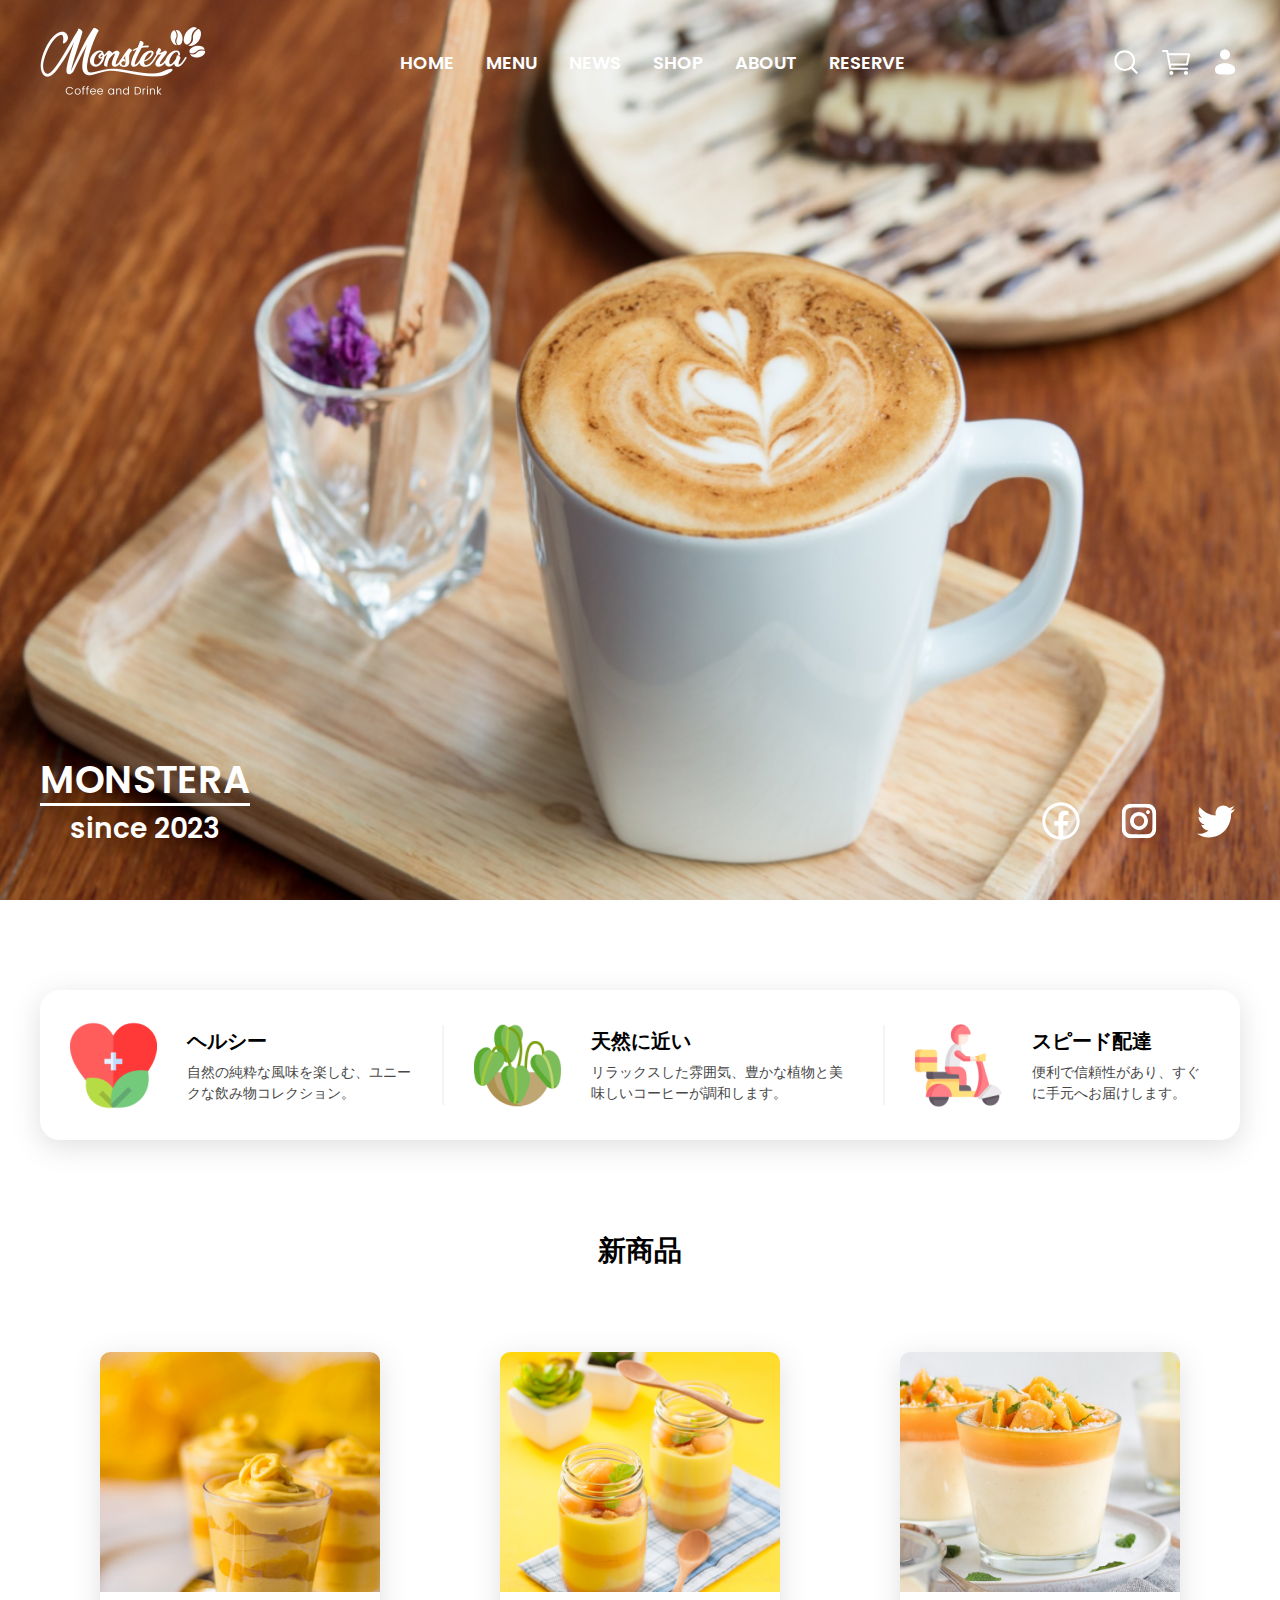
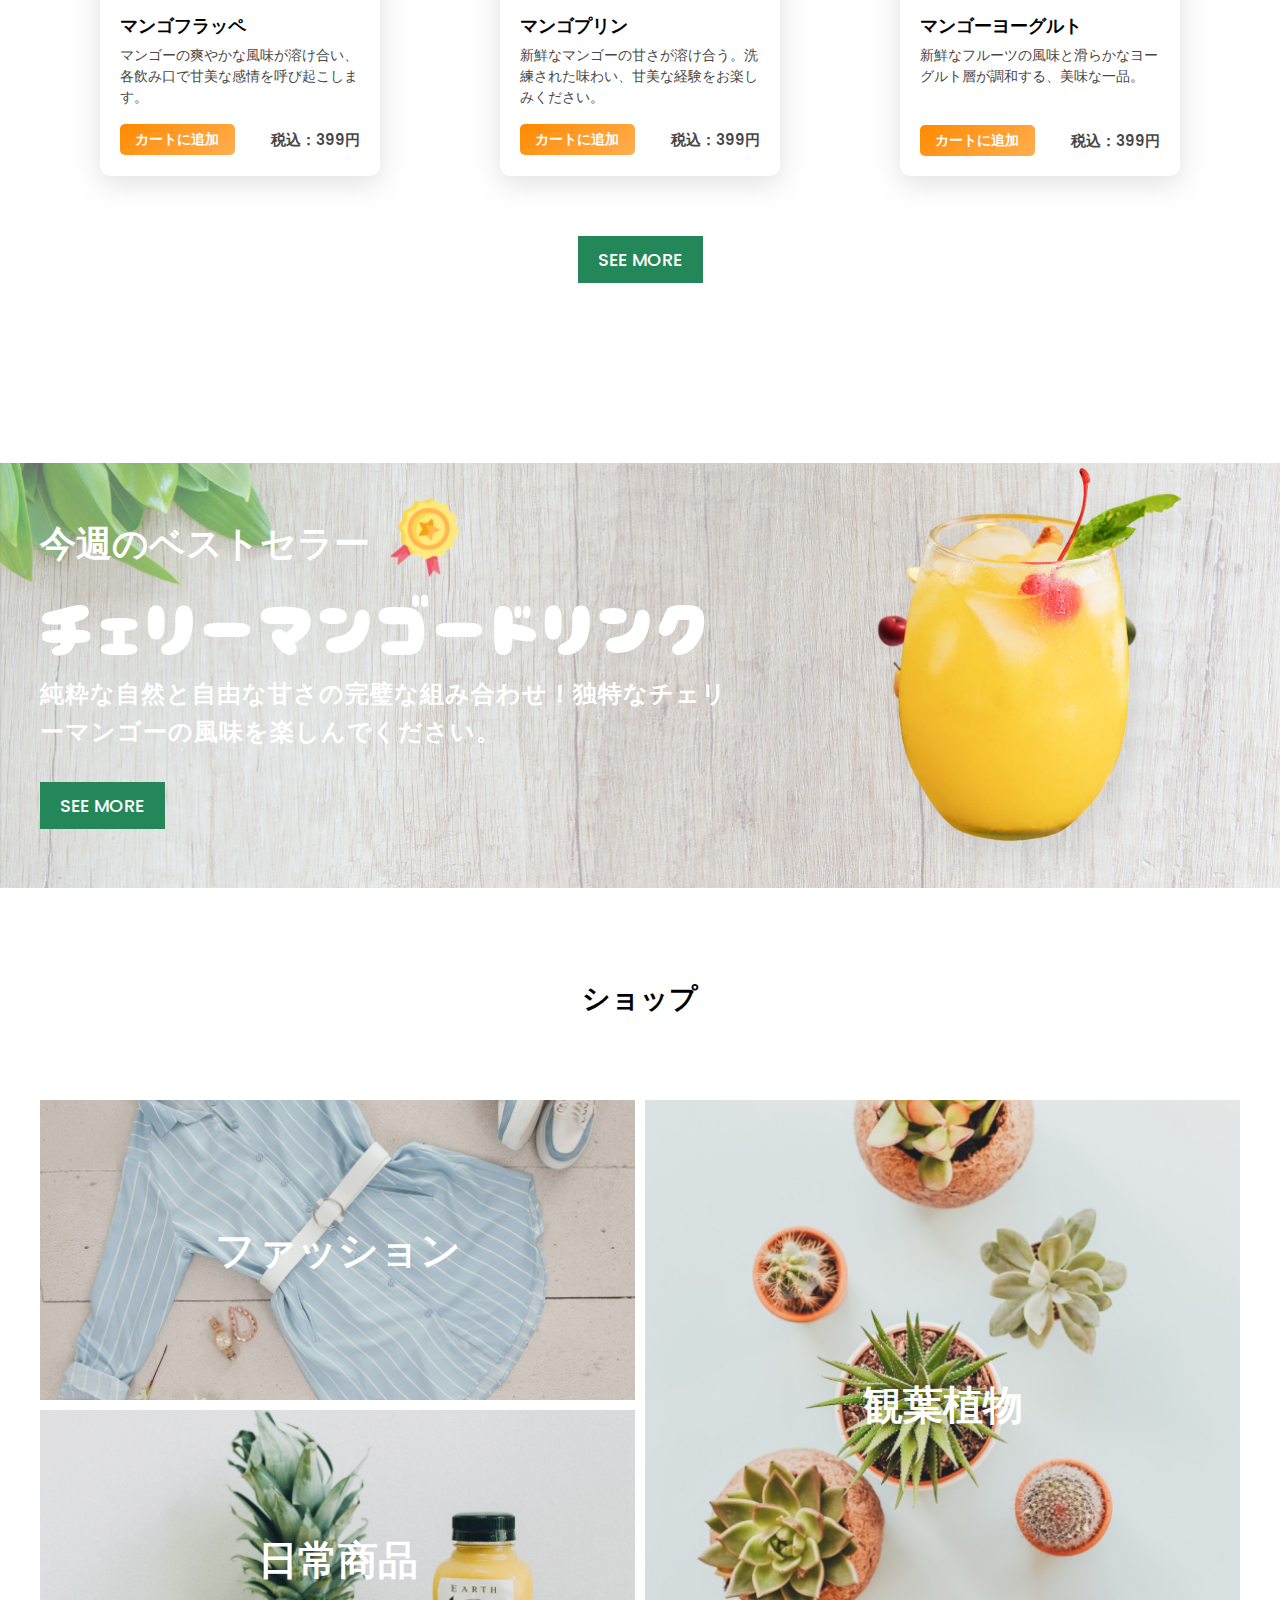
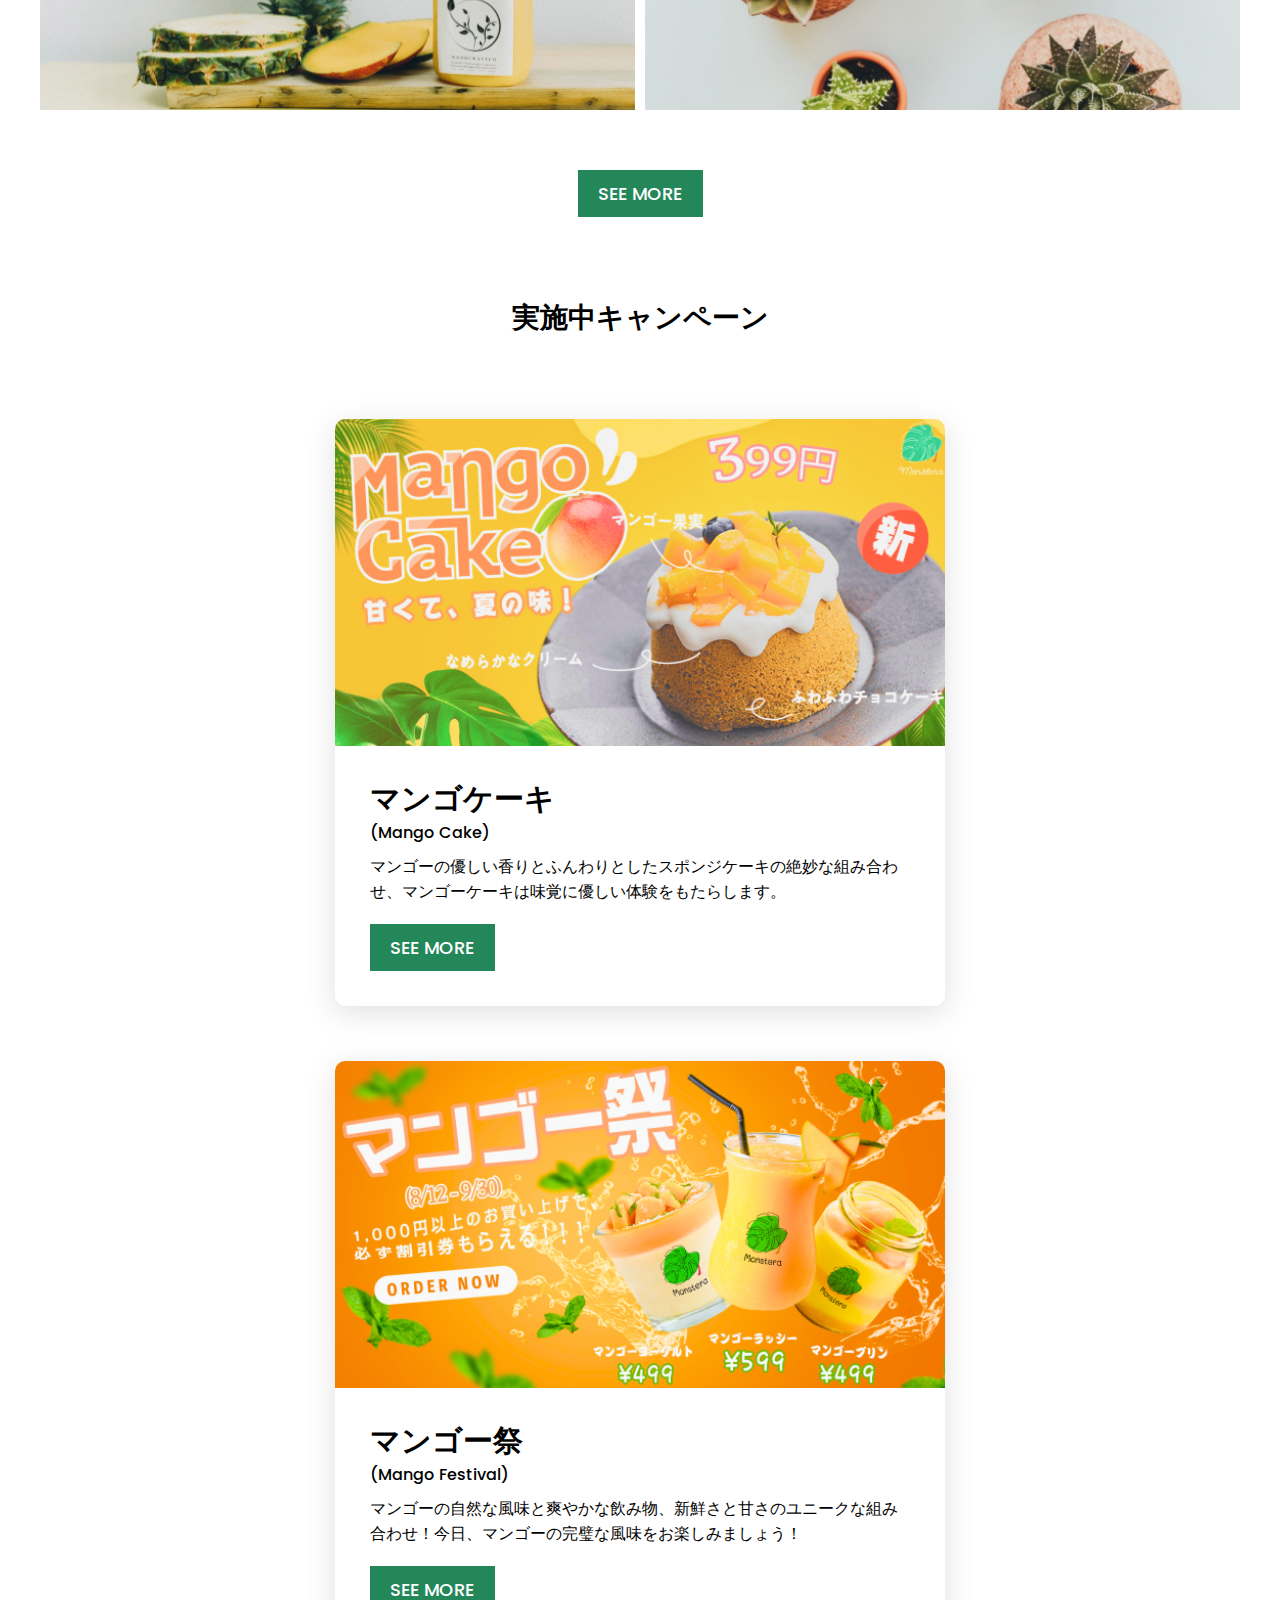
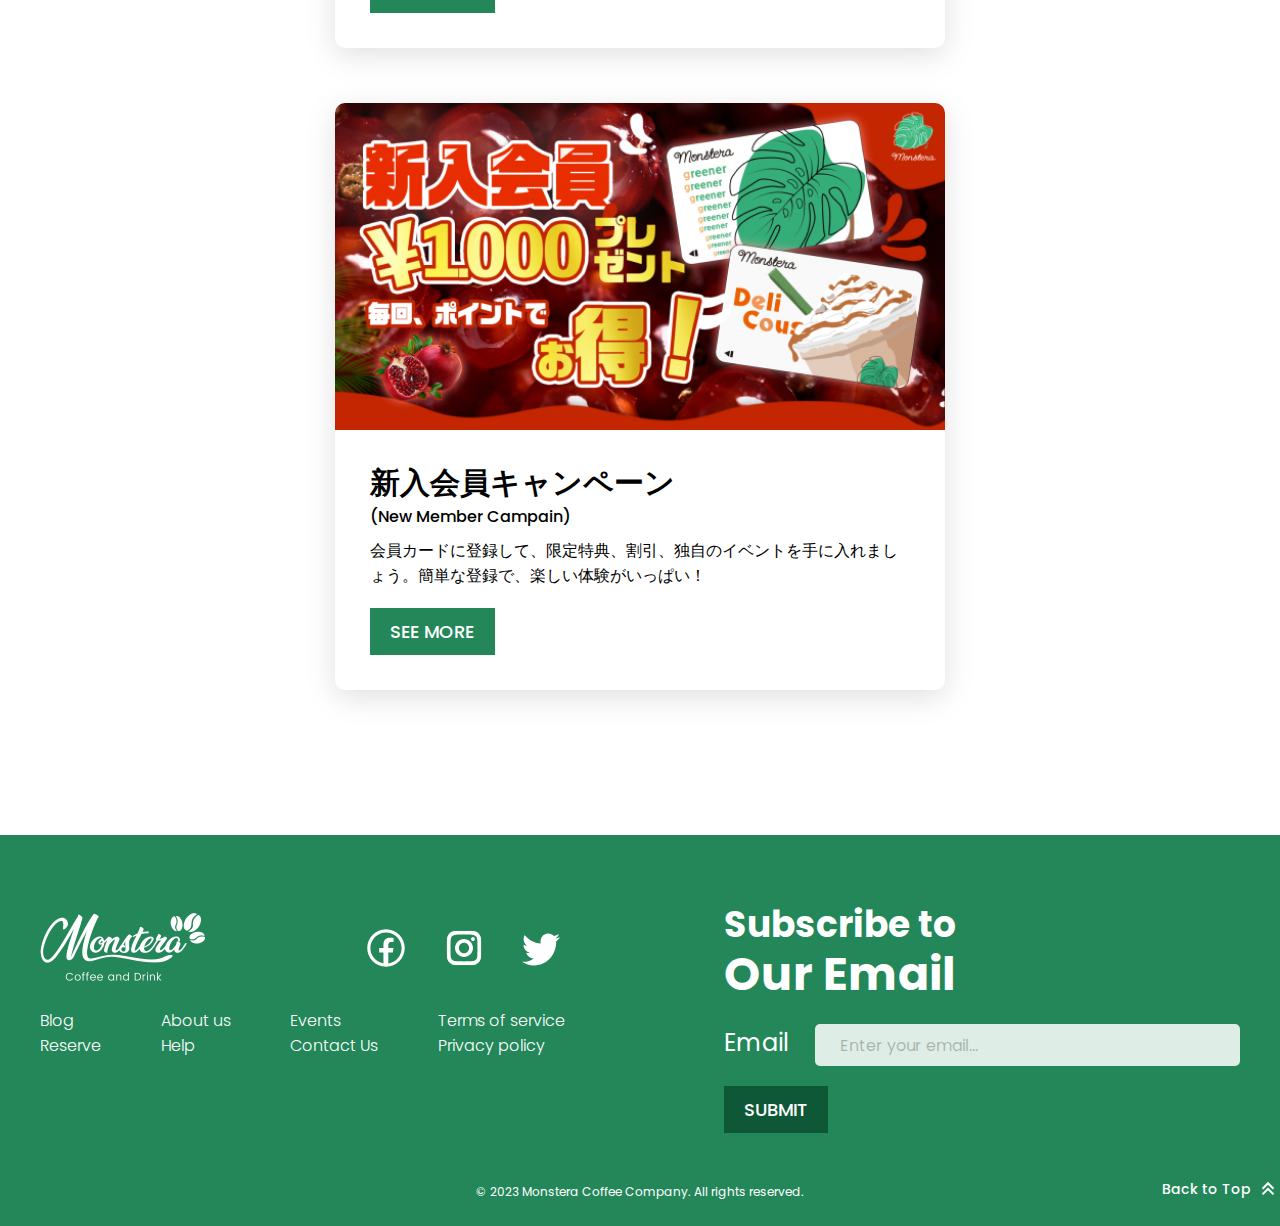
<file: index.html>
<!DOCTYPE html>
<html lang="en">
<head>
    <meta charset="UTF-8">
    <meta name="viewport" content="width=device-width, initial-scale=1.0">
    <link rel="icon" href="./images/logo-black.png">
    <title>Monstera | Home</title>
    <link rel="stylesheet" href="./css/home-style.css">
    <link rel="preconnect" href="https://fonts.googleapis.com">
    <link rel="preconnect" href="https://fonts.gstatic.com" crossorigin>
    <link href="https://fonts.googleapis.com/css2?family=Cherry+Bomb+One&family=Poppins:wght@300;400;500;600;700;800&family=Send+Flowers&display=swap" rel="stylesheet">
</head>
<body>
    <div class="header-dark">
    </div>  
    <div class="global-main global-main--login">
        <img srcset="images/home/form-logo.png 2x" alt="" class="login-logo">
        <p class="login-title">ログイン</p>
        <p class="login-sub">Monsteraアカウントでログイン</p>
        <form action="#" class="login-form">
            <label for="login-input" class="login-label">メール</label>
            <input type="email" class="login-input" placeholder="Enter your email..." required>
        </form>
        <form action="#" class="login-form">
            <label for="login-input" class="login-label">パスワード</label>
            <input type="password" class="login-input" placeholder="Enter your password..." required>
        </form>
        <button class="login-btn main-btn">ログイン</button>
        <p class="login-forget">パスワードをお忘れですか？</p>
        <div class="login-line"></div>
        <div class="login-diff">
            <p>または</p>
            <div class="login-sns-wrap">
                <img src="images/home/Google.png" alt="" class="login-sns">
                <img src="images/home/Facebook.png" alt="" class="login-sns">
                <img src="images/home/Apple.png" alt="" class="login-sns">
            </div>
            <p>
                で
                <span class="login-change-color">ログイン</span>
            </p>
        </div>
        <a href="#" class="login-new">Monsteraアカウントを新規作成</a>
    </div>
    <div class="global-login--comp global-main">
        <p class="comp-title">Monstera</p>
        <img src="images/home/form-logo.png" alt="" class="comp-logo">
        <div class="comp-check">
            <svg xmlns="http://www.w3.org/2000/svg" width="50" height="50" viewBox="0 0 64 64" fill="none">
                <g clip-path="url(#clip0_32_2096)">
                  <path d="M32.0146 64.0293C49.6958 64.0293 64.0293 49.6958 64.0293 32.0146C64.0293 14.3334 49.6958 0 32.0146 0C14.3334 0 0 14.3334 0 32.0146C0 49.6958 14.3334 64.0293 32.0146 64.0293Z" fill="#90C385"/>
                  <path d="M15.0259 30.0229C15.0259 30.0229 28.3531 37.8142 30.96 48.8568C34.6506 27.1232 48.9737 19.6833 48.9737 19.6833" stroke="white" stroke-width="7" stroke-linecap="round" stroke-linejoin="round"/>
                </g>
                <defs>
                  <clipPath id="clip0_32_2096">
                    <rect width="64" height="64" fill="white"/>
                  </clipPath>
                </defs>
            </svg>
        </div>
        <p class="comp-sub">ログインが完了しました！</p>
        <div class="comp-btn-wrap">
            <button class="main-btn comp-btn">完了</button>
        </div>
    </div>
    <div class="update global-main">
        <div class="update-loader">
            <div class="update-item update-item1"></div>
            <div class="update-item update-item2"></div>
            <div class="update-item update-item3"></div>
        </div>
        <p class="update-text">Feature is being updated</p>
        <p class="update-sub">Please try later!</p>
    </div>
    <div class="wrapper">
        <header class="header" id="header"> 
            <div class="slider">
                <div class="img-item img1"></div>
                <div class="img-item img2"></div>
                <div class="img-item img3"></div>
                <div class="img-item img4"></div>
            </div>
            <div class="header-top container">
                <div class="logo-box">
                    <a href="./index.html">
                        <img srcset="./images/textLogo--white.png 2x" alt="">
                    </a>
                </div>
                <nav>
                    <ul class="menu-list">
                        <li class="menu-item"><a href="#">HOME</a></li>
                        <li class="menu-item"><a href="./menu.html">MENU</a></li>
                        <li class="menu-item"><a href="./news.html">NEWS</a></li>
                        <li class="menu-item"><a href="./shop.html">SHOP</a></li>
                        <li class="menu-item"><a href="./about.html">ABOUT</a></li>
                        <li class="menu-item"><a href="./reserve.html">RESERVE</a></li>
                    </ul>
                </nav>
                <div class="header-future">
                    <div class="header-future-item header-search">
                        <svg xmlns="http://www.w3.org/2000/svg" width="32" height="32" viewBox="0 0 29 29" fill="none">
                            <path d="M24.1666 24.1667L19.2729 19.2729M19.2729 19.2729C20.0584 18.4874 20.6814 17.555 21.1065 16.5287C21.5316 15.5024 21.7504 14.4025 21.7504 13.2917C21.7504 12.1808 21.5316 11.0809 21.1065 10.0546C20.6814 9.02837 20.0584 8.09588 19.2729 7.31042C18.4874 6.52495 17.5549 5.90188 16.5287 5.47679C15.5024 5.05169 14.4025 4.8329 13.2917 4.8329C12.1808 4.8329 11.0809 5.05169 10.0546 5.47679C9.02836 5.90188 8.09587 6.52495 7.3104 7.31042C5.72407 8.89674 4.83289 11.0483 4.83289 13.2917C4.83289 15.5351 5.72407 17.6866 7.3104 19.2729C8.89673 20.8592 11.0482 21.7504 13.2917 21.7504C15.5351 21.7504 17.6866 20.8592 19.2729 19.2729Z" stroke="white" stroke-width="2" stroke-linecap="round" stroke-linejoin="round"/>
                        </svg>
                        <div class="header-search-drop">
                            <div class="header-search-wrap">
                                <input type="text" class="header-search-input" placeholder="入力して検索">
                                <a href="#">
                                    <button class="header-search-btn main-btn">
                                        検索
                                    </button>
                                </a>
                            </div>
                        </div>
                    </div>
                    <div class="header-future-item header-cart">
                        <svg xmlns="http://www.w3.org/2000/svg" width="28" height="25" viewBox="0 0 28 25" fill="none">
                            <path d="M9.35665 23.9808C9.93356 23.9808 10.4012 23.5131 10.4012 22.9362C10.4012 22.3593 9.93356 21.8916 9.35665 21.8916C8.77975 21.8916 8.31207 22.3593 8.31207 22.9362C8.31207 23.5131 8.77975 23.9808 9.35665 23.9808Z" stroke="white" stroke-width="2" stroke-linecap="round" stroke-linejoin="round"/>
                            <path d="M23.9808 23.9808C24.5577 23.9808 25.0254 23.5131 25.0254 22.9362C25.0254 22.3593 24.5577 21.8916 23.9808 21.8916C23.4039 21.8916 22.9362 22.3593 22.9362 22.9362C22.9362 23.5131 23.4039 23.9808 23.9808 23.9808Z" stroke="white" stroke-width="2" stroke-linecap="round" stroke-linejoin="round"/>
                            <path d="M1 1H5.17833L8.31208 18.7579H25.0254" stroke="white" stroke-width="2" stroke-linecap="round" stroke-linejoin="round"/>
                            <path d="M8.31206 14.5796H24.5971C24.7179 14.5797 24.835 14.5379 24.9284 14.4613C25.0219 14.3848 25.0859 14.2782 25.1096 14.1598L26.9898 4.75855C27.005 4.68274 27.0032 4.60451 26.9844 4.5295C26.9657 4.4545 26.9306 4.38458 26.8815 4.32481C26.8325 4.26504 26.7708 4.21689 26.7009 4.18385C26.631 4.15081 26.5547 4.1337 26.4773 4.13376H6.2229" stroke="white" stroke-width="2" stroke-linecap="round" stroke-linejoin="round"/>
                        </svg>
                    </div>
                    <div class="header-future-item header-user">
                        <svg xmlns="http://www.w3.org/2000/svg" width="30" height="30" viewBox="0 0 28 28" fill="none">
                            <path d="M14 11.6667C16.5774 11.6667 18.6667 9.57732 18.6667 6.99999C18.6667 4.42267 16.5774 2.33333 14 2.33333C11.4227 2.33333 9.33337 4.42267 9.33337 6.99999C9.33337 9.57732 11.4227 11.6667 14 11.6667Z" fill="white"/>
                            <path d="M23.3334 20.4167C23.3334 23.3158 23.3334 25.6667 14 25.6667C4.66669 25.6667 4.66669 23.3158 4.66669 20.4167C4.66669 17.5175 8.84569 15.1667 14 15.1667C19.1544 15.1667 23.3334 17.5175 23.3334 20.4167Z" fill="white"/>
                        </svg>
                        <div class="header-dropdown">
                            <ul class="header-dropdown-list">
                                <li class="header-dropdown-item" id="log-in">Log In</li>
                                <li class="header-dropdown-item" id="sign-up">Sign Up</li>
                                <li class="header-dropdown-item" id="privacy">Privacy</li>
                                <li class="header-dropdown-item" id="term">Terms & Services</li>
                            </ul>
                        </div>
                    </div>
                </div>
            </div>
            <div class="header-bottom container">
                <div class="header-bottom-content">
                    <p class="header-mon">monstera</p>
                    <p class="header-sin">since 2023</p>
                </div>
                <div class="sns-list">
                    <a class="facebook" href="#">
                        <svg xmlns="http://www.w3.org/2000/svg" width="50" height="50" viewBox="0 0 34 34" fill="none">
                            <path d="M17 4.25C9.9705 4.25 4.25 9.9705 4.25 17C4.25 24.0295 9.9705 29.75 17 29.75C24.0295 29.75 29.75 24.0295 29.75 17C29.75 9.9705 24.0295 4.25 17 4.25ZM17 6.375C22.8809 6.375 27.625 11.1191 27.625 17C27.6276 19.5436 26.7155 22.0033 25.0552 23.9303C23.3949 25.8572 21.097 27.1229 18.581 27.4964V20.0983H21.607L22.0819 17.0244H18.581V15.3457C18.581 14.0707 19.0007 12.937 20.1939 12.937H22.1117V10.2553C21.7749 10.2096 21.0619 10.1107 19.7147 10.1107C16.9012 10.1107 15.2522 11.5961 15.2522 14.9813V17.0244H12.3601V20.0983H15.2522V27.4699C12.771 27.0615 10.5158 25.7842 8.88961 23.8662C7.26341 21.9483 6.37212 19.5146 6.375 17C6.375 11.1191 11.1191 6.375 17 6.375Z" fill="white"/>
                        </svg>
                    </a>
                    <a class="instagram" href="#">
                        <svg xmlns="http://www.w3.org/2000/svg" width="36" height="36" viewBox="0 0 25 26" fill="none">
                            <g clip-path="url(#clip0_1_73)">
                              <path d="M18.0396 0.580208C19.3083 0.638542 20.1854 0.825 20.9958 1.13958C21.7642 1.42689 22.4599 1.87999 23.0333 2.46667C23.62 3.04009 24.0731 3.73575 24.3604 4.50417C24.675 5.31562 24.8615 6.19167 24.9198 7.46042C24.9917 9.03333 25 9.5875 25 13C25 16.4125 24.9917 16.9667 24.9198 18.5396C24.8615 19.8083 24.675 20.6854 24.3604 21.4969C24.073 22.2649 23.6199 22.9602 23.0333 23.5333C22.4599 24.12 21.7643 24.5731 20.9958 24.8604C20.1844 25.175 19.3083 25.3615 18.0396 25.4198C16.4667 25.4917 15.9135 25.5 12.5 25.5C9.08646 25.5 8.53229 25.4917 6.96042 25.4198C5.69167 25.3615 4.81458 25.175 4.00312 24.8604C3.23507 24.573 2.53977 24.1199 1.96667 23.5333C1.37999 22.9599 0.926886 22.2642 0.639583 21.4958C0.325 20.6844 0.138542 19.8083 0.0802083 18.5396C0.00833333 16.9688 0 16.4146 0 13C0 9.58646 0.00833333 9.03125 0.0802083 7.46042C0.138542 6.19167 0.325 5.31458 0.639583 4.50417C0.926886 3.73575 1.37999 3.04009 1.96667 2.46667C2.53979 1.88012 3.23508 1.42702 4.00312 1.13958C4.81562 0.825 5.69167 0.638542 6.96042 0.580208C8.53125 0.508333 9.08542 0.5 12.5 0.5C15.9135 0.5 16.4688 0.508333 18.0396 0.580208ZM12.5 3.27812C9.125 3.27812 8.60833 3.28542 7.08646 3.35521C6.12083 3.39896 5.54167 3.52187 5.00937 3.72917C4.60081 3.87732 4.23164 4.11714 3.93021 4.43021C3.61647 4.73109 3.37654 5.10043 3.22917 5.50937C3.02292 6.04062 2.89896 6.62083 2.85521 7.58646C2.78542 9.10833 2.77812 9.625 2.77812 13C2.77812 16.375 2.78542 16.8917 2.85521 18.4135C2.89896 19.3792 3.02187 19.9583 3.22917 20.4896C3.40625 20.9437 3.59375 21.2323 3.93021 21.5698C4.26771 21.9073 4.55625 22.0948 5.00937 22.2708C5.54062 22.4771 6.12083 22.601 7.08646 22.6448C8.60937 22.7146 9.12604 22.7219 12.5 22.7219C15.875 22.7219 16.3906 22.7146 17.9135 22.6448C18.8792 22.601 19.4583 22.4781 19.9906 22.2708C20.3992 22.1227 20.7684 21.8829 21.0698 21.5698C21.4073 21.2323 21.5948 20.9437 21.7708 20.4906C21.9771 19.9594 22.101 19.3792 22.1448 18.4135C22.2146 16.8906 22.2219 16.374 22.2219 13C22.2219 9.62604 22.2146 9.10937 22.1448 7.58646C22.101 6.62083 21.9781 6.04167 21.7708 5.51042C21.6235 5.10113 21.3836 4.73143 21.0698 4.43021C20.7686 4.11637 20.3989 3.87643 19.9896 3.72917C19.4583 3.52292 18.8781 3.39896 17.9125 3.35521C16.3906 3.28542 15.874 3.27812 12.499 3.27812H12.5ZM12.5 19.4812C10.7811 19.4812 9.13253 18.7984 7.91706 17.5829C6.70159 16.3675 6.01875 14.7189 6.01875 13C6.01875 11.2811 6.70159 9.63253 7.91706 8.41706C9.13253 7.20159 10.7811 6.51875 12.5 6.51875C14.2189 6.51875 15.8675 7.20159 17.0829 8.41706C18.2984 9.63253 18.9812 11.2811 18.9812 13C18.9812 14.7189 18.2984 16.3675 17.0829 17.5829C15.8675 18.7984 14.2189 19.4812 12.5 19.4812ZM12.5 16.7042C13.4824 16.7042 14.4246 16.3139 15.1192 15.6192C15.8139 14.9246 16.2042 13.9824 16.2042 13C16.2042 12.0176 15.8139 11.0754 15.1192 10.3808C14.4246 9.68609 13.4824 9.29583 12.5 9.29583C11.5176 9.29583 10.5754 9.68609 9.88076 10.3808C9.18609 11.0754 8.79583 12.0176 8.79583 13C8.79583 13.9824 9.18609 14.9246 9.88076 15.6192C10.5754 16.3139 11.5176 16.7042 12.5 16.7042ZM18.9812 7.90729C18.6128 7.90729 18.2595 7.76094 17.999 7.50044C17.7385 7.23994 17.5922 6.88663 17.5922 6.51823C17.5922 6.14983 17.7385 5.79651 17.999 5.53601C18.2595 5.27551 18.6128 5.12917 18.9812 5.12917C19.3497 5.12917 19.703 5.27551 19.9635 5.53601C20.224 5.79651 20.3703 6.14983 20.3703 6.51823C20.3703 6.88663 20.224 7.23994 19.9635 7.50044C19.703 7.76094 19.3497 7.90729 18.9812 7.90729Z" fill="white"/>
                            </g>
                            <defs>
                              <clipPath id="clip0_1_73">
                                <rect width="25" height="25" fill="white" transform="translate(0 0.5)"/>
                              </clipPath>
                            </defs>
                        </svg>
                    </a>
                    <a class="twitter" href="#">
                        <svg xmlns="http://www.w3.org/2000/svg" width="48" height="45" viewBox="0 0 31 32" fill="none">
                            <path d="M29.0109 8.00001C28.0163 8.46668 26.9442 8.77334 25.8334 8.92001C26.97 8.21334 27.8484 7.09334 28.2617 5.74668C27.1896 6.41334 26.0013 6.88001 24.7484 7.14668C23.7279 6.00001 22.2942 5.33334 20.6667 5.33334C17.6313 5.33334 15.1513 7.89334 15.1513 11.0533C15.1513 11.5067 15.2029 11.9467 15.2934 12.36C10.695 12.12 6.60045 9.84001 3.87503 6.38668C3.39711 7.22668 3.12586 8.21334 3.12586 9.25334C3.12586 11.24 4.09461 13 5.59295 14C4.67586 14 3.82336 13.7333 3.0742 13.3333V13.3733C3.0742 16.1467 4.98586 18.4667 7.51753 18.9867C6.70472 19.2163 5.8514 19.2482 5.02461 19.08C5.37544 20.2167 6.06252 21.2112 6.98926 21.9239C7.916 22.6366 9.03582 23.0316 10.1913 23.0533C8.23264 24.6539 5.80478 25.5191 3.3067 25.5067C2.86753 25.5067 2.42836 25.48 1.9892 25.4267C4.44336 27.0533 7.36253 28 10.4884 28C20.6667 28 26.2596 19.28 26.2596 11.72C26.2596 11.4667 26.2596 11.2267 26.2467 10.9733C27.3317 10.1733 28.2617 9.16001 29.0109 8.00001Z" fill="white"/>
                        </svg>
                    </a>
                </div>
            </div>
        </header>
        <section class="main">
            <div class="merit container">
                <div class="merit-container">
                    <div class="merit-item">
                        <img srcset="images/home/merit1.png 2x" alt="" class="merit-img">
                        <div class="merit-content">
                            <h3 class="merit-title">ヘルシー</h3>
                            <p class="merit-desc">自然の純粋な風味を楽しむ、ユニークな飲み物コレクション。</p>
                        </div>
                    </div>
                    <div class="merit-line"></div>
                    <div class="merit-item">
                        <img srcset="images/home/merit2.png 2x" alt="" class="merit-img">
                        <div class="merit-content">
                            <h3 class="merit-title">天然に近い</h3>
                            <p class="merit-desc">リラックスした雰囲気、豊かな植物と美味しいコーヒーが調和します。</p>
                        </div>
                    </div>
                    <div class="merit-line"></div>
                    <div class="merit-item">
                        <img srcset="images/home/merit3.png 2x" alt="" class="merit-img">
                        <div class="merit-content">
                            <h3 class="merit-title">スピード配達</h3>
                            <p class="merit-desc">便利で信頼性があり、すぐに手元へお届けします。</p>
                        </div>
                    </div>
                </div>
            </div>
            <div class="new container">
                <div class="main-title">
                    <h2>新商品</h2>
                </div>
                <div class="new-wrap">
                    <div class="new-item">
                        <div class="new-img">
                            <img srcset="images/home/new1.png 2x" alt="">
                        </div>
                        <div class="new-content">
                            <p class="new-title">マンゴフラッペ</p>
                            <p class="new-desc">マンゴーの爽やかな風味が溶け合い、各飲み口で甘美な感情を呼び起こします。</p>
                            <div class="new-future">
                                <button class="new-btn">
                                    <p class="new-add">カートに追加</p>
                                    <img srcset="images/home/new-cart.png 2x" alt="" class="new-cart">
                                </button>
                                <div class="new-price">
                                    税込：399円
                                </div>
                            </div>
                        </div>
                    </div>
                    <div class="new-item">
                        <div class="new-img">
                            <img srcset="images/home/new2.png 2x" alt="">
                        </div>
                        <div class="new-content">
                            <p class="new-title">マンゴプリン</p>
                            <p class="new-desc"> 新鮮なマンゴーの甘さが溶け合う。洗練された味わい、甘美な経験をお楽しみください。</p>
                            <div class="new-future">
                                <button class="new-btn">
                                    <p class="new-add">カートに追加</p>
                                    <img srcset="images/home/new-cart.png 2x" alt="" class="new-cart">
                                </button>
                                <div class="new-price">
                                    税込：399円
                                </div>
                            </div>
                        </div>
                    </div>
                    <div class="new-item">
                        <div class="new-img">
                            <img srcset="images/home/new3.png 2x" alt="">
                        </div>
                        <div class="new-content">
                            <div class="new-text">
                                <p class="new-title">マンゴーヨーグルト</p>
                                <p class="new-desc">新鮮なフルーツの風味と滑らかなヨーグルト層が調和する、美味な一品。</p>
                                <div class="new-future">
                            </div>
                            <div class="new-bottom">
                                <a href="#">
                                    <button class="new-btn">
                                        <p class="new-add">カートに追加</p>
                                        <img srcset="images/home/new-cart.png 2x" alt="" class="new-cart">
                                    </button>
                                </a>
                                <div class="new-price">
                                    税込：399円
                                </div>
                            </div>
                            </div>
                        </div>
                    </div>
                </div>
                <button class="more-btn main-btn" onclick="location.href='./menu.html'">
                    <p>SEE MORE</p>
                    <img srcset="images/right-arrow.png 2x" alt="" class="right-arrow">
                </button>
            </div>
            <div class="best">
                <div class="best-container container">
                    <div class="best-content">
                        <div class="best-content-top">
                            <p>今週のベストセラー</p>
                            <img src="images/home/best-medal.png" alt="" class="best-medal">
                        </div>
                        <div class="best-title">チェリーマンゴードリンク</div>
                        <p class="best-desc">純粋な自然と自由な甘さの完璧な組み合わせ！独特なチェリーマンゴーの風味を楽しんでください。</p>
                        <button class="best-btn more-btn main-btn" onclick="location.href='./menu.html'">
                            <p>SEE MORE</p>
                            <img srcset="images/right-arrow.png 2x" alt="" class="right-arrow">
                        </button>
                    </div>
                    <div class="best-img">
                        <img srcset="images/home/best-img.png 2x" alt="" class="best-cup">
                        <img srcset="images/home/best-fruit.png 2x" alt="" class="best-fruit">
                    </div>
                </div>
            </div>
            <div class="shop">
                <div class="main-title">
                    <h2>ショップ</h2>
                </div>
                <div class="shop-container container">
                    <div class="shop-fashion shop-item">
                        <h3 class="shop-title">ファッション</h3>
                        <div class="shop-img-wrap"><img srcset="images/home/shop-fashion.jpg 2x" alt="" class="shop-img"></div>
                    </div>
                    <div class="shop-product shop-item">
                        <h3 class="shop-title">日常商品</h3>
                        <div class="shop-img-wrap"><img srcset="images/home/shop-product.jpg 2x" alt="" class="shop-img"></div>
                    </div>
                    <div class="shop-plant shop-item">
                        <h3 class="shop-title">観葉植物</h3>
                        <div class="shop-img-wrap"><img srcset="images/home/shop-plant.jpg 2x" alt="" class="shop-img"></div>
                    </div>
                </div>
                <button class="more-btn main-btn" onclick="location.href='./shop.html'">
                    <p>SEE MORE</p>
                    <img srcset="images/right-arrow.png 2x" alt="" class="right-arrow">
                </button>
            </div>
            <div class="campain container">
                <div class="main-title">
                    <h2>実施中キャンペーン</h2>
                </div>
                <div class="campain-container">
                    <div class="campain-item">
                        <div class="campain-img">
                            <img src="images/home/campain1.jpg" alt="">
                        </div>
                        <div class="campain-content">
                            <div class="campain-text">
                                <h2 class="campain-title">マンゴケーキ</h2>
                                <p class="campain-sub">(Mango Cake)</p>
                                <p class="campain-desc">マンゴーの優しい香りとふんわりとしたスポンジケーキの絶妙な組み合わせ、マンゴーケーキは味覚に優しい体験をもたらします。</p>
                            </div>
                            <button class="best-btn more-btn main-btn" onclick="location.href='./news.html'">
                                <p>SEE MORE</p>
                                <img srcset="images/right-arrow.png 2x" alt="" class="right-arrow">
                            </button>
                        </div>
                    </div>
                    <div class="campain-item">
                        <div class="campain-img">
                            <img src="images/home/campain2.jpg" alt="">
                        </div>
                        <div class="campain-content">
                            <div class="campain-text">
                                <h2 class="campain-title">マンゴー祭</h2>
                                <p class="campain-sub">(Mango Festival)</p>
                                <p class="campain-desc">マンゴーの自然な風味と爽やかな飲み物、新鮮さと甘さのユニークな組み合わせ！今日、マンゴーの完璧な風味をお楽しみましょう！</p>
                            </div>
                            <button class="campain-btn-2 more-btn main-btn" onclick="location.href='./news.html'">
                                <p>SEE MORE</p>
                                <img srcset="images/right-arrow.png 2x" alt="" class="right-arrow">
                            </button>
                        </div>
                    </div>
                    <div class="campain-item">
                        <div class="campain-img">
                            <img src="images/home/campain3.jpg" alt="">
                        </div>
                        <div class="campain-content">
                            <div class="campain-text">
                                <h2 class="campain-title">新入会員キャンペーン</h2>
                                <p class="campain-sub">(New Member Campain)</p>
                                <p class="campain-desc">会員カードに登録して、限定特典、割引、独自のイベントを手に入れましょう。簡単な登録で、楽しい体験がいっぱい！</p>
                            </div>
                            <button class="best-btn more-btn main-btn" onclick="location.href='./news.html'">
                                <p>SEE MORE</p>
                                <img srcset="images/right-arrow.png 2x" alt="" class="right-arrow">
                            </button>
                        </div>
                    </div>
                </div>
            </div>
        </section>
        <footer class="footer">
            <div class="footer-container container">
                <div class="footer-main">
                    <div class="footer-content">
                        <div class="footer-top">
                            <img srcset="images/textLogo--white.png 2x" alt="">
                            <div class="sns-list">
                                <a class="facebook" href="#">
                                    <svg xmlns="http://www.w3.org/2000/svg" width="50" height="50" viewBox="0 0 34 34" fill="none">
                                        <path d="M17 4.25C9.9705 4.25 4.25 9.9705 4.25 17C4.25 24.0295 9.9705 29.75 17 29.75C24.0295 29.75 29.75 24.0295 29.75 17C29.75 9.9705 24.0295 4.25 17 4.25ZM17 6.375C22.8809 6.375 27.625 11.1191 27.625 17C27.6276 19.5436 26.7155 22.0033 25.0552 23.9303C23.3949 25.8572 21.097 27.1229 18.581 27.4964V20.0983H21.607L22.0819 17.0244H18.581V15.3457C18.581 14.0707 19.0007 12.937 20.1939 12.937H22.1117V10.2553C21.7749 10.2096 21.0619 10.1107 19.7147 10.1107C16.9012 10.1107 15.2522 11.5961 15.2522 14.9813V17.0244H12.3601V20.0983H15.2522V27.4699C12.771 27.0615 10.5158 25.7842 8.88961 23.8662C7.26341 21.9483 6.37212 19.5146 6.375 17C6.375 11.1191 11.1191 6.375 17 6.375Z" fill="white"/>
                                    </svg>
                                </a>
                                <a class="instagram" href="#">
                                    <svg xmlns="http://www.w3.org/2000/svg" width="36" height="36" viewBox="0 0 25 26" fill="none">
                                        <g clip-path="url(#clip0_1_73)">
                                          <path d="M18.0396 0.580208C19.3083 0.638542 20.1854 0.825 20.9958 1.13958C21.7642 1.42689 22.4599 1.87999 23.0333 2.46667C23.62 3.04009 24.0731 3.73575 24.3604 4.50417C24.675 5.31562 24.8615 6.19167 24.9198 7.46042C24.9917 9.03333 25 9.5875 25 13C25 16.4125 24.9917 16.9667 24.9198 18.5396C24.8615 19.8083 24.675 20.6854 24.3604 21.4969C24.073 22.2649 23.6199 22.9602 23.0333 23.5333C22.4599 24.12 21.7643 24.5731 20.9958 24.8604C20.1844 25.175 19.3083 25.3615 18.0396 25.4198C16.4667 25.4917 15.9135 25.5 12.5 25.5C9.08646 25.5 8.53229 25.4917 6.96042 25.4198C5.69167 25.3615 4.81458 25.175 4.00312 24.8604C3.23507 24.573 2.53977 24.1199 1.96667 23.5333C1.37999 22.9599 0.926886 22.2642 0.639583 21.4958C0.325 20.6844 0.138542 19.8083 0.0802083 18.5396C0.00833333 16.9688 0 16.4146 0 13C0 9.58646 0.00833333 9.03125 0.0802083 7.46042C0.138542 6.19167 0.325 5.31458 0.639583 4.50417C0.926886 3.73575 1.37999 3.04009 1.96667 2.46667C2.53979 1.88012 3.23508 1.42702 4.00312 1.13958C4.81562 0.825 5.69167 0.638542 6.96042 0.580208C8.53125 0.508333 9.08542 0.5 12.5 0.5C15.9135 0.5 16.4688 0.508333 18.0396 0.580208ZM12.5 3.27812C9.125 3.27812 8.60833 3.28542 7.08646 3.35521C6.12083 3.39896 5.54167 3.52187 5.00937 3.72917C4.60081 3.87732 4.23164 4.11714 3.93021 4.43021C3.61647 4.73109 3.37654 5.10043 3.22917 5.50937C3.02292 6.04062 2.89896 6.62083 2.85521 7.58646C2.78542 9.10833 2.77812 9.625 2.77812 13C2.77812 16.375 2.78542 16.8917 2.85521 18.4135C2.89896 19.3792 3.02187 19.9583 3.22917 20.4896C3.40625 20.9437 3.59375 21.2323 3.93021 21.5698C4.26771 21.9073 4.55625 22.0948 5.00937 22.2708C5.54062 22.4771 6.12083 22.601 7.08646 22.6448C8.60937 22.7146 9.12604 22.7219 12.5 22.7219C15.875 22.7219 16.3906 22.7146 17.9135 22.6448C18.8792 22.601 19.4583 22.4781 19.9906 22.2708C20.3992 22.1227 20.7684 21.8829 21.0698 21.5698C21.4073 21.2323 21.5948 20.9437 21.7708 20.4906C21.9771 19.9594 22.101 19.3792 22.1448 18.4135C22.2146 16.8906 22.2219 16.374 22.2219 13C22.2219 9.62604 22.2146 9.10937 22.1448 7.58646C22.101 6.62083 21.9781 6.04167 21.7708 5.51042C21.6235 5.10113 21.3836 4.73143 21.0698 4.43021C20.7686 4.11637 20.3989 3.87643 19.9896 3.72917C19.4583 3.52292 18.8781 3.39896 17.9125 3.35521C16.3906 3.28542 15.874 3.27812 12.499 3.27812H12.5ZM12.5 19.4812C10.7811 19.4812 9.13253 18.7984 7.91706 17.5829C6.70159 16.3675 6.01875 14.7189 6.01875 13C6.01875 11.2811 6.70159 9.63253 7.91706 8.41706C9.13253 7.20159 10.7811 6.51875 12.5 6.51875C14.2189 6.51875 15.8675 7.20159 17.0829 8.41706C18.2984 9.63253 18.9812 11.2811 18.9812 13C18.9812 14.7189 18.2984 16.3675 17.0829 17.5829C15.8675 18.7984 14.2189 19.4812 12.5 19.4812ZM12.5 16.7042C13.4824 16.7042 14.4246 16.3139 15.1192 15.6192C15.8139 14.9246 16.2042 13.9824 16.2042 13C16.2042 12.0176 15.8139 11.0754 15.1192 10.3808C14.4246 9.68609 13.4824 9.29583 12.5 9.29583C11.5176 9.29583 10.5754 9.68609 9.88076 10.3808C9.18609 11.0754 8.79583 12.0176 8.79583 13C8.79583 13.9824 9.18609 14.9246 9.88076 15.6192C10.5754 16.3139 11.5176 16.7042 12.5 16.7042ZM18.9812 7.90729C18.6128 7.90729 18.2595 7.76094 17.999 7.50044C17.7385 7.23994 17.5922 6.88663 17.5922 6.51823C17.5922 6.14983 17.7385 5.79651 17.999 5.53601C18.2595 5.27551 18.6128 5.12917 18.9812 5.12917C19.3497 5.12917 19.703 5.27551 19.9635 5.53601C20.224 5.79651 20.3703 6.14983 20.3703 6.51823C20.3703 6.88663 20.224 7.23994 19.9635 7.50044C19.703 7.76094 19.3497 7.90729 18.9812 7.90729Z" fill="white"/>
                                        </g>
                                        <defs>
                                          <clipPath id="clip0_1_73">
                                            <rect width="25" height="25" fill="white" transform="translate(0 0.5)"/>
                                          </clipPath>
                                        </defs>
                                    </svg>
                                </a>
                                <a class="twitter" href="#">
                                    <svg xmlns="http://www.w3.org/2000/svg" width="48" height="45" viewBox="0 0 31 32" fill="none">
                                        <path d="M29.0109 8.00001C28.0163 8.46668 26.9442 8.77334 25.8334 8.92001C26.97 8.21334 27.8484 7.09334 28.2617 5.74668C27.1896 6.41334 26.0013 6.88001 24.7484 7.14668C23.7279 6.00001 22.2942 5.33334 20.6667 5.33334C17.6313 5.33334 15.1513 7.89334 15.1513 11.0533C15.1513 11.5067 15.2029 11.9467 15.2934 12.36C10.695 12.12 6.60045 9.84001 3.87503 6.38668C3.39711 7.22668 3.12586 8.21334 3.12586 9.25334C3.12586 11.24 4.09461 13 5.59295 14C4.67586 14 3.82336 13.7333 3.0742 13.3333V13.3733C3.0742 16.1467 4.98586 18.4667 7.51753 18.9867C6.70472 19.2163 5.8514 19.2482 5.02461 19.08C5.37544 20.2167 6.06252 21.2112 6.98926 21.9239C7.916 22.6366 9.03582 23.0316 10.1913 23.0533C8.23264 24.6539 5.80478 25.5191 3.3067 25.5067C2.86753 25.5067 2.42836 25.48 1.9892 25.4267C4.44336 27.0533 7.36253 28 10.4884 28C20.6667 28 26.2596 19.28 26.2596 11.72C26.2596 11.4667 26.2596 11.2267 26.2467 10.9733C27.3317 10.1733 28.2617 9.16001 29.0109 8.00001Z" fill="white"/>
                                    </svg>
                                </a>
                            </div>
                        </div>
                        <div class="footer-feature">
                            <div class="footer-col">
                                <a href="#" class="footer-item">Blog</a>
                                <a href="#" class="footer-item">Reserve</a>
                            </div>
                            <div class="footer-col">
                                <a href="#" class="footer-item">About us</a>
                                <a href="#" class="footer-item">Help</a>
                            </div>
                            <div class="footer-col">
                                <a href="#" class="footer-item">Events</a>
                                <a href="#" class="footer-item">Contact Us</a>
                            </div>
                            <div class="footer-col">
                                <a href="#" class="footer-item">Terms of service</a>
                                <a href="#" class="footer-item">Privacy policy</a>
                            </div>
                        </div>
                    </div>
                    <div class="footer-subs">
                        <p class="footer-subs-title">Subscribe to <br>Our Email</p>
                        <div class="footer-type-box">
                            <form action="#">
                                <label for="footer-type-label" class="footer-type">Email</label>
                                <input type="text" placeholder="Enter your email...">
                            </form>
                        </div>
                        <button class="footer-btn main-btn">SUBMIT</button>
                    </div>
                </div>
                <a href="#header">
                    <div class="footer-to-top">
                        <p>Back to Top</p>
                        <svg xmlns="http://www.w3.org/2000/svg" width="24" height="24" viewBox="0 0 24 24" fill="none">
                            <path d="M12 4.83594L5.79303 11.0429L7.20703 12.4569L12 7.66394L16.793 12.4569L18.207 11.0429L12 4.83594ZM12 10.4859L5.79303 16.6929L7.20703 18.1069L12 13.3139L16.793 18.1069L18.207 16.6929L12 10.4859Z" fill="white"/>
                        </svg>
                    </div>
                </a>
                <div class="footer-copy">
                    &copy; 2023 Monstera Coffee Company. All rights reserved.
                </div>
            </div>
        </footer>
    </div>
    <script src="./js/global.js"></script>
</body>
</html>
</file>
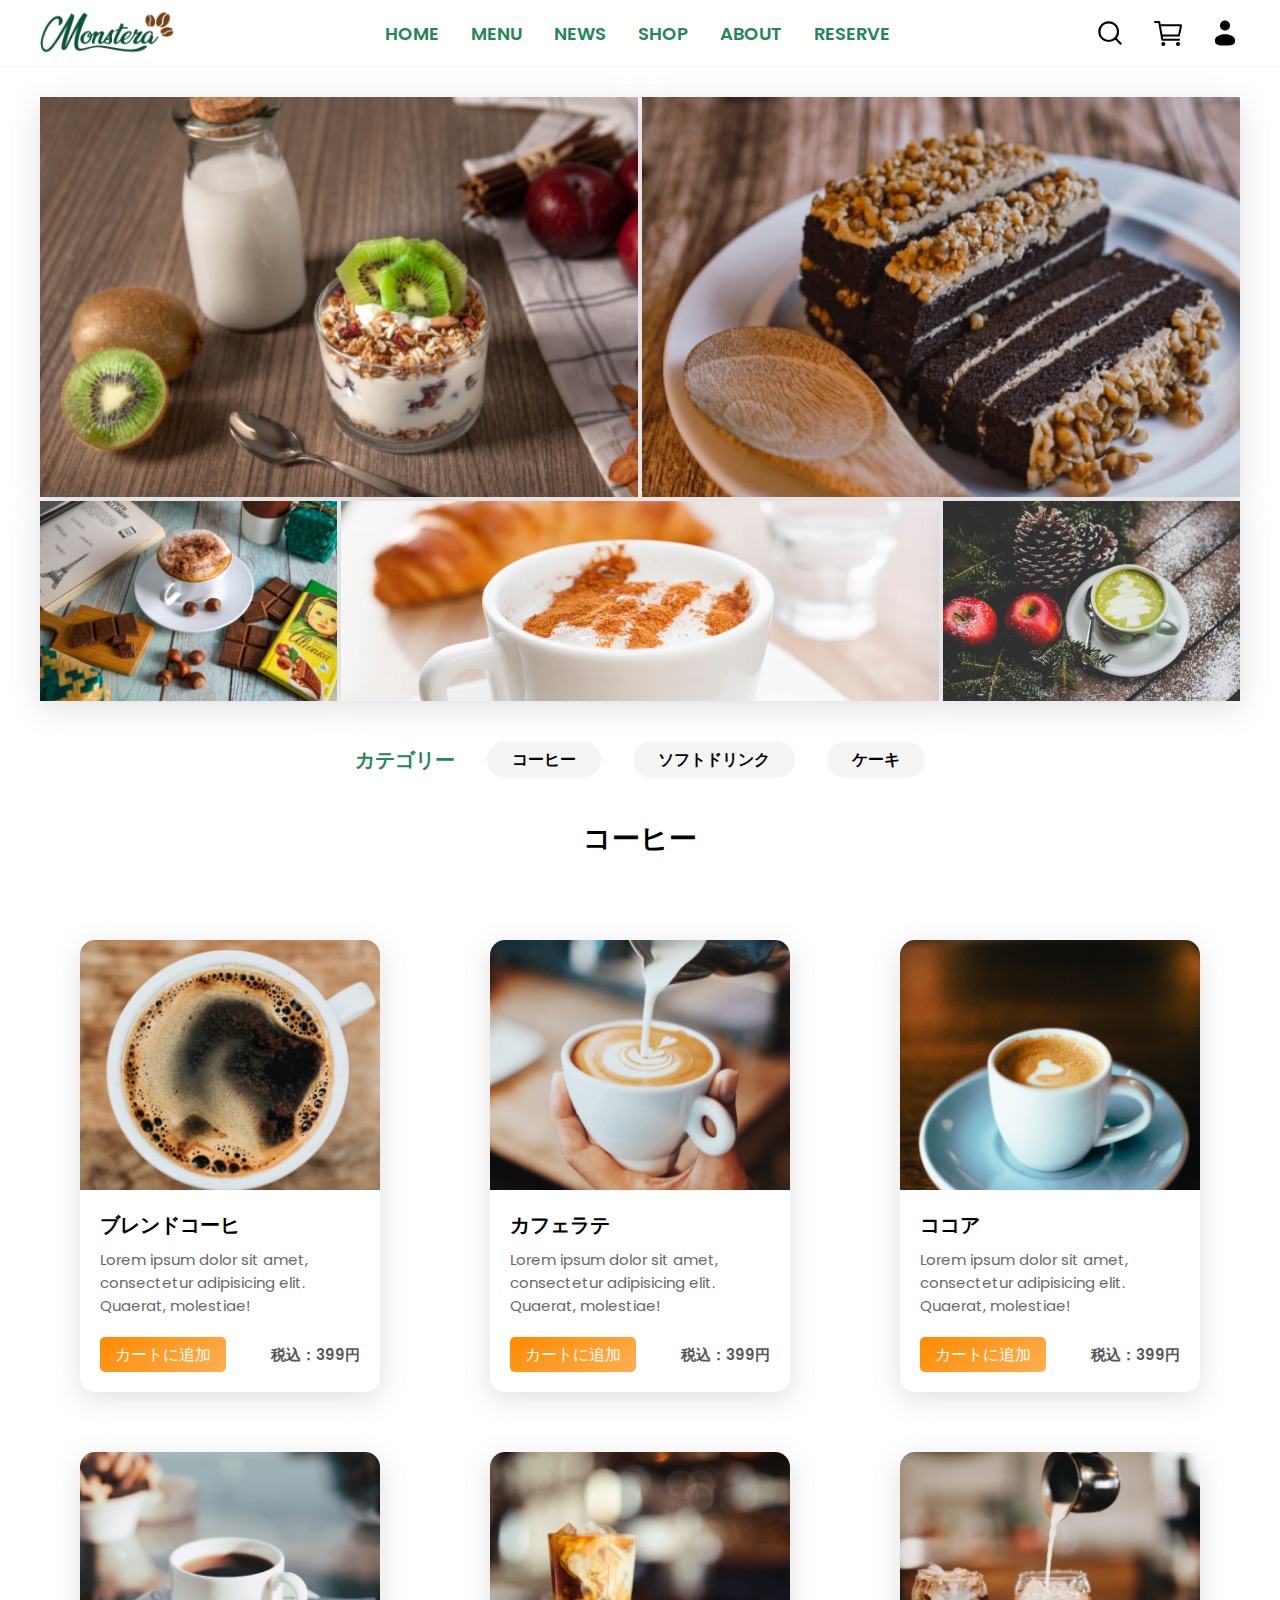
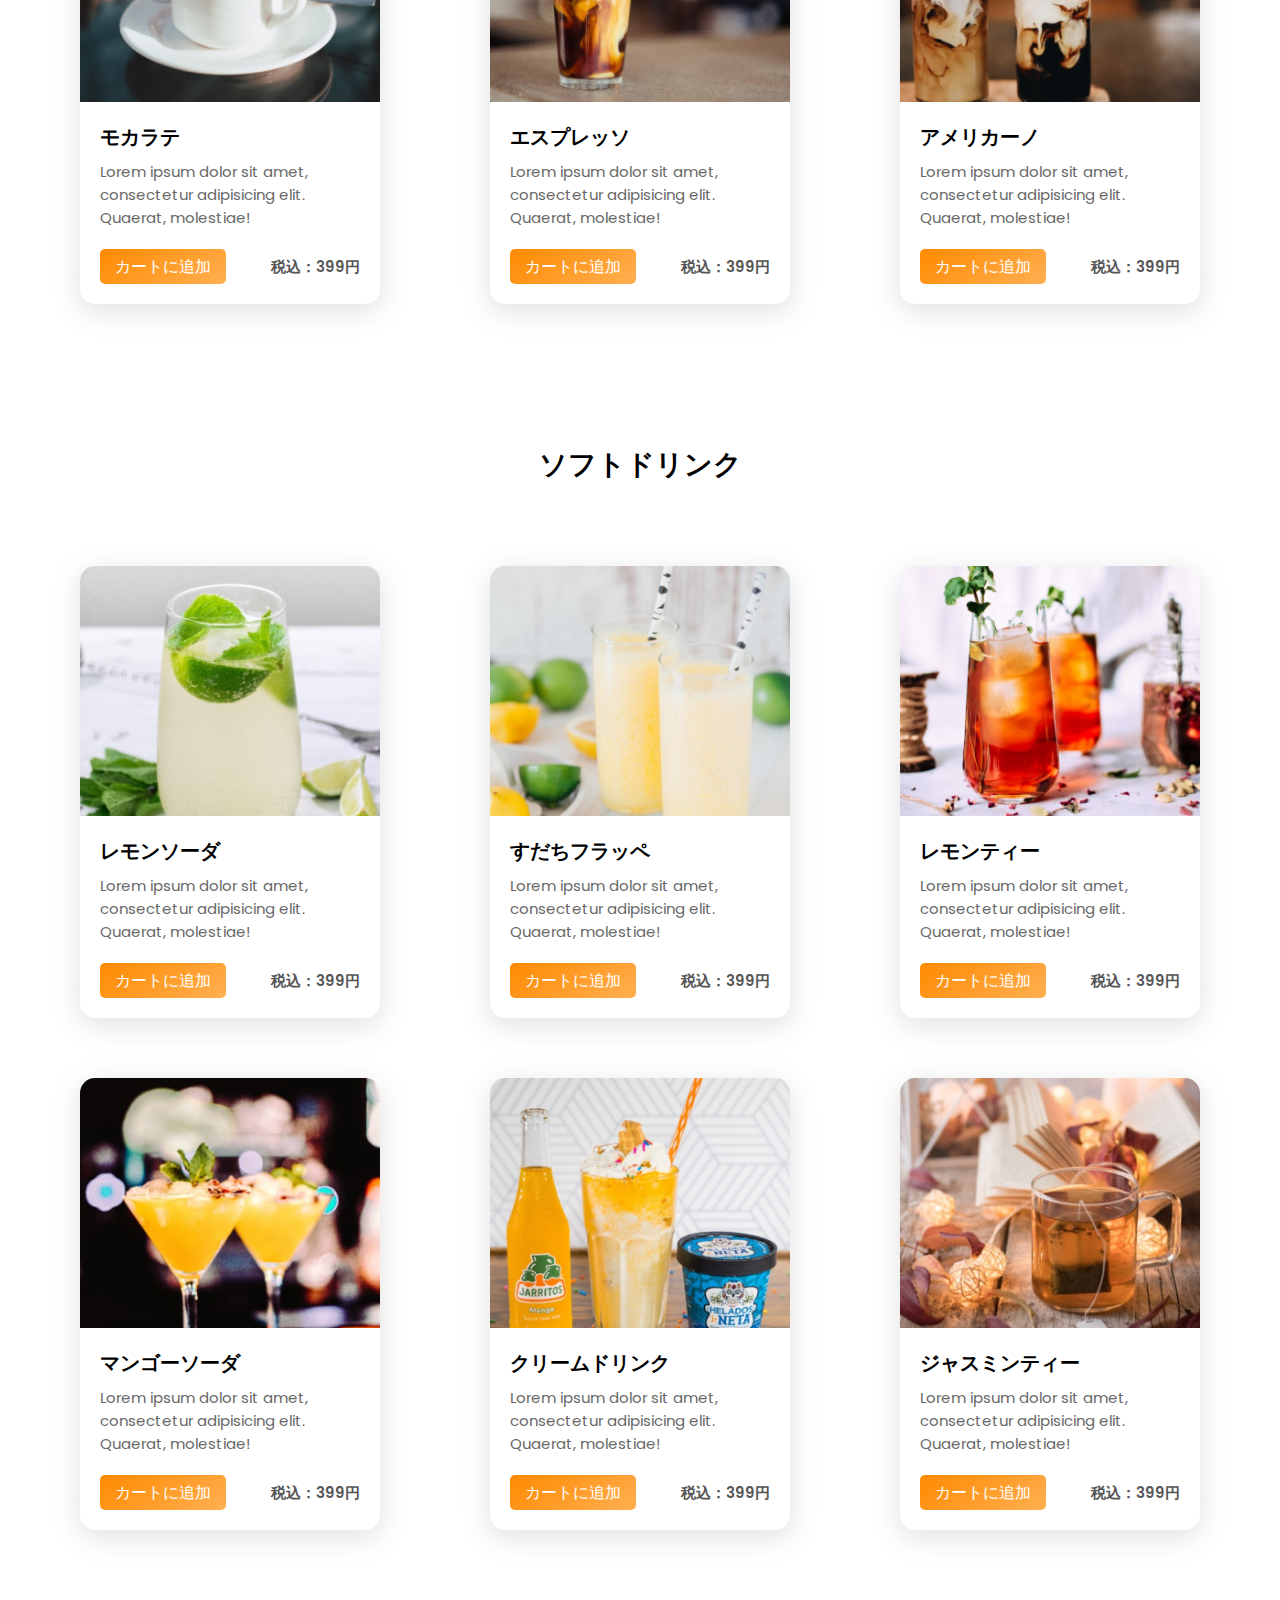
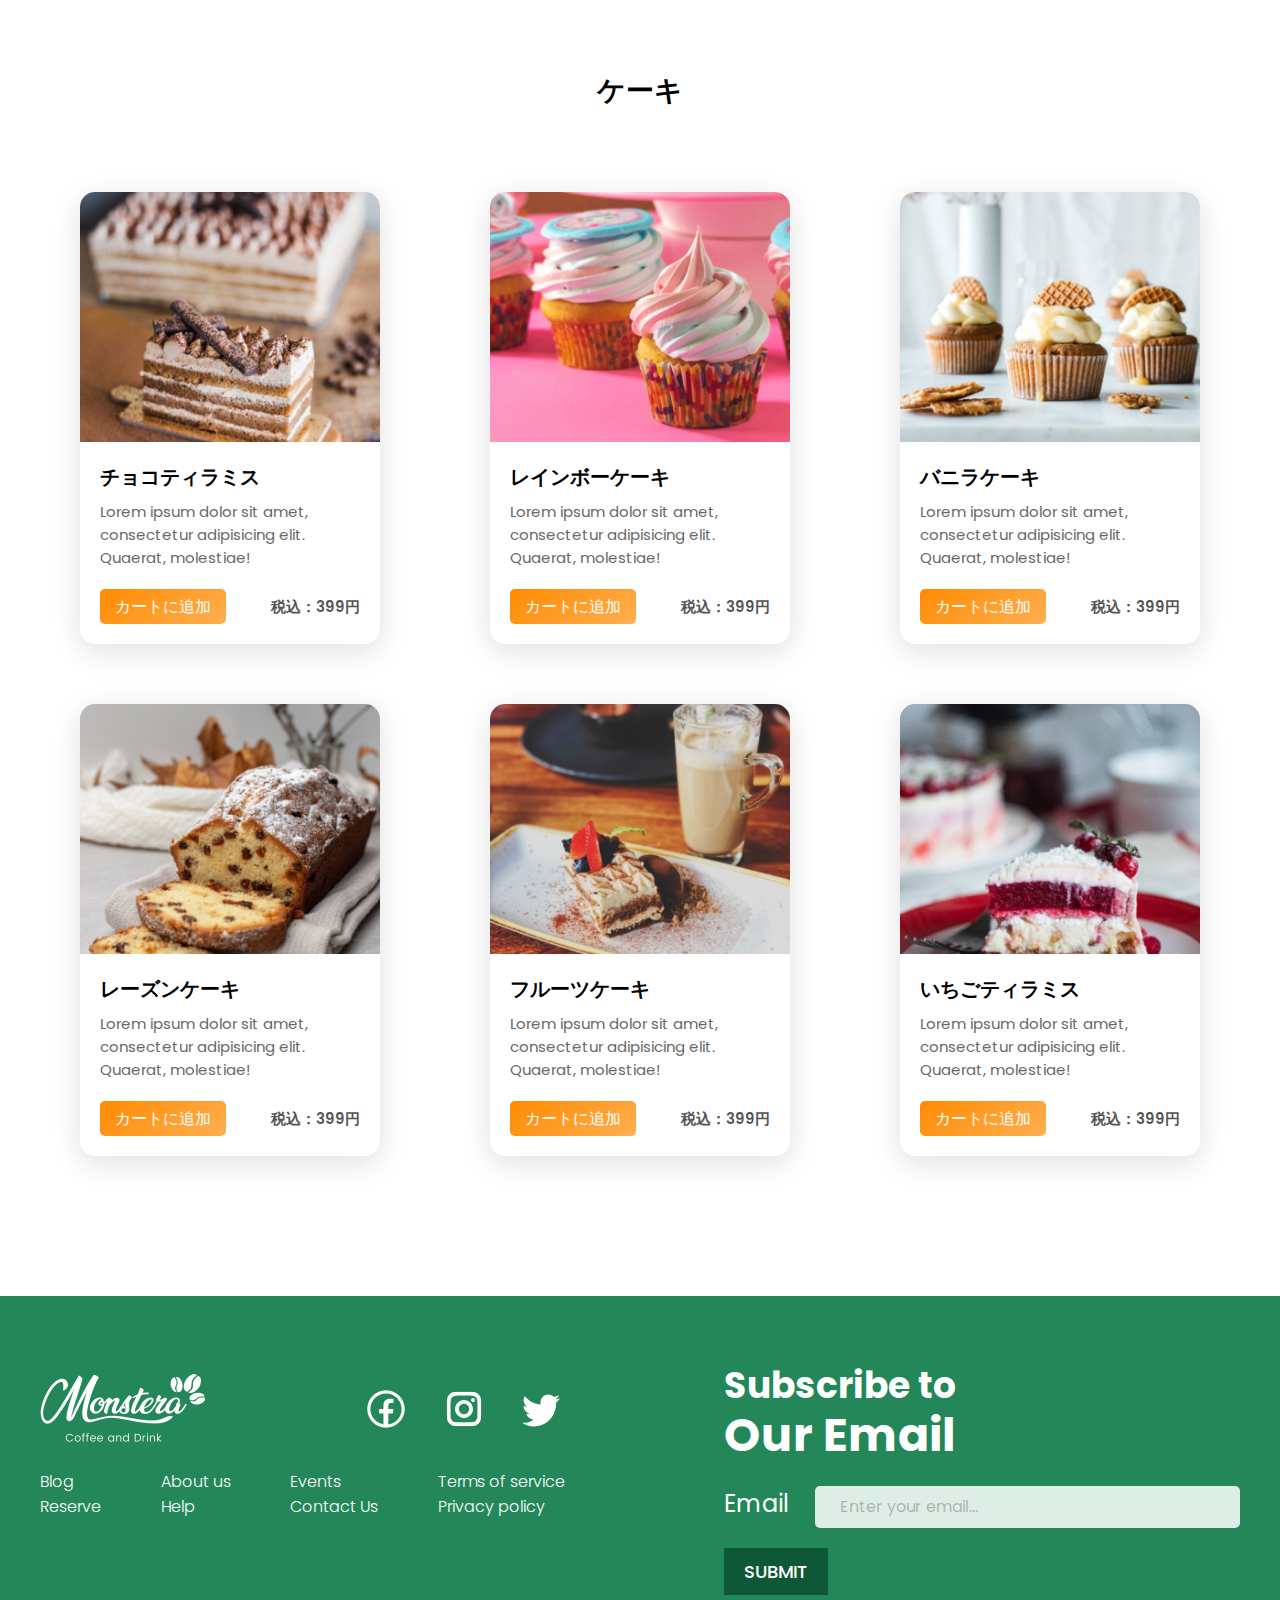
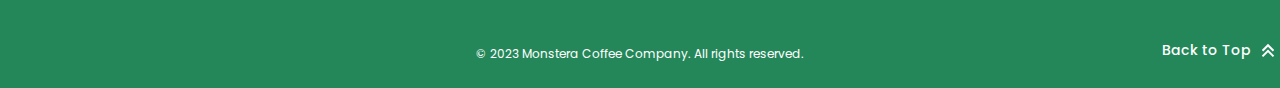
<file: menu.html>
<!DOCTYPE html>
<html lang="en">
<head>
    <meta charset="UTF-8">
    <meta name="viewport" content="width=device-width, initial-scale=1.0">
    <link rel="icon" href="./images/logo-black.png">
    <title>Monstera | Menu</title>
    <link rel="stylesheet" href="./css/menu-style.css">
    <link rel="preconnect" href="https://fonts.googleapis.com">
    <link rel="preconnect" href="https://fonts.gstatic.com" crossorigin>
    <link href="https://fonts.googleapis.com/css2?family=Cherry+Bomb+One&family=Poppins:wght@300;400;500;600;700;800&family=Send+Flowers&display=swap" rel="stylesheet">
</head>
<body>
    <div class="header-dark">
    </div>       
    <div class="global-main global-main--login">
        <img srcset="images/home/form-logo.png 2x" alt="" class="login-logo">
        <p class="login-title">ログイン</p>
        <p class="login-sub">Monsteraアカウントでログイン</p>
        <form action="#" class="login-form">
            <label for="login-input" class="login-label">メール</label>
            <input type="email" class="login-input" placeholder="Enter your email..." required>
        </form>
        <form action="#" class="login-form">
            <label for="login-input" class="login-label">パスワード</label>
            <input type="password" class="login-input" placeholder="Enter your password..." required>
        </form>
        <button class="login-btn main-btn">ログイン</button>
        <p class="login-forget">パスワードをお忘れですか？</p>
        <div class="login-line"></div>
        <div class="login-diff">
            <p>または</p>
            <div class="login-sns-wrap">
                <img src="images/home/Google.png" alt="" class="login-sns">
                <img src="images/home/Facebook.png" alt="" class="login-sns">
                <img src="images/home/Apple.png" alt="" class="login-sns">
            </div>
            <p>
                で
                <span class="login-change-color">ログイン</span>
            </p>
        </div>
        <p class="login-new">Monsteraアカウントを新規作成</p>
    </div>
    <div class="global-login--comp global-main">
        <p class="comp-title">Monstera</p>
        <img src="images/home/form-logo.png" alt="" class="comp-logo">
        <div class="comp-check">
            <svg xmlns="http://www.w3.org/2000/svg" width="50" height="50" viewBox="0 0 64 64" fill="none">
                <g clip-path="url(#clip0_32_2096)">
                  <path d="M32.0146 64.0293C49.6958 64.0293 64.0293 49.6958 64.0293 32.0146C64.0293 14.3334 49.6958 0 32.0146 0C14.3334 0 0 14.3334 0 32.0146C0 49.6958 14.3334 64.0293 32.0146 64.0293Z" fill="#90C385"/>
                  <path d="M15.0259 30.0229C15.0259 30.0229 28.3531 37.8142 30.96 48.8568C34.6506 27.1232 48.9737 19.6833 48.9737 19.6833" stroke="white" stroke-width="7" stroke-linecap="round" stroke-linejoin="round"/>
                </g>
                <defs>
                  <clipPath id="clip0_32_2096">
                    <rect width="64" height="64" fill="white"/>
                  </clipPath>
                </defs>
            </svg>
        </div>
        <p class="comp-sub">ログインが完了しました！</p>
        <div class="comp-btn-wrap">
            <button class="main-btn comp-btn">完了</button>
        </div>
    </div>
    <div class="update global-main">
        <div class="update-loader">
            <div class="update-item update-item1"></div>
            <div class="update-item update-item2"></div>
            <div class="update-item update-item3"></div>
        </div>
        <p class="update-text">Feature is being updated</p>
        <p class="update-sub">Please try later!</p>
    </div>
    <header class="header" id="header">             
        <div class="header-top container">
            <a href="./index.html" class="logo-box-wrap">
                <img srcset="./images/textLogo-colorNoBottom.png 2.2x" alt="">
            </a>
            <nav>
                <ul class="menu-list">
                    <li class="menu-item"><a href="./index.html">HOME</a></li>
                    <li class="menu-item"><a href="#">MENU</a></li>
                    <li class="menu-item"><a href="./news.html">NEWS</a></li>
                    <li class="menu-item"><a href="./shop.html">SHOP</a></li>
                    <li class="menu-item"><a href="./about.html">ABOUT</a></li>
                    <li class="menu-item"><a href="./reserve.html">RESERVE</a></li>
                </ul>
            </nav>
            <div class="header-future">
                <div class="header-search">
                    <svg xmlns="http://www.w3.org/2000/svg" width="32" height="32" viewBox="0 0 29 29" fill="none">
                        <path d="M24.1666 24.1667L19.2729 19.2729M19.2729 19.2729C20.0584 18.4874 20.6814 17.555 21.1065 16.5287C21.5316 15.5024 21.7504 14.4025 21.7504 13.2917C21.7504 12.1808 21.5316 11.0809 21.1065 10.0546C20.6814 9.02837 20.0584 8.09588 19.2729 7.31042C18.4874 6.52495 17.5549 5.90188 16.5287 5.47679C15.5024 5.05169 14.4025 4.8329 13.2917 4.8329C12.1808 4.8329 11.0809 5.05169 10.0546 5.47679C9.02836 5.90188 8.09587 6.52495 7.3104 7.31042C5.72407 8.89674 4.83289 11.0483 4.83289 13.2917C4.83289 15.5351 5.72407 17.6866 7.3104 19.2729C8.89673 20.8592 11.0482 21.7504 13.2917 21.7504C15.5351 21.7504 17.6866 20.8592 19.2729 19.2729Z" stroke="black" stroke-width="2" stroke-linecap="round" stroke-linejoin="round"/>
                    </svg>
                    <div class="header-search-drop">
                        <div class="header-search-wrap">
                            <input type="text" class="header-search-input" placeholder="入力して検索">
                            <a href="#">
                                <button class="header-search-btn main-btn">
                                    検索
                                </button>
                            </a>
                        </div>
                    </div>
                </div>
                <div class="header-cart">
                    <svg xmlns="http://www.w3.org/2000/svg" width="28" height="25" viewBox="0 0 28 25" fill="none">
                        <path d="M9.35665 23.9808C9.93356 23.9808 10.4012 23.5131 10.4012 22.9362C10.4012 22.3593 9.93356 21.8916 9.35665 21.8916C8.77975 21.8916 8.31207 22.3593 8.31207 22.9362C8.31207 23.5131 8.77975 23.9808 9.35665 23.9808Z" stroke="black" stroke-width="2" stroke-linecap="round" stroke-linejoin="round"/>
                        <path d="M23.9808 23.9808C24.5577 23.9808 25.0254 23.5131 25.0254 22.9362C25.0254 22.3593 24.5577 21.8916 23.9808 21.8916C23.4039 21.8916 22.9362 22.3593 22.9362 22.9362C22.9362 23.5131 23.4039 23.9808 23.9808 23.9808Z" stroke="black" stroke-width="2" stroke-linecap="round" stroke-linejoin="round"/>
                        <path d="M1 1H5.17833L8.31208 18.7579H25.0254" stroke="black" stroke-width="2" stroke-linecap="round" stroke-linejoin="round"/>
                        <path d="M8.31206 14.5796H24.5971C24.7179 14.5797 24.835 14.5379 24.9284 14.4613C25.0219 14.3848 25.0859 14.2782 25.1096 14.1598L26.9898 4.75855C27.005 4.68274 27.0032 4.60451 26.9844 4.5295C26.9657 4.4545 26.9306 4.38458 26.8815 4.32481C26.8325 4.26504 26.7708 4.21689 26.7009 4.18385C26.631 4.15081 26.5547 4.1337 26.4773 4.13376H6.2229" stroke="black" stroke-width="2" stroke-linecap="round" stroke-linejoin="round"/>
                    </svg>
                </div>
                <div class="header-user">
                    <svg xmlns="http://www.w3.org/2000/svg" width="30" height="30" viewBox="0 0 28 28" fill="none">
                        <path d="M14 11.6667C16.5774 11.6667 18.6667 9.57732 18.6667 6.99999C18.6667 4.42267 16.5774 2.33333 14 2.33333C11.4227 2.33333 9.33337 4.42267 9.33337 6.99999C9.33337 9.57732 11.4227 11.6667 14 11.6667Z" fill="black"/>
                        <path d="M23.3334 20.4167C23.3334 23.3158 23.3334 25.6667 14 25.6667C4.66669 25.6667 4.66669 23.3158 4.66669 20.4167C4.66669 17.5175 8.84569 15.1667 14 15.1667C19.1544 15.1667 23.3334 17.5175 23.3334 20.4167Z" fill="black"/>
                    </svg>
                    <div class="header-dropdown">
                        <ul class="header-dropdown-list">
                            <li class="header-dropdown-item" id="log-in">Log In</li>
                            <li class="header-dropdown-item" id="sign-up">Sign Up</li>
                            <li class="header-dropdown-item" id="privacy">Privacy</li>
                            <li class="header-dropdown-item" id="term">Terms & Services</li>
                        </ul>
                    </div>
                </div>
            </div>
        </div>
    </header>
    <div class="header-main container">
        <div class="header-item header-item1">
            <div class="header-item1-1 header-img-impo header-img-impo1"></div>
            <div class="header-item1-2 header-img-impo header-img-impo2"></div>
        </div>
        <div class="header-item header-item2">
            <div class="header-item2-1 header-img-impo header-img-impo1"></div>
            <div class="header-item2-2 header-img-impo header-img-impo2"></div>
        </div>
        <div class="header-item header-item3">
            <div class="header-item3-1 header-img-impo header-img-impo1"></div>
            <div class="header-item3-2 header-img-impo header-img-impo2"></div>
        </div>
        <div class="header-item header-item4">
            <div class="header-item4-1 header-img-impo header-img-impo1"></div>
            <div class="header-item4-2 header-img-impo header-img-impo2"></div>
        </div>
        <div class="header-item header-item5">
            <div class="header-item5-1 header-img-impo header-img-impo1"></div>
            <div class="header-item5-2 header-img-impo header-img-impo2"></div>
        </div>
    </div>
    <section class="main">
        <div class="category">
            <div class="category-title">
                カテゴリー
            </div>
            <ul class="category-list">
                <li class="category-item"><a href="#coffee">コーヒー</a></li>
                <li class="category-item"><a href="#soft">ソフトドリンク</a></li>
                <li class="category-item"><a href="#cake">ケーキ</a></li>
            </ul>
        </div>
        <div class="coffee container" id="coffee">
            <div class="main-title">
                <h2>コーヒー</h2>
            </div>
            <div class="coffee-container">
                <div class="coffee-item">
                    <div class="coffee-img"><img src="./images/menu/cf1.jpg" alt=""></div>
                    <div class="coffee-content">
                        <p class="coffee-item-title">ブレンドコーヒ</p>
                        <p class="coffee-desc">Lorem ipsum dolor sit amet, consectetur adipisicing elit. Quaerat, molestiae!</p>
                        <div class="coffee-bottom">
                            <button class="orange-btn">
                                <p class="orange-add">カートに追加</p>
                                <img srcset="images/shop/button-cart.png 2x" alt="" class="orange-cart">
                            </button>
                            <div class="coffee-price">
                                税込：399円
                            </div>
                        </div>
                    </div>
                </div>
                <div class="coffee-item">
                    <div class="coffee-img"><img src="./images/menu/cf2.jpg" alt=""></div>
                    <div class="coffee-content">
                        <p class="coffee-item-title">カフェラテ</p>
                        <p class="coffee-desc">Lorem ipsum dolor sit amet, consectetur adipisicing elit. Quaerat, molestiae!</p>
                        <div class="coffee-bottom">
                            <button class="orange-btn">
                                <p class="orange-add">カートに追加</p>
                                <img srcset="images/shop/button-cart.png 2x" alt="" class="orange-cart">
                            </button>
                            <div class="coffee-price">
                                税込：399円
                            </div>
                        </div>
                    </div>
                </div>
                <div class="coffee-item">
                    <div class="coffee-img"><img src="./images/menu/cf3.jpg" alt=""></div>
                    <div class="coffee-content">
                        <p class="coffee-item-title">ココア</p>
                        <p class="coffee-desc">Lorem ipsum dolor sit amet, consectetur adipisicing elit. Quaerat, molestiae!</p>
                        <div class="coffee-bottom">
                            <button class="orange-btn">
                                <p class="orange-add">カートに追加</p>
                                <img srcset="images/shop/button-cart.png 2x" alt="" class="orange-cart">
                            </button>
                            <div class="coffee-price">
                                税込：399円
                            </div>
                        </div>
                    </div>
                </div>
                <div class="coffee-item">
                    <div class="coffee-img"><img src="./images/menu/cf4.jpg" alt=""></div>
                    <div class="coffee-content">
                        <p class="coffee-item-title">モカラテ</p>
                        <p class="coffee-desc">Lorem ipsum dolor sit amet, consectetur adipisicing elit. Quaerat, molestiae!</p>
                        <div class="coffee-bottom">
                            <button class="orange-btn">
                                <p class="orange-add">カートに追加</p>
                                <img srcset="images/shop/button-cart.png 2x" alt="" class="orange-cart">
                            </button>
                            <div class="coffee-price">
                                税込：399円
                            </div>
                        </div>
                    </div>
                </div>
                <div class="coffee-item">
                    <div class="coffee-img"><img src="./images/menu/cf5.jpg" alt=""></div>
                    <div class="coffee-content">
                        <p class="coffee-item-title">エスプレッソ</p>
                        <p class="coffee-desc">Lorem ipsum dolor sit amet, consectetur adipisicing elit. Quaerat, molestiae!</p>
                        <div class="coffee-bottom">
                            <button class="orange-btn">
                                <p class="orange-add">カートに追加</p>
                                <img srcset="images/shop/button-cart.png 2x" alt="" class="orange-cart">
                            </button>
                            <div class="coffee-price">
                                税込：399円
                            </div>
                        </div>
                    </div>
                </div>
                <div class="coffee-item">
                    <div class="coffee-img"><img src="./images/menu/cf6.jpg" alt=""></div>
                    <div class="coffee-content">
                        <p class="coffee-item-title">アメリカーノ</p>
                        <p class="coffee-desc">Lorem ipsum dolor sit amet, consectetur adipisicing elit. Quaerat, molestiae!</p>
                        <div class="coffee-bottom">
                            <button class="orange-btn">
                                <p class="orange-add">カートに追加</p>
                                <img srcset="images/shop/button-cart.png 2x" alt="" class="orange-cart">
                            </button>
                            <div class="coffee-price">
                                税込：399円
                            </div>
                        </div>
                    </div>
                </div>
            </div>
        </div>
        <div class="coffee container soft" id="soft">
            <div class="main-title">
                <h2>ソフトドリンク</h2>
            </div>
            <div class="coffee-container">
                <div class="coffee-item">
                    <div class="coffee-img"><img src="./images/menu/so1.jpg" alt=""></div>
                    <div class="coffee-content">
                        <p class="coffee-item-title">レモンソーダ</p>
                        <p class="coffee-desc">Lorem ipsum dolor sit amet, consectetur adipisicing elit. Quaerat, molestiae!</p>
                        <div class="coffee-bottom">
                            <button class="orange-btn">
                                <p class="orange-add">カートに追加</p>
                                <img srcset="images/shop/button-cart.png 2x" alt="" class="orange-cart">
                            </button>
                            <div class="coffee-price">
                                税込：399円
                            </div>
                        </div>
                    </div>
                </div>
                <div class="coffee-item">
                    <div class="coffee-img"><img src="./images/menu/so2.jpg" alt=""></div>
                    <div class="coffee-content">
                        <p class="coffee-item-title">すだちフラッペ</p>
                        <p class="coffee-desc">Lorem ipsum dolor sit amet, consectetur adipisicing elit. Quaerat, molestiae!</p>
                        <div class="coffee-bottom">
                            <button class="orange-btn">
                                <p class="orange-add">カートに追加</p>
                                <img srcset="images/shop/button-cart.png 2x" alt="" class="orange-cart">
                            </button>
                            <div class="coffee-price">
                                税込：399円
                            </div>
                        </div>
                    </div>
                </div>
                <div class="coffee-item">
                    <div class="coffee-img"><img src="./images/menu/so3.jpg" alt=""></div>
                    <div class="coffee-content">
                        <p class="coffee-item-title">レモンティー</p>
                        <p class="coffee-desc">Lorem ipsum dolor sit amet, consectetur adipisicing elit. Quaerat, molestiae!</p>
                        <div class="coffee-bottom">
                            <button class="orange-btn">
                                <p class="orange-add">カートに追加</p>
                                <img srcset="images/shop/button-cart.png 2x" alt="" class="orange-cart">
                            </button>
                            <div class="coffee-price">
                                税込：399円
                            </div>
                        </div>
                    </div>
                </div>
                <div class="coffee-item">
                    <div class="coffee-img"><img src="./images/menu/so4.jpg" alt=""></div>
                    <div class="coffee-content">
                        <p class="coffee-item-title">マンゴーソーダ</p>
                        <p class="coffee-desc">Lorem ipsum dolor sit amet, consectetur adipisicing elit. Quaerat, molestiae!</p>
                        <div class="coffee-bottom">
                            <button class="orange-btn">
                                <p class="orange-add">カートに追加</p>
                                <img srcset="images/shop/button-cart.png 2x" alt="" class="orange-cart">
                            </button>
                            <div class="coffee-price">
                                税込：399円
                            </div>
                        </div>
                    </div>
                </div>
                <div class="coffee-item">
                    <div class="coffee-img"><img src="./images/menu/so5.jpg" alt=""></div>
                    <div class="coffee-content">
                        <p class="coffee-item-title">クリームドリンク</p>
                        <p class="coffee-desc">Lorem ipsum dolor sit amet, consectetur adipisicing elit. Quaerat, molestiae!</p>
                        <div class="coffee-bottom">
                            <button class="orange-btn">
                                <p class="orange-add">カートに追加</p>
                                <img srcset="images/shop/button-cart.png 2x" alt="" class="orange-cart">
                            </button>
                            <div class="coffee-price">
                                税込：399円
                            </div>
                        </div>
                    </div>
                </div>
                <div class="coffee-item">
                    <div class="coffee-img"><img src="./images/menu/so6.jpg" alt=""></div>
                    <div class="coffee-content">
                        <p class="coffee-item-title">ジャスミンティー</p>
                        <p class="coffee-desc">Lorem ipsum dolor sit amet, consectetur adipisicing elit. Quaerat, molestiae!</p>
                        <div class="coffee-bottom">
                            <button class="orange-btn">
                                <p class="orange-add">カートに追加</p>
                                <img srcset="images/shop/button-cart.png 2x" alt="" class="orange-cart">
                            </button>
                            <div class="coffee-price">
                                税込：399円
                            </div>
                        </div>
                    </div>
                </div>
            </div>
        </div>
        <div class="coffee container cake" id="cake">
            <div class="main-title">
                <h2>ケーキ</h2>
            </div>
            <div class="coffee-container">
                <div class="coffee-item">
                    <div class="coffee-img"><img src="./images/menu/ca1.jpg" alt=""></div>
                    <div class="coffee-content">
                        <p class="coffee-item-title">チョコティラミス</p>
                        <p class="coffee-desc">Lorem ipsum dolor sit amet, consectetur adipisicing elit. Quaerat, molestiae!</p>
                        <div class="coffee-bottom">
                            <button class="orange-btn">
                                <p class="orange-add">カートに追加</p>
                                <img srcset="images/shop/button-cart.png 2x" alt="" class="orange-cart">
                            </button>
                            <div class="coffee-price">
                                税込：399円
                            </div>
                        </div>
                    </div>
                </div>
                <div class="coffee-item">
                    <div class="coffee-img"><img src="./images/menu/ca2.jpg" alt=""></div>
                    <div class="coffee-content">
                        <p class="coffee-item-title">レインボーケーキ</p>
                        <p class="coffee-desc">Lorem ipsum dolor sit amet, consectetur adipisicing elit. Quaerat, molestiae!</p>
                        <div class="coffee-bottom">
                            <button class="orange-btn">
                                <p class="orange-add">カートに追加</p>
                                <img srcset="images/shop/button-cart.png 2x" alt="" class="orange-cart">
                            </button>
                            <div class="coffee-price">
                                税込：399円
                            </div>
                        </div>
                    </div>
                </div>
                <div class="coffee-item">
                    <div class="coffee-img"><img src="./images/menu/ca3.jpg" alt=""></div>
                    <div class="coffee-content">
                        <p class="coffee-item-title">バニラケーキ</p>
                        <p class="coffee-desc">Lorem ipsum dolor sit amet, consectetur adipisicing elit. Quaerat, molestiae!</p>
                        <div class="coffee-bottom">
                            <button class="orange-btn">
                                <p class="orange-add">カートに追加</p>
                                <img srcset="images/shop/button-cart.png 2x" alt="" class="orange-cart">
                            </button>
                            <div class="coffee-price">
                                税込：399円
                            </div>
                        </div>
                    </div>
                </div>
                <div class="coffee-item">
                    <div class="coffee-img"><img src="./images/menu/ca4.jpg" alt=""></div>
                    <div class="coffee-content">
                        <p class="coffee-item-title">レーズンケーキ</p>
                        <p class="coffee-desc">Lorem ipsum dolor sit amet, consectetur adipisicing elit. Quaerat, molestiae!</p>
                        <div class="coffee-bottom">
                            <button class="orange-btn">
                                <p class="orange-add">カートに追加</p>
                                <img srcset="images/shop/button-cart.png 2x" alt="" class="orange-cart">
                            </button>
                            <div class="coffee-price">
                                税込：399円
                            </div>
                        </div>
                    </div>
                </div>
                <div class="coffee-item">
                    <div class="coffee-img"><img src="./images/menu/ca5.jpg" alt=""></div>
                    <div class="coffee-content">
                        <p class="coffee-item-title">フルーツケーキ</p>
                        <p class="coffee-desc">Lorem ipsum dolor sit amet, consectetur adipisicing elit. Quaerat, molestiae!</p>
                        <div class="coffee-bottom">
                            <button class="orange-btn">
                                <p class="orange-add">カートに追加</p>
                                <img srcset="images/shop/button-cart.png 2x" alt="" class="orange-cart">
                            </button>
                            <div class="coffee-price">
                                税込：399円
                            </div>
                        </div>
                    </div>
                </div>
                <div class="coffee-item">
                    <div class="coffee-img"><img src="./images/menu/ca6.jpg" alt=""></div>
                    <div class="coffee-content">
                        <p class="coffee-item-title">いちごティラミス</p>
                        <p class="coffee-desc">Lorem ipsum dolor sit amet, consectetur adipisicing elit. Quaerat, molestiae!</p>
                        <div class="coffee-bottom">
                            <button class="orange-btn">
                                <p class="orange-add">カートに追加</p>
                                <img srcset="images/shop/button-cart.png 2x" alt="" class="orange-cart">
                            </button>
                            <div class="coffee-price">
                                税込：399円
                            </div>
                        </div>
                    </div>
                </div>
            </div>
        </div>
    </section>
    <footer class="footer" style="margin-top: 80px">
        <div class="footer-container container">
            <div class="footer-main">
                <div class="footer-content">
                    <div class="footer-top">
                        <p class="footer-name">
                            <img srcset="./images/textLogo--white.png 2x" alt="">
                        </p>
                        <div class="sns-list">
                            <a class="facebook" href="#">
                                <svg xmlns="http://www.w3.org/2000/svg" width="50" height="50" viewBox="0 0 34 34" fill="none">
                                    <path d="M17 4.25C9.9705 4.25 4.25 9.9705 4.25 17C4.25 24.0295 9.9705 29.75 17 29.75C24.0295 29.75 29.75 24.0295 29.75 17C29.75 9.9705 24.0295 4.25 17 4.25ZM17 6.375C22.8809 6.375 27.625 11.1191 27.625 17C27.6276 19.5436 26.7155 22.0033 25.0552 23.9303C23.3949 25.8572 21.097 27.1229 18.581 27.4964V20.0983H21.607L22.0819 17.0244H18.581V15.3457C18.581 14.0707 19.0007 12.937 20.1939 12.937H22.1117V10.2553C21.7749 10.2096 21.0619 10.1107 19.7147 10.1107C16.9012 10.1107 15.2522 11.5961 15.2522 14.9813V17.0244H12.3601V20.0983H15.2522V27.4699C12.771 27.0615 10.5158 25.7842 8.88961 23.8662C7.26341 21.9483 6.37212 19.5146 6.375 17C6.375 11.1191 11.1191 6.375 17 6.375Z" fill="white"/>
                                </svg>
                            </a>
                            <a class="instagram" href="#">
                                <svg xmlns="http://www.w3.org/2000/svg" width="36" height="36" viewBox="0 0 25 26" fill="none">
                                    <g clip-path="url(#clip0_1_73)">
                                      <path d="M18.0396 0.580208C19.3083 0.638542 20.1854 0.825 20.9958 1.13958C21.7642 1.42689 22.4599 1.87999 23.0333 2.46667C23.62 3.04009 24.0731 3.73575 24.3604 4.50417C24.675 5.31562 24.8615 6.19167 24.9198 7.46042C24.9917 9.03333 25 9.5875 25 13C25 16.4125 24.9917 16.9667 24.9198 18.5396C24.8615 19.8083 24.675 20.6854 24.3604 21.4969C24.073 22.2649 23.6199 22.9602 23.0333 23.5333C22.4599 24.12 21.7643 24.5731 20.9958 24.8604C20.1844 25.175 19.3083 25.3615 18.0396 25.4198C16.4667 25.4917 15.9135 25.5 12.5 25.5C9.08646 25.5 8.53229 25.4917 6.96042 25.4198C5.69167 25.3615 4.81458 25.175 4.00312 24.8604C3.23507 24.573 2.53977 24.1199 1.96667 23.5333C1.37999 22.9599 0.926886 22.2642 0.639583 21.4958C0.325 20.6844 0.138542 19.8083 0.0802083 18.5396C0.00833333 16.9688 0 16.4146 0 13C0 9.58646 0.00833333 9.03125 0.0802083 7.46042C0.138542 6.19167 0.325 5.31458 0.639583 4.50417C0.926886 3.73575 1.37999 3.04009 1.96667 2.46667C2.53979 1.88012 3.23508 1.42702 4.00312 1.13958C4.81562 0.825 5.69167 0.638542 6.96042 0.580208C8.53125 0.508333 9.08542 0.5 12.5 0.5C15.9135 0.5 16.4688 0.508333 18.0396 0.580208ZM12.5 3.27812C9.125 3.27812 8.60833 3.28542 7.08646 3.35521C6.12083 3.39896 5.54167 3.52187 5.00937 3.72917C4.60081 3.87732 4.23164 4.11714 3.93021 4.43021C3.61647 4.73109 3.37654 5.10043 3.22917 5.50937C3.02292 6.04062 2.89896 6.62083 2.85521 7.58646C2.78542 9.10833 2.77812 9.625 2.77812 13C2.77812 16.375 2.78542 16.8917 2.85521 18.4135C2.89896 19.3792 3.02187 19.9583 3.22917 20.4896C3.40625 20.9437 3.59375 21.2323 3.93021 21.5698C4.26771 21.9073 4.55625 22.0948 5.00937 22.2708C5.54062 22.4771 6.12083 22.601 7.08646 22.6448C8.60937 22.7146 9.12604 22.7219 12.5 22.7219C15.875 22.7219 16.3906 22.7146 17.9135 22.6448C18.8792 22.601 19.4583 22.4781 19.9906 22.2708C20.3992 22.1227 20.7684 21.8829 21.0698 21.5698C21.4073 21.2323 21.5948 20.9437 21.7708 20.4906C21.9771 19.9594 22.101 19.3792 22.1448 18.4135C22.2146 16.8906 22.2219 16.374 22.2219 13C22.2219 9.62604 22.2146 9.10937 22.1448 7.58646C22.101 6.62083 21.9781 6.04167 21.7708 5.51042C21.6235 5.10113 21.3836 4.73143 21.0698 4.43021C20.7686 4.11637 20.3989 3.87643 19.9896 3.72917C19.4583 3.52292 18.8781 3.39896 17.9125 3.35521C16.3906 3.28542 15.874 3.27812 12.499 3.27812H12.5ZM12.5 19.4812C10.7811 19.4812 9.13253 18.7984 7.91706 17.5829C6.70159 16.3675 6.01875 14.7189 6.01875 13C6.01875 11.2811 6.70159 9.63253 7.91706 8.41706C9.13253 7.20159 10.7811 6.51875 12.5 6.51875C14.2189 6.51875 15.8675 7.20159 17.0829 8.41706C18.2984 9.63253 18.9812 11.2811 18.9812 13C18.9812 14.7189 18.2984 16.3675 17.0829 17.5829C15.8675 18.7984 14.2189 19.4812 12.5 19.4812ZM12.5 16.7042C13.4824 16.7042 14.4246 16.3139 15.1192 15.6192C15.8139 14.9246 16.2042 13.9824 16.2042 13C16.2042 12.0176 15.8139 11.0754 15.1192 10.3808C14.4246 9.68609 13.4824 9.29583 12.5 9.29583C11.5176 9.29583 10.5754 9.68609 9.88076 10.3808C9.18609 11.0754 8.79583 12.0176 8.79583 13C8.79583 13.9824 9.18609 14.9246 9.88076 15.6192C10.5754 16.3139 11.5176 16.7042 12.5 16.7042ZM18.9812 7.90729C18.6128 7.90729 18.2595 7.76094 17.999 7.50044C17.7385 7.23994 17.5922 6.88663 17.5922 6.51823C17.5922 6.14983 17.7385 5.79651 17.999 5.53601C18.2595 5.27551 18.6128 5.12917 18.9812 5.12917C19.3497 5.12917 19.703 5.27551 19.9635 5.53601C20.224 5.79651 20.3703 6.14983 20.3703 6.51823C20.3703 6.88663 20.224 7.23994 19.9635 7.50044C19.703 7.76094 19.3497 7.90729 18.9812 7.90729Z" fill="white"/>
                                    </g>
                                    <defs>
                                      <clipPath id="clip0_1_73">
                                        <rect width="25" height="25" fill="white" transform="translate(0 0.5)"/>
                                      </clipPath>
                                    </defs>
                                </svg>
                            </a>
                            <a class="twitter" href="#">
                                <svg xmlns="http://www.w3.org/2000/svg" width="48" height="45" viewBox="0 0 31 32" fill="none">
                                    <path d="M29.0109 8.00001C28.0163 8.46668 26.9442 8.77334 25.8334 8.92001C26.97 8.21334 27.8484 7.09334 28.2617 5.74668C27.1896 6.41334 26.0013 6.88001 24.7484 7.14668C23.7279 6.00001 22.2942 5.33334 20.6667 5.33334C17.6313 5.33334 15.1513 7.89334 15.1513 11.0533C15.1513 11.5067 15.2029 11.9467 15.2934 12.36C10.695 12.12 6.60045 9.84001 3.87503 6.38668C3.39711 7.22668 3.12586 8.21334 3.12586 9.25334C3.12586 11.24 4.09461 13 5.59295 14C4.67586 14 3.82336 13.7333 3.0742 13.3333V13.3733C3.0742 16.1467 4.98586 18.4667 7.51753 18.9867C6.70472 19.2163 5.8514 19.2482 5.02461 19.08C5.37544 20.2167 6.06252 21.2112 6.98926 21.9239C7.916 22.6366 9.03582 23.0316 10.1913 23.0533C8.23264 24.6539 5.80478 25.5191 3.3067 25.5067C2.86753 25.5067 2.42836 25.48 1.9892 25.4267C4.44336 27.0533 7.36253 28 10.4884 28C20.6667 28 26.2596 19.28 26.2596 11.72C26.2596 11.4667 26.2596 11.2267 26.2467 10.9733C27.3317 10.1733 28.2617 9.16001 29.0109 8.00001Z" fill="white"/>
                                </svg>
                            </a>
                        </div>
                    </div>
                    <div class="footer-feature">
                        <div class="footer-col">
                            <a href="#" class="footer-item">Blog</a>
                            <a href="#" class="footer-item">Reserve</a>
                        </div>
                        <div class="footer-col">
                            <a href="#" class="footer-item">About us</a>
                            <a href="#" class="footer-item">Help</a>
                        </div>
                        <div class="footer-col">
                            <a href="#" class="footer-item">Events</a>
                            <a href="#" class="footer-item">Contact Us</a>
                        </div>
                        <div class="footer-col">
                            <a href="#" class="footer-item">Terms of service</a>
                            <a href="#" class="footer-item">Privacy policy</a>
                        </div>
                    </div>
                </div>
                <div class="footer-subs">
                    <p class="footer-subs-title">Subscribe to <br>Our Email</p>
                    <div class="footer-type-box">
                        <form action="#">
                            <label for="footer-type-label" class="footer-type">Email</label>
                            <input type="text" placeholder="Enter your email...">
                        </form>
                    </div>
                    <button class="footer-btn main-btn">SUBMIT</button>
                </div>
            </div>
            <a href="#header">
                <div class="footer-to-top">
                    <p>Back to Top</p>
                    <svg xmlns="http://www.w3.org/2000/svg" width="24" height="24" viewBox="0 0 24 24" fill="none">
                        <path d="M12 4.83594L5.79303 11.0429L7.20703 12.4569L12 7.66394L16.793 12.4569L18.207 11.0429L12 4.83594ZM12 10.4859L5.79303 16.6929L7.20703 18.1069L12 13.3139L16.793 18.1069L18.207 16.6929L12 10.4859Z" fill="white"/>
                    </svg>
                </div>
            </a>
            <div class="footer-copy">
                &copy; 2023 Monstera Coffee Company. All rights reserved.
            </div>
        </div>
    </footer>
    <script src="./js/global.js"></script>
</body>
</html>
</file>
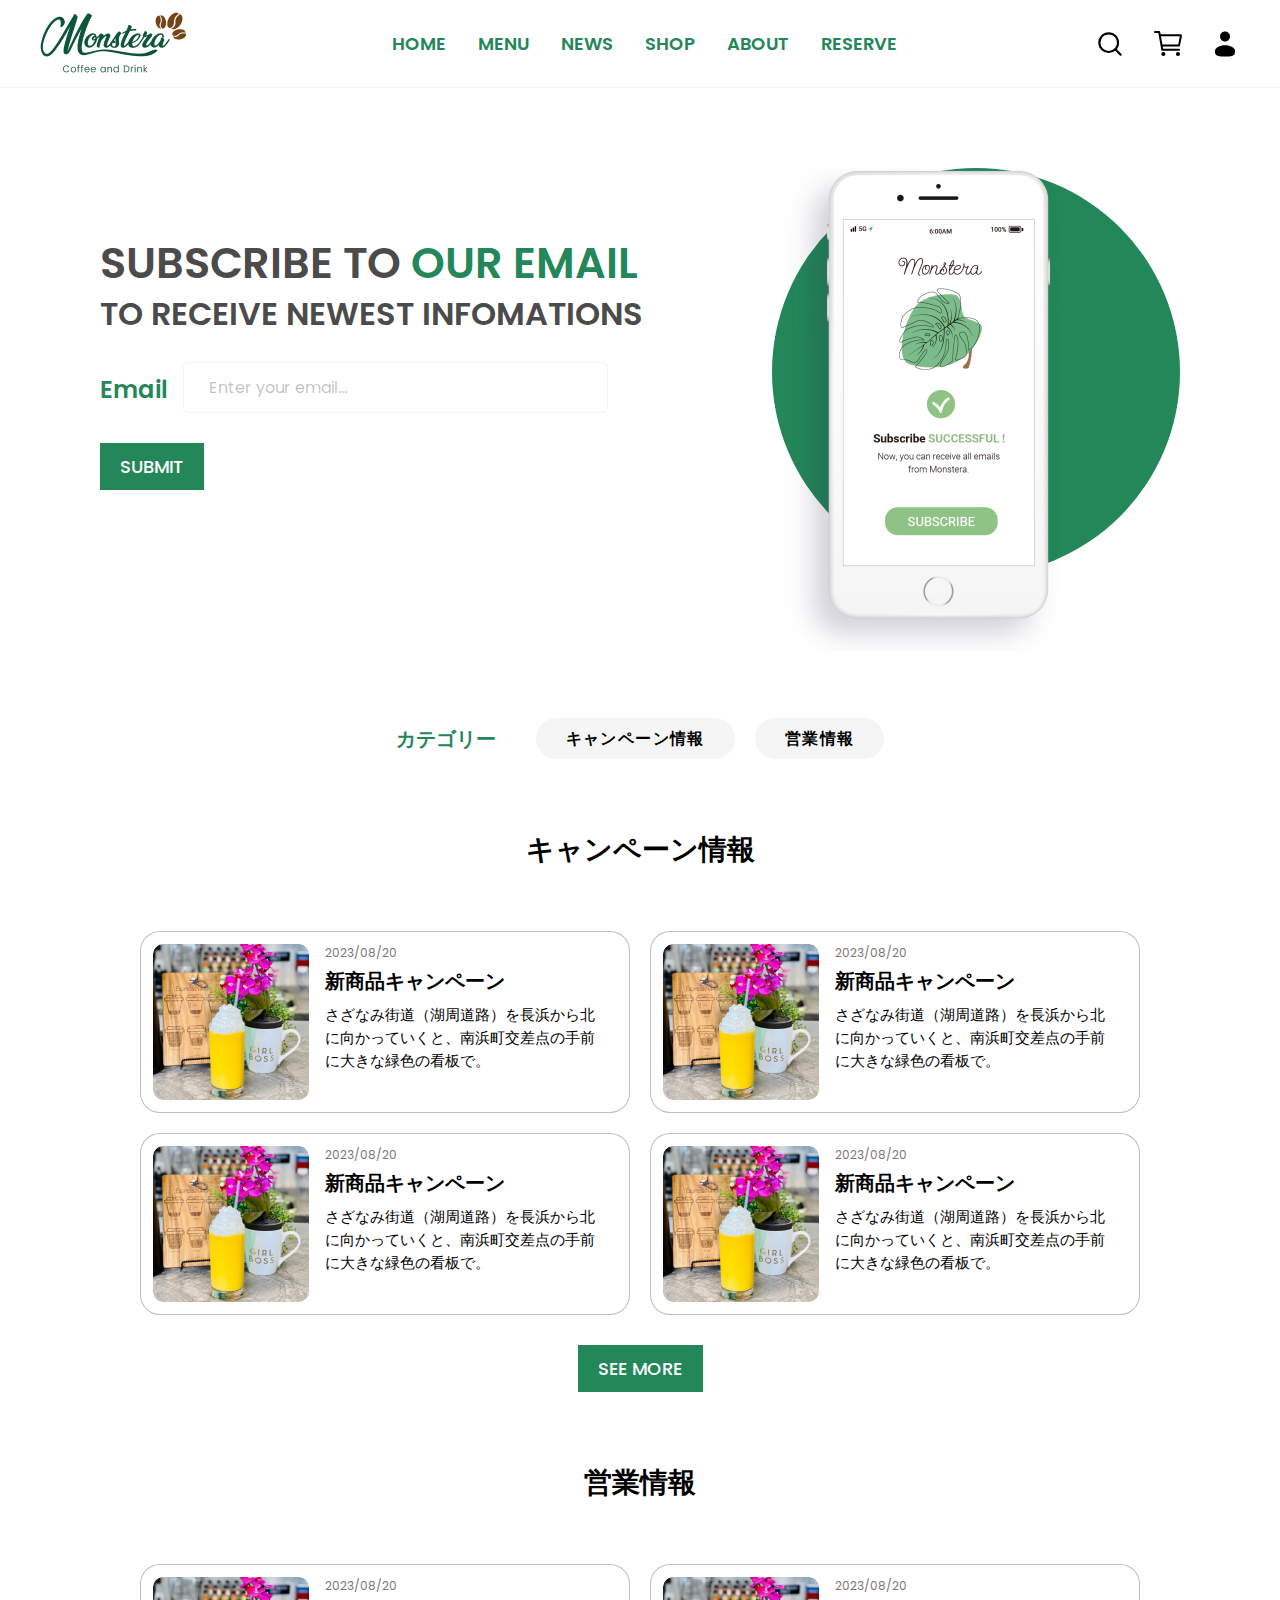
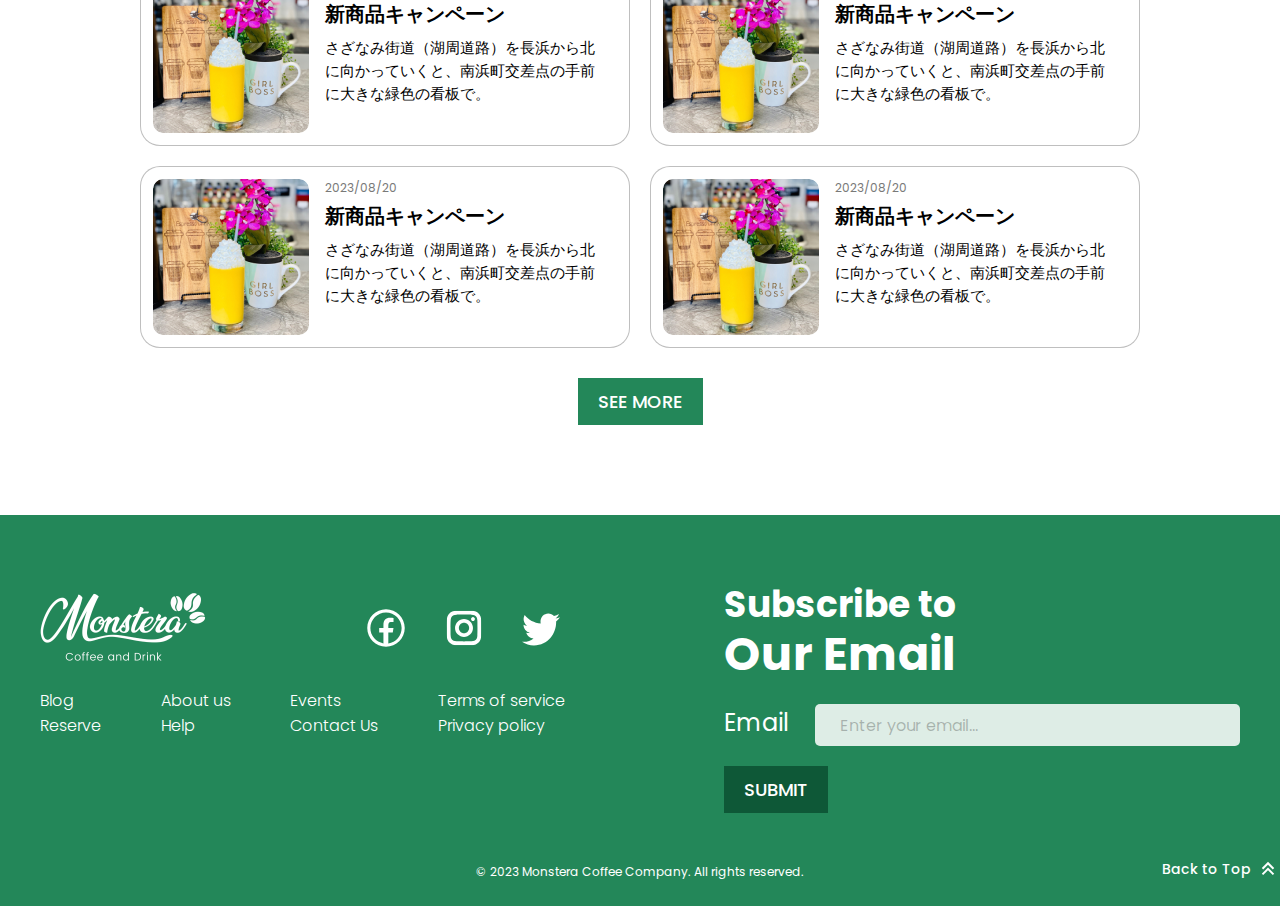
<file: news.html>
<!DOCTYPE html>
<html lang="en">
<head>
    <meta charset="UTF-8">
    <meta name="viewport" content="width=device-width, initial-scale=1.0">
    <link rel="icon" href="./images/logo-black.png">
    <title>Monstera | Shop</title>
    <link rel="stylesheet" href="./css/news-style.css">
    <link rel="preconnect" href="https://fonts.googleapis.com">
    <link rel="preconnect" href="https://fonts.gstatic.com" crossorigin>
    <link href="https://fonts.googleapis.com/css2?family=Cherry+Bomb+One&family=Poppins:wght@300;400;500;600;700;800&family=Send+Flowers&display=swap" rel="stylesheet">
</head>
<body>
    <div class="header-dark">
    </div>       
    <div class="global-main global-main--login">
        <img srcset="images/home/form-logo.png 2x" alt="" class="login-logo">
        <p class="login-title">ログイン</p>
        <p class="login-sub">Monsteraアカウントでログイン</p>
        <form action="#" class="login-form">
            <label for="login-input" class="login-label">メール</label>
            <input type="email" class="login-input" placeholder="Enter your email..." required>
        </form>
        <form action="#" class="login-form">
            <label for="login-input" class="login-label">パスワード</label>
            <input type="password" class="login-input" placeholder="Enter your password..." required>
        </form>
        <button class="login-btn main-btn">ログイン</button>
        <p class="login-forget">パスワードをお忘れですか？</p>
        <div class="login-line"></div>
        <div class="login-diff">
            <p>または</p>
            <div class="login-sns-wrap">
                <img src="images/home/Google.png" alt="" class="login-sns">
                <img src="images/home/Facebook.png" alt="" class="login-sns">
                <img src="images/home/Apple.png" alt="" class="login-sns">
            </div>
            <p>
                で
                <span class="login-change-color">ログイン</span>
            </p>
        </div>
        <p class="login-new">Monsteraアカウントを新規作成</p>
    </div>
    <div class="global-login--comp global-main">
        <p class="comp-title">Monstera</p>
        <img src="images/home/form-logo.png" alt="" class="comp-logo">
        <div class="comp-check">
            <svg xmlns="http://www.w3.org/2000/svg" width="50" height="50" viewBox="0 0 64 64" fill="none">
                <g clip-path="url(#clip0_32_2096)">
                  <path d="M32.0146 64.0293C49.6958 64.0293 64.0293 49.6958 64.0293 32.0146C64.0293 14.3334 49.6958 0 32.0146 0C14.3334 0 0 14.3334 0 32.0146C0 49.6958 14.3334 64.0293 32.0146 64.0293Z" fill="#90C385"/>
                  <path d="M15.0259 30.0229C15.0259 30.0229 28.3531 37.8142 30.96 48.8568C34.6506 27.1232 48.9737 19.6833 48.9737 19.6833" stroke="white" stroke-width="7" stroke-linecap="round" stroke-linejoin="round"/>
                </g>
                <defs>
                  <clipPath id="clip0_32_2096">
                    <rect width="64" height="64" fill="white"/>
                  </clipPath>
                </defs>
            </svg>
        </div>
        <p class="comp-sub">ログインが完了しました！</p>
        <div class="comp-btn-wrap">
            <button class="main-btn comp-btn">完了</button>
        </div>
    </div>
    <div class="update global-main">
        <div class="update-loader">
            <div class="update-item update-item1"></div>
            <div class="update-item update-item2"></div>
            <div class="update-item update-item3"></div>
        </div>
        <p class="update-text">Feature is being updated</p>
        <p class="update-sub">Please try later!</p>
    </div>
    <div class="wrapper">
        <header class="header" id="header">             
            <div class="header-top container">
                <a href="./index.html" class="logo-box-wrap">
                    <img srcset="./images/textLogo-color.png 2x" alt="">
                </a>
                <nav>
                    <ul class="menu-list">
                        <li class="menu-item"><a href="./index.html">HOME</a></li>
                        <li class="menu-item"><a href="./menu.html">MENU</a></li>
                        <li class="menu-item"><a href="#">NEWS</a></li>
                        <li class="menu-item"><a href="./shop.html">SHOP</a></li>
                        <li class="menu-item"><a href="./about.html">ABOUT</a></li>
                        <li class="menu-item"><a href="./reserve.html">RESERVE</a></li>
                    </ul>
                </nav>
                <div class="header-future">
                    <div class="header-search">
                        <svg xmlns="http://www.w3.org/2000/svg" width="32" height="32" viewBox="0 0 29 29" fill="none">
                            <path d="M24.1666 24.1667L19.2729 19.2729M19.2729 19.2729C20.0584 18.4874 20.6814 17.555 21.1065 16.5287C21.5316 15.5024 21.7504 14.4025 21.7504 13.2917C21.7504 12.1808 21.5316 11.0809 21.1065 10.0546C20.6814 9.02837 20.0584 8.09588 19.2729 7.31042C18.4874 6.52495 17.5549 5.90188 16.5287 5.47679C15.5024 5.05169 14.4025 4.8329 13.2917 4.8329C12.1808 4.8329 11.0809 5.05169 10.0546 5.47679C9.02836 5.90188 8.09587 6.52495 7.3104 7.31042C5.72407 8.89674 4.83289 11.0483 4.83289 13.2917C4.83289 15.5351 5.72407 17.6866 7.3104 19.2729C8.89673 20.8592 11.0482 21.7504 13.2917 21.7504C15.5351 21.7504 17.6866 20.8592 19.2729 19.2729Z" stroke="black" stroke-width="2" stroke-linecap="round" stroke-linejoin="round"/>
                        </svg>
                        <div class="header-search-drop">
                            <div class="header-search-wrap">
                                <input type="text" class="header-search-input" placeholder="入力して検索">
                                <a href="#">
                                    <button class="header-search-btn main-btn">
                                        検索
                                    </button>
                                </a>
                            </div>
                        </div>
                    </div>
                    <div class="header-cart">
                        <svg xmlns="http://www.w3.org/2000/svg" width="28" height="25" viewBox="0 0 28 25" fill="none">
                            <path d="M9.35665 23.9808C9.93356 23.9808 10.4012 23.5131 10.4012 22.9362C10.4012 22.3593 9.93356 21.8916 9.35665 21.8916C8.77975 21.8916 8.31207 22.3593 8.31207 22.9362C8.31207 23.5131 8.77975 23.9808 9.35665 23.9808Z" stroke="black" stroke-width="2" stroke-linecap="round" stroke-linejoin="round"/>
                            <path d="M23.9808 23.9808C24.5577 23.9808 25.0254 23.5131 25.0254 22.9362C25.0254 22.3593 24.5577 21.8916 23.9808 21.8916C23.4039 21.8916 22.9362 22.3593 22.9362 22.9362C22.9362 23.5131 23.4039 23.9808 23.9808 23.9808Z" stroke="black" stroke-width="2" stroke-linecap="round" stroke-linejoin="round"/>
                            <path d="M1 1H5.17833L8.31208 18.7579H25.0254" stroke="black" stroke-width="2" stroke-linecap="round" stroke-linejoin="round"/>
                            <path d="M8.31206 14.5796H24.5971C24.7179 14.5797 24.835 14.5379 24.9284 14.4613C25.0219 14.3848 25.0859 14.2782 25.1096 14.1598L26.9898 4.75855C27.005 4.68274 27.0032 4.60451 26.9844 4.5295C26.9657 4.4545 26.9306 4.38458 26.8815 4.32481C26.8325 4.26504 26.7708 4.21689 26.7009 4.18385C26.631 4.15081 26.5547 4.1337 26.4773 4.13376H6.2229" stroke="black" stroke-width="2" stroke-linecap="round" stroke-linejoin="round"/>
                        </svg>
                    </div>
                    <div class="header-user">
                        <svg xmlns="http://www.w3.org/2000/svg" width="30" height="30" viewBox="0 0 28 28" fill="none">
                            <path d="M14 11.6667C16.5774 11.6667 18.6667 9.57732 18.6667 6.99999C18.6667 4.42267 16.5774 2.33333 14 2.33333C11.4227 2.33333 9.33337 4.42267 9.33337 6.99999C9.33337 9.57732 11.4227 11.6667 14 11.6667Z" fill="black"/>
                            <path d="M23.3334 20.4167C23.3334 23.3158 23.3334 25.6667 14 25.6667C4.66669 25.6667 4.66669 23.3158 4.66669 20.4167C4.66669 17.5175 8.84569 15.1667 14 15.1667C19.1544 15.1667 23.3334 17.5175 23.3334 20.4167Z" fill="black"/>
                        </svg>
                        <div class="header-dropdown">
                            <ul class="header-dropdown-list">
                                <li class="header-dropdown-item" id="log-in">Log In</li>
                                <li class="header-dropdown-item" id="sign-up">Sign Up</li>
                                <li class="header-dropdown-item" id="privacy">Privacy</li>
                                <li class="header-dropdown-item" id="term">Terms & Services</li>
                            </ul>
                        </div>
                    </div>
                </div>
            </div>
        </header>
        <section class="main">
            <div class="header-main container">
                <div class="header-content">
                    <h1 class="header-title">
                        SUBSCRIBE TO <span class="header-change-color">OUR EMAIL</span>
                        <br>TO RECEIVE NEWEST INFOMATIONS
                    </h1>
                    <form action="#">
                        <div class="header-form">
                            <label for="header-input" class="header-label">Email</label>
                            <input type="text" placeholder="Enter your email..." class="header-input">
                        </div>
                        <button class="main-btn">SUBMIT</button>
                    </form>
                </div>
                <div class="header-img">
                    <img srcset="./images/news/iphone.png 2x" alt="">
                </div>
            </div>
            <div class="anker container">
                <div class="anker-title">カテゴリー</div>
                <div class="anker-list">
                    <div class="anker-item"><a href="#campains">キャンペーン情報</a></div>
                    <div class="anker-item"><a href="#business">営業情報</a></div>
                </div>
            </div>
            <div class="campains container" id="campains">
                <div class="main-title campains-main-title">
                    <h2>キャンペーン情報</h2>
                </div>
                <div class="campains-wrap">
                    <div class="campains-item">
                        <div class="campains-img">
                            <img src="./images/news/campain1.png" alt="">
                        </div>
                        <div class="campains-content">
                            <h5 class="campains-time">2023/08/20</h5>
                            <h3 class="campains-title">新商品キャンペーン</h3>
                            <p class="campains-desc">
                                さざなみ街道（湖周道路）を長浜から北に向かっていくと、南浜町交差点の手前に大きな緑色の看板で。
                            </p>
                        </div>
                    </div>
                    <div class="campains-item">
                        <div class="campains-img">
                            <img src="./images/news/campain1.png" alt="">
                        </div>
                        <div class="campains-content">
                            <h5 class="campains-time">2023/08/20</h5>
                            <h3 class="campains-title">新商品キャンペーン</h3>
                            <p class="campains-desc">
                                さざなみ街道（湖周道路）を長浜から北に向かっていくと、南浜町交差点の手前に大きな緑色の看板で。
                            </p>
                        </div>
                    </div>
                    <div class="campains-item">
                        <div class="campains-img">
                            <img src="./images/news/campain1.png" alt="">
                        </div>
                        <div class="campains-content">
                            <h5 class="campains-time">2023/08/20</h5>
                            <h3 class="campains-title">新商品キャンペーン</h3>
                            <p class="campains-desc">
                                さざなみ街道（湖周道路）を長浜から北に向かっていくと、南浜町交差点の手前に大きな緑色の看板で。
                            </p>
                        </div>
                    </div>
                    <div class="campains-item">
                        <div class="campains-img">
                            <img src="./images/news/campain1.png" alt="">
                        </div>
                        <div class="campains-content">
                            <h5 class="campains-time">2023/08/20</h5>
                            <h3 class="campains-title">新商品キャンペーン</h3>
                            <p class="campains-desc">
                                さざなみ街道（湖周道路）を長浜から北に向かっていくと、南浜町交差点の手前に大きな緑色の看板で。
                            </p>
                        </div>
                    </div>
                </div>
                <button class="main-btn more-btn campains-btn">
                    <p>SEE MORE</p>
                    <img srcset="./images/right-arrow.png 2x" alt="" class="right-arrow">
                </button>
            </div>
            <div class="business container" id="business">
                <div class="main-title business-main-title">
                    <h2>営業情報</h2>
                </div>
                <div class="business-wrap">
                    <div class="business-item">
                        <div class="business-img">
                            <img src="./images/news/campain1.png" alt="">
                        </div>
                        <div class="business-content">
                            <h5 class="business-time">2023/08/20</h5>
                            <h3 class="business-title">新商品キャンペーン</h3>
                            <p class="business-desc">
                                さざなみ街道（湖周道路）を長浜から北に向かっていくと、南浜町交差点の手前に大きな緑色の看板で。
                            </p>
                        </div>
                    </div>
                    <div class="business-item">
                        <div class="business-img">
                            <img src="./images/news/campain1.png" alt="">
                        </div>
                        <div class="business-content">
                            <h5 class="business-time">2023/08/20</h5>
                            <h3 class="business-title">新商品キャンペーン</h3>
                            <p class="business-desc">
                                さざなみ街道（湖周道路）を長浜から北に向かっていくと、南浜町交差点の手前に大きな緑色の看板で。
                            </p>
                        </div>
                    </div>
                    <div class="business-item">
                        <div class="business-img">
                            <img src="./images/news/campain1.png" alt="">
                        </div>
                        <div class="business-content">
                            <h5 class="business-time">2023/08/20</h5>
                            <h3 class="business-title">新商品キャンペーン</h3>
                            <p class="business-desc">
                                さざなみ街道（湖周道路）を長浜から北に向かっていくと、南浜町交差点の手前に大きな緑色の看板で。
                            </p>
                        </div>
                    </div>
                    <div class="business-item">
                        <div class="business-img">
                            <img src="./images/news/campain1.png" alt="">
                        </div>
                        <div class="business-content">
                            <h5 class="business-time">2023/08/20</h5>
                            <h3 class="business-title">新商品キャンペーン</h3>
                            <p class="business-desc">
                                さざなみ街道（湖周道路）を長浜から北に向かっていくと、南浜町交差点の手前に大きな緑色の看板で。
                            </p>
                        </div>
                    </div>
                </div>
                <button class="main-btn more-btn business-btn">
                    <p>SEE MORE</p>
                    <img srcset="./images/right-arrow.png 2x" alt="" class="right-arrow">
                </button>
            </div>
        </section>

        <footer class="footer" style="margin-top: 90px;">
            <div class="footer-container container">
                <div class="footer-main">
                    <div class="footer-content">
                        <div class="footer-top">
                            <p class="footer-name">
                                <img srcset="./images/textLogo--white.png 2x" alt="">
                            </p>
                            <div class="sns-list">
                                <a class="facebook" href="#">
                                    <svg xmlns="http://www.w3.org/2000/svg" width="50" height="50" viewBox="0 0 34 34" fill="none">
                                        <path d="M17 4.25C9.9705 4.25 4.25 9.9705 4.25 17C4.25 24.0295 9.9705 29.75 17 29.75C24.0295 29.75 29.75 24.0295 29.75 17C29.75 9.9705 24.0295 4.25 17 4.25ZM17 6.375C22.8809 6.375 27.625 11.1191 27.625 17C27.6276 19.5436 26.7155 22.0033 25.0552 23.9303C23.3949 25.8572 21.097 27.1229 18.581 27.4964V20.0983H21.607L22.0819 17.0244H18.581V15.3457C18.581 14.0707 19.0007 12.937 20.1939 12.937H22.1117V10.2553C21.7749 10.2096 21.0619 10.1107 19.7147 10.1107C16.9012 10.1107 15.2522 11.5961 15.2522 14.9813V17.0244H12.3601V20.0983H15.2522V27.4699C12.771 27.0615 10.5158 25.7842 8.88961 23.8662C7.26341 21.9483 6.37212 19.5146 6.375 17C6.375 11.1191 11.1191 6.375 17 6.375Z" fill="white"/>
                                    </svg>
                                </a>
                                <a class="instagram" href="#">
                                    <svg xmlns="http://www.w3.org/2000/svg" width="36" height="36" viewBox="0 0 25 26" fill="none">
                                        <g clip-path="url(#clip0_1_73)">
                                          <path d="M18.0396 0.580208C19.3083 0.638542 20.1854 0.825 20.9958 1.13958C21.7642 1.42689 22.4599 1.87999 23.0333 2.46667C23.62 3.04009 24.0731 3.73575 24.3604 4.50417C24.675 5.31562 24.8615 6.19167 24.9198 7.46042C24.9917 9.03333 25 9.5875 25 13C25 16.4125 24.9917 16.9667 24.9198 18.5396C24.8615 19.8083 24.675 20.6854 24.3604 21.4969C24.073 22.2649 23.6199 22.9602 23.0333 23.5333C22.4599 24.12 21.7643 24.5731 20.9958 24.8604C20.1844 25.175 19.3083 25.3615 18.0396 25.4198C16.4667 25.4917 15.9135 25.5 12.5 25.5C9.08646 25.5 8.53229 25.4917 6.96042 25.4198C5.69167 25.3615 4.81458 25.175 4.00312 24.8604C3.23507 24.573 2.53977 24.1199 1.96667 23.5333C1.37999 22.9599 0.926886 22.2642 0.639583 21.4958C0.325 20.6844 0.138542 19.8083 0.0802083 18.5396C0.00833333 16.9688 0 16.4146 0 13C0 9.58646 0.00833333 9.03125 0.0802083 7.46042C0.138542 6.19167 0.325 5.31458 0.639583 4.50417C0.926886 3.73575 1.37999 3.04009 1.96667 2.46667C2.53979 1.88012 3.23508 1.42702 4.00312 1.13958C4.81562 0.825 5.69167 0.638542 6.96042 0.580208C8.53125 0.508333 9.08542 0.5 12.5 0.5C15.9135 0.5 16.4688 0.508333 18.0396 0.580208ZM12.5 3.27812C9.125 3.27812 8.60833 3.28542 7.08646 3.35521C6.12083 3.39896 5.54167 3.52187 5.00937 3.72917C4.60081 3.87732 4.23164 4.11714 3.93021 4.43021C3.61647 4.73109 3.37654 5.10043 3.22917 5.50937C3.02292 6.04062 2.89896 6.62083 2.85521 7.58646C2.78542 9.10833 2.77812 9.625 2.77812 13C2.77812 16.375 2.78542 16.8917 2.85521 18.4135C2.89896 19.3792 3.02187 19.9583 3.22917 20.4896C3.40625 20.9437 3.59375 21.2323 3.93021 21.5698C4.26771 21.9073 4.55625 22.0948 5.00937 22.2708C5.54062 22.4771 6.12083 22.601 7.08646 22.6448C8.60937 22.7146 9.12604 22.7219 12.5 22.7219C15.875 22.7219 16.3906 22.7146 17.9135 22.6448C18.8792 22.601 19.4583 22.4781 19.9906 22.2708C20.3992 22.1227 20.7684 21.8829 21.0698 21.5698C21.4073 21.2323 21.5948 20.9437 21.7708 20.4906C21.9771 19.9594 22.101 19.3792 22.1448 18.4135C22.2146 16.8906 22.2219 16.374 22.2219 13C22.2219 9.62604 22.2146 9.10937 22.1448 7.58646C22.101 6.62083 21.9781 6.04167 21.7708 5.51042C21.6235 5.10113 21.3836 4.73143 21.0698 4.43021C20.7686 4.11637 20.3989 3.87643 19.9896 3.72917C19.4583 3.52292 18.8781 3.39896 17.9125 3.35521C16.3906 3.28542 15.874 3.27812 12.499 3.27812H12.5ZM12.5 19.4812C10.7811 19.4812 9.13253 18.7984 7.91706 17.5829C6.70159 16.3675 6.01875 14.7189 6.01875 13C6.01875 11.2811 6.70159 9.63253 7.91706 8.41706C9.13253 7.20159 10.7811 6.51875 12.5 6.51875C14.2189 6.51875 15.8675 7.20159 17.0829 8.41706C18.2984 9.63253 18.9812 11.2811 18.9812 13C18.9812 14.7189 18.2984 16.3675 17.0829 17.5829C15.8675 18.7984 14.2189 19.4812 12.5 19.4812ZM12.5 16.7042C13.4824 16.7042 14.4246 16.3139 15.1192 15.6192C15.8139 14.9246 16.2042 13.9824 16.2042 13C16.2042 12.0176 15.8139 11.0754 15.1192 10.3808C14.4246 9.68609 13.4824 9.29583 12.5 9.29583C11.5176 9.29583 10.5754 9.68609 9.88076 10.3808C9.18609 11.0754 8.79583 12.0176 8.79583 13C8.79583 13.9824 9.18609 14.9246 9.88076 15.6192C10.5754 16.3139 11.5176 16.7042 12.5 16.7042ZM18.9812 7.90729C18.6128 7.90729 18.2595 7.76094 17.999 7.50044C17.7385 7.23994 17.5922 6.88663 17.5922 6.51823C17.5922 6.14983 17.7385 5.79651 17.999 5.53601C18.2595 5.27551 18.6128 5.12917 18.9812 5.12917C19.3497 5.12917 19.703 5.27551 19.9635 5.53601C20.224 5.79651 20.3703 6.14983 20.3703 6.51823C20.3703 6.88663 20.224 7.23994 19.9635 7.50044C19.703 7.76094 19.3497 7.90729 18.9812 7.90729Z" fill="white"/>
                                        </g>
                                        <defs>
                                          <clipPath id="clip0_1_73">
                                            <rect width="25" height="25" fill="white" transform="translate(0 0.5)"/>
                                          </clipPath>
                                        </defs>
                                    </svg>
                                </a>
                                <a class="twitter" href="#">
                                    <svg xmlns="http://www.w3.org/2000/svg" width="48" height="45" viewBox="0 0 31 32" fill="none">
                                        <path d="M29.0109 8.00001C28.0163 8.46668 26.9442 8.77334 25.8334 8.92001C26.97 8.21334 27.8484 7.09334 28.2617 5.74668C27.1896 6.41334 26.0013 6.88001 24.7484 7.14668C23.7279 6.00001 22.2942 5.33334 20.6667 5.33334C17.6313 5.33334 15.1513 7.89334 15.1513 11.0533C15.1513 11.5067 15.2029 11.9467 15.2934 12.36C10.695 12.12 6.60045 9.84001 3.87503 6.38668C3.39711 7.22668 3.12586 8.21334 3.12586 9.25334C3.12586 11.24 4.09461 13 5.59295 14C4.67586 14 3.82336 13.7333 3.0742 13.3333V13.3733C3.0742 16.1467 4.98586 18.4667 7.51753 18.9867C6.70472 19.2163 5.8514 19.2482 5.02461 19.08C5.37544 20.2167 6.06252 21.2112 6.98926 21.9239C7.916 22.6366 9.03582 23.0316 10.1913 23.0533C8.23264 24.6539 5.80478 25.5191 3.3067 25.5067C2.86753 25.5067 2.42836 25.48 1.9892 25.4267C4.44336 27.0533 7.36253 28 10.4884 28C20.6667 28 26.2596 19.28 26.2596 11.72C26.2596 11.4667 26.2596 11.2267 26.2467 10.9733C27.3317 10.1733 28.2617 9.16001 29.0109 8.00001Z" fill="white"/>
                                    </svg>
                                </a>
                            </div>
                        </div>
                        <div class="footer-feature">
                            <div class="footer-col">
                                <a href="#" class="footer-item">Blog</a>
                                <a href="#" class="footer-item">Reserve</a>
                            </div>
                            <div class="footer-col">
                                <a href="#" class="footer-item">About us</a>
                                <a href="#" class="footer-item">Help</a>
                            </div>
                            <div class="footer-col">
                                <a href="#" class="footer-item">Events</a>
                                <a href="#" class="footer-item">Contact Us</a>
                            </div>
                            <div class="footer-col">
                                <a href="#" class="footer-item">Terms of service</a>
                                <a href="#" class="footer-item">Privacy policy</a>
                            </div>
                        </div>
                    </div>
                    <div class="footer-subs">
                        <p class="footer-subs-title">Subscribe to <br>Our Email</p>
                        <div class="footer-type-box">
                            <form action="#">
                                <label for="footer-type-label" class="footer-type">Email</label>
                                <input type="text" placeholder="Enter your email...">
                            </form>
                        </div>
                        <button class="footer-btn main-btn">SUBMIT</button>
                    </div>
                </div>
                <a href="#header">
                    <div class="footer-to-top">
                        <p>Back to Top</p>
                        <svg xmlns="http://www.w3.org/2000/svg" width="24" height="24" viewBox="0 0 24 24" fill="none">
                            <path d="M12 4.83594L5.79303 11.0429L7.20703 12.4569L12 7.66394L16.793 12.4569L18.207 11.0429L12 4.83594ZM12 10.4859L5.79303 16.6929L7.20703 18.1069L12 13.3139L16.793 18.1069L18.207 16.6929L12 10.4859Z" fill="white"/>
                        </svg>
                    </div>
                </a>
                <div class="footer-copy">
                    &copy; 2023 Monstera Coffee Company. All rights reserved.
                </div>
            </div>
        </footer>
    </div>
    <script src="js/global.js"></script>
</body>
</html>
</file>
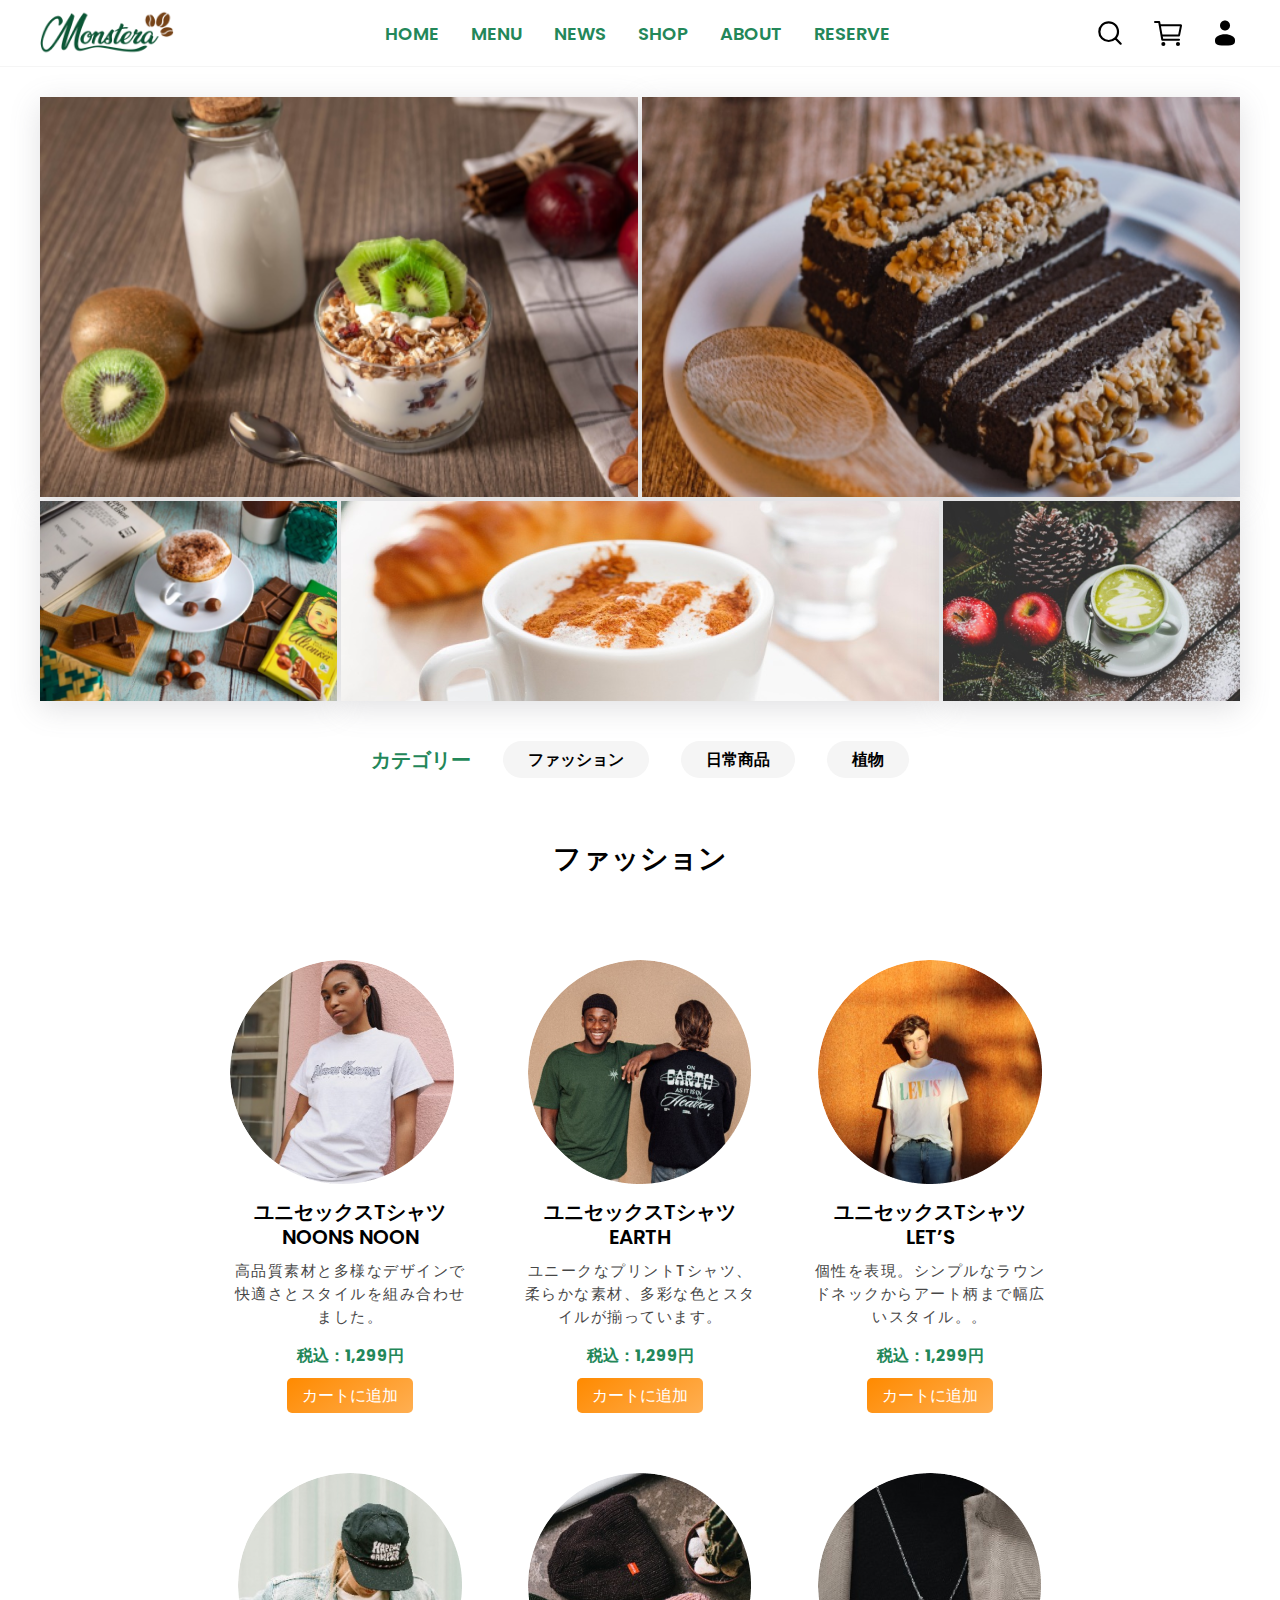
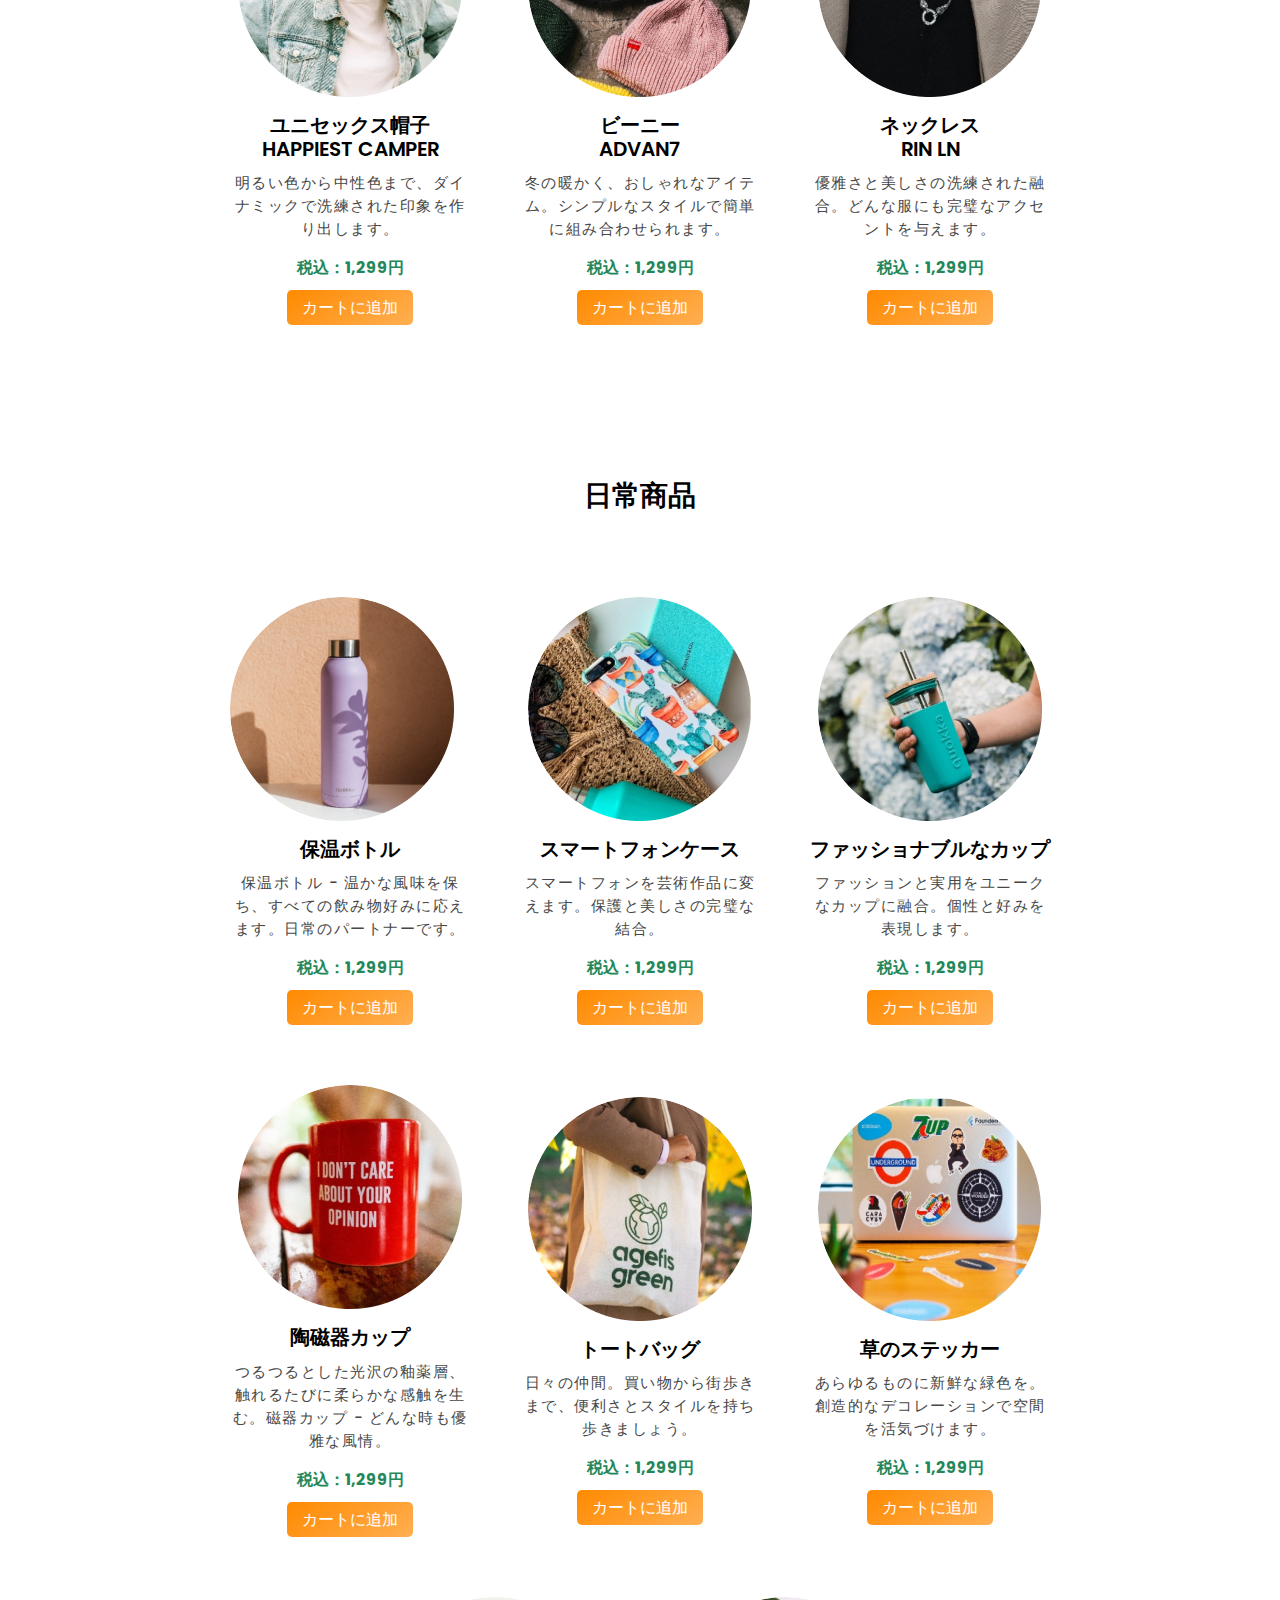
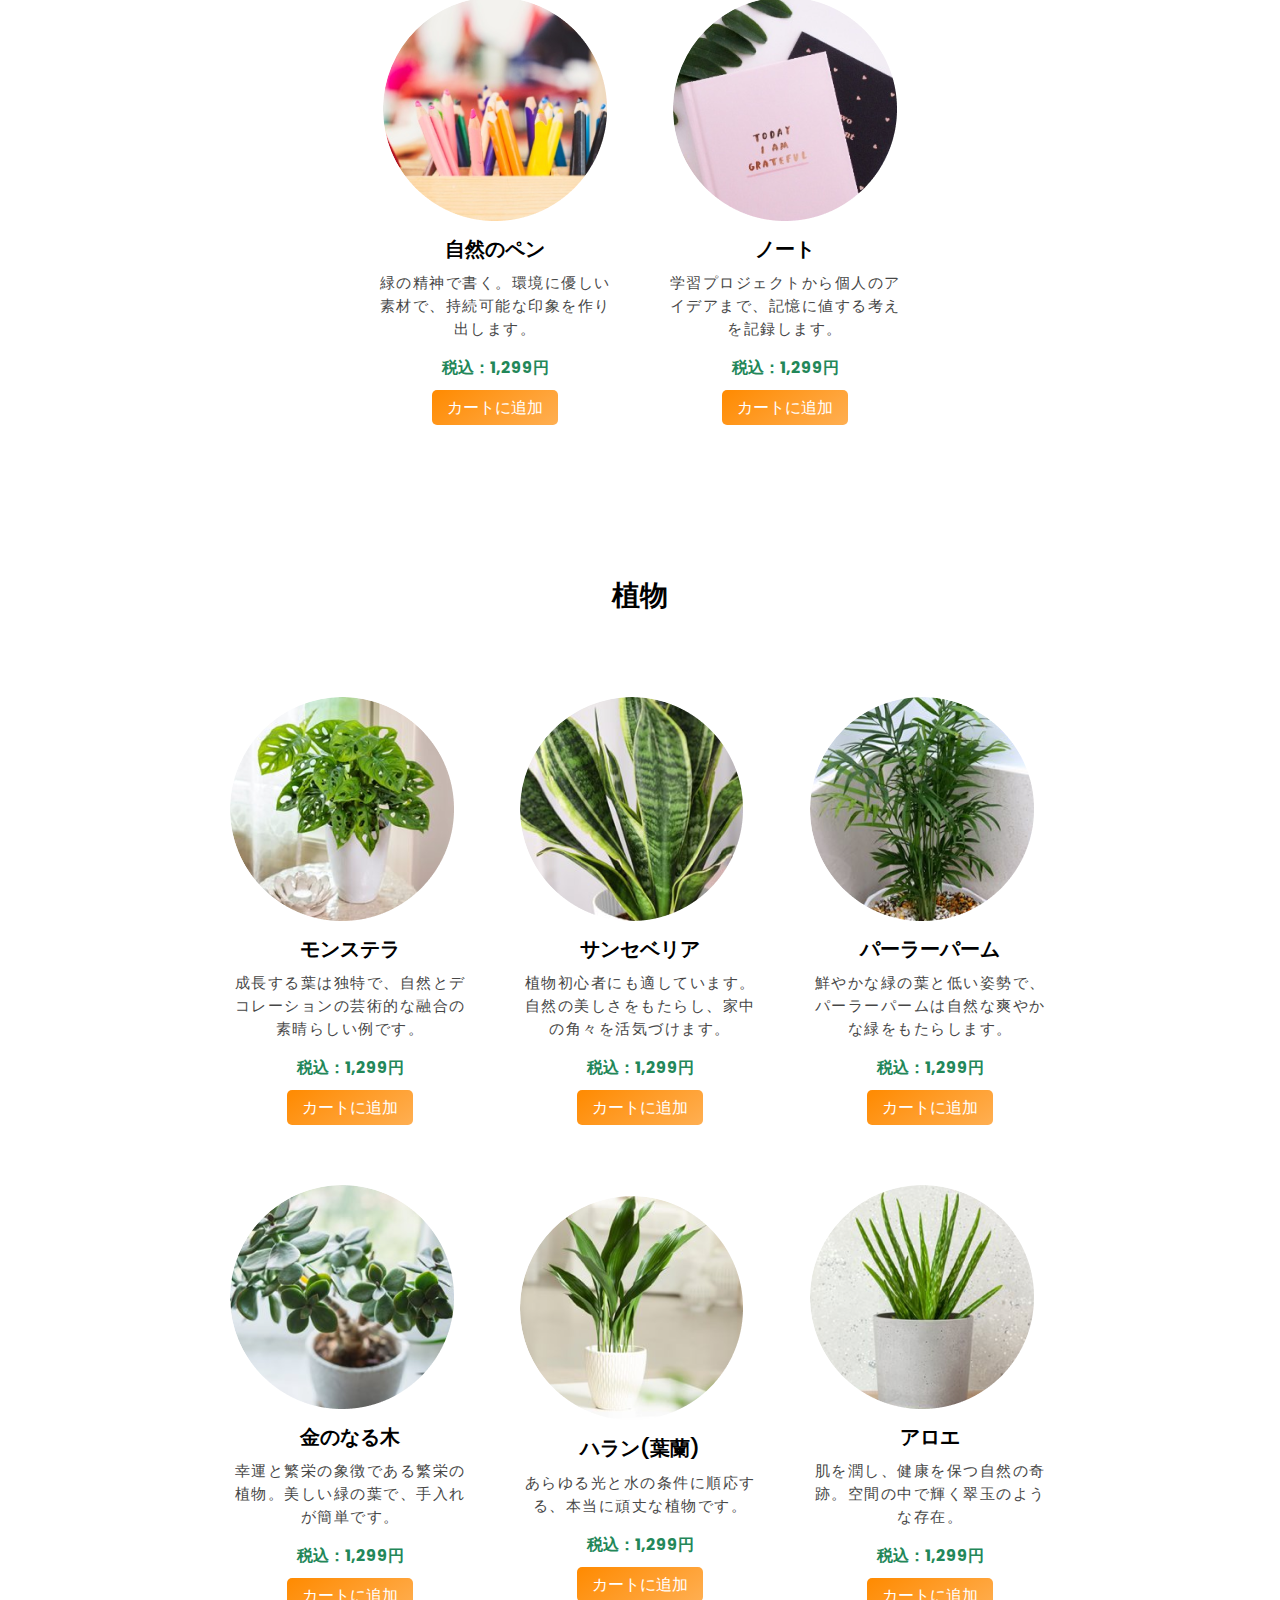
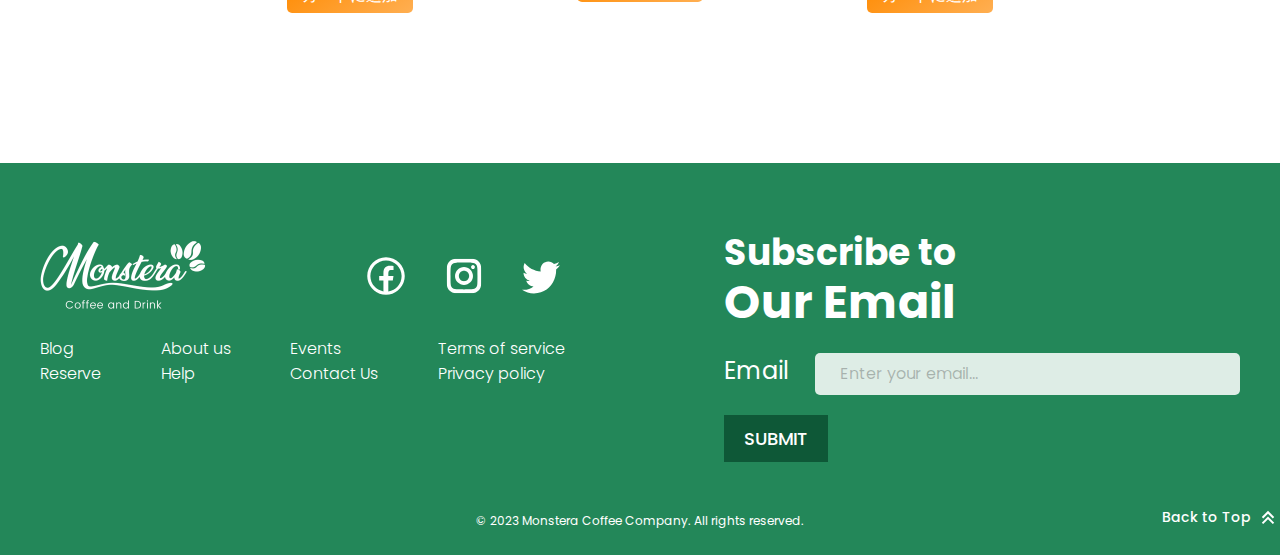
<file: shop.html>
<!DOCTYPE html>
<html lang="en">
<head>
    <meta charset="UTF-8">
    <meta name="viewport" content="width=device-width, initial-scale=1.0">
    <link rel="icon" href="./images/logo-black.png">
    <title>Monstera | Shop</title>
    <link rel="stylesheet" href="./css/shop-style.css">
    <link rel="preconnect" href="https://fonts.googleapis.com">
    <link rel="preconnect" href="https://fonts.gstatic.com" crossorigin>
    <link href="https://fonts.googleapis.com/css2?family=Cherry+Bomb+One&family=Poppins:wght@300;400;500;600;700;800&family=Send+Flowers&display=swap" rel="stylesheet">
</head>
<body>
    <div class="header-dark">
    </div>       
    <div class="global-main global-main--login">
        <img srcset="images/home/form-logo.png 2x" alt="" class="login-logo">
        <p class="login-title">ログイン</p>
        <p class="login-sub">Monsteraアカウントでログイン</p>
        <form action="#" class="login-form">
            <label for="login-input" class="login-label">メール</label>
            <input type="email" class="login-input" placeholder="Enter your email..." required>
        </form>
        <form action="#" class="login-form">
            <label for="login-input" class="login-label">パスワード</label>
            <input type="password" class="login-input" placeholder="Enter your password..." required>
        </form>
        <button class="login-btn main-btn">ログイン</button>
        <p class="login-forget">パスワードをお忘れですか？</p>
        <div class="login-line"></div>
        <div class="login-diff">
            <p>または</p>
            <div class="login-sns-wrap">
                <img src="images/home/Google.png" alt="" class="login-sns">
                <img src="images/home/Facebook.png" alt="" class="login-sns">
                <img src="images/home/Apple.png" alt="" class="login-sns">
            </div>
            <p>
                で
                <span class="login-change-color">ログイン</span>
            </p>
        </div>
        <p class="login-new">Monsteraアカウントを新規作成</p>
    </div>
    <div class="global-login--comp global-main">
        <p class="comp-title">Monstera</p>
        <img src="images/home/form-logo.png" alt="" class="comp-logo">
        <div class="comp-check">
            <svg xmlns="http://www.w3.org/2000/svg" width="50" height="50" viewBox="0 0 64 64" fill="none">
                <g clip-path="url(#clip0_32_2096)">
                  <path d="M32.0146 64.0293C49.6958 64.0293 64.0293 49.6958 64.0293 32.0146C64.0293 14.3334 49.6958 0 32.0146 0C14.3334 0 0 14.3334 0 32.0146C0 49.6958 14.3334 64.0293 32.0146 64.0293Z" fill="#90C385"/>
                  <path d="M15.0259 30.0229C15.0259 30.0229 28.3531 37.8142 30.96 48.8568C34.6506 27.1232 48.9737 19.6833 48.9737 19.6833" stroke="white" stroke-width="7" stroke-linecap="round" stroke-linejoin="round"/>
                </g>
                <defs>
                  <clipPath id="clip0_32_2096">
                    <rect width="64" height="64" fill="white"/>
                  </clipPath>
                </defs>
            </svg>
        </div>
        <p class="comp-sub">ログインが完了しました！</p>
        <div class="comp-btn-wrap">
            <button class="main-btn comp-btn">完了</button>
        </div>
    </div>
    <div class="update global-main">
        <div class="update-loader">
            <div class="update-item update-item1"></div>
            <div class="update-item update-item2"></div>
            <div class="update-item update-item3"></div>
        </div>
        <p class="update-text">Feature is being updated</p>
        <p class="update-sub">Please try later!</p>
    </div>
    <div class="wrapper">
        <header class="header" id="header">             
            <div class="header-top container">
                <a href="./index.html" class="logo-box-wrap">
                    <img srcset="./images/textLogo-colorNoBottom.png 2.2x" alt="">
                </a>
                <nav>
                    <ul class="menu-list">
                        <li class="menu-item"><a href="./index.html">HOME</a></li>
                        <li class="menu-item"><a href="./menu.html">MENU</a></li>
                        <li class="menu-item"><a href="./news.html">NEWS</a></li>
                        <li class="menu-item"><a href="#">SHOP</a></li>
                        <li class="menu-item"><a href="./about.html">ABOUT</a></li>
                        <li class="menu-item"><a href="./reserve.html">RESERVE</a></li>
                    </ul>
                </nav>
                <div class="header-future">
                    <div class="header-search">
                        <svg xmlns="http://www.w3.org/2000/svg" width="32" height="32" viewBox="0 0 29 29" fill="none">
                            <path d="M24.1666 24.1667L19.2729 19.2729M19.2729 19.2729C20.0584 18.4874 20.6814 17.555 21.1065 16.5287C21.5316 15.5024 21.7504 14.4025 21.7504 13.2917C21.7504 12.1808 21.5316 11.0809 21.1065 10.0546C20.6814 9.02837 20.0584 8.09588 19.2729 7.31042C18.4874 6.52495 17.5549 5.90188 16.5287 5.47679C15.5024 5.05169 14.4025 4.8329 13.2917 4.8329C12.1808 4.8329 11.0809 5.05169 10.0546 5.47679C9.02836 5.90188 8.09587 6.52495 7.3104 7.31042C5.72407 8.89674 4.83289 11.0483 4.83289 13.2917C4.83289 15.5351 5.72407 17.6866 7.3104 19.2729C8.89673 20.8592 11.0482 21.7504 13.2917 21.7504C15.5351 21.7504 17.6866 20.8592 19.2729 19.2729Z" stroke="black" stroke-width="2" stroke-linecap="round" stroke-linejoin="round"/>
                        </svg>
                        <div class="header-search-drop">
                            <div class="header-search-wrap">
                                <input type="text" class="header-search-input" placeholder="入力して検索">
                                <a href="#">
                                    <button class="header-search-btn main-btn">
                                        検索
                                    </button>
                                </a>
                            </div>
                        </div>
                    </div>
                    <div class="header-cart">
                        <svg xmlns="http://www.w3.org/2000/svg" width="28" height="25" viewBox="0 0 28 25" fill="none">
                            <path d="M9.35665 23.9808C9.93356 23.9808 10.4012 23.5131 10.4012 22.9362C10.4012 22.3593 9.93356 21.8916 9.35665 21.8916C8.77975 21.8916 8.31207 22.3593 8.31207 22.9362C8.31207 23.5131 8.77975 23.9808 9.35665 23.9808Z" stroke="black" stroke-width="2" stroke-linecap="round" stroke-linejoin="round"/>
                            <path d="M23.9808 23.9808C24.5577 23.9808 25.0254 23.5131 25.0254 22.9362C25.0254 22.3593 24.5577 21.8916 23.9808 21.8916C23.4039 21.8916 22.9362 22.3593 22.9362 22.9362C22.9362 23.5131 23.4039 23.9808 23.9808 23.9808Z" stroke="black" stroke-width="2" stroke-linecap="round" stroke-linejoin="round"/>
                            <path d="M1 1H5.17833L8.31208 18.7579H25.0254" stroke="black" stroke-width="2" stroke-linecap="round" stroke-linejoin="round"/>
                            <path d="M8.31206 14.5796H24.5971C24.7179 14.5797 24.835 14.5379 24.9284 14.4613C25.0219 14.3848 25.0859 14.2782 25.1096 14.1598L26.9898 4.75855C27.005 4.68274 27.0032 4.60451 26.9844 4.5295C26.9657 4.4545 26.9306 4.38458 26.8815 4.32481C26.8325 4.26504 26.7708 4.21689 26.7009 4.18385C26.631 4.15081 26.5547 4.1337 26.4773 4.13376H6.2229" stroke="black" stroke-width="2" stroke-linecap="round" stroke-linejoin="round"/>
                        </svg>
                    </div>
                    <div class="header-user">
                        <svg xmlns="http://www.w3.org/2000/svg" width="30" height="30" viewBox="0 0 28 28" fill="none">
                            <path d="M14 11.6667C16.5774 11.6667 18.6667 9.57732 18.6667 6.99999C18.6667 4.42267 16.5774 2.33333 14 2.33333C11.4227 2.33333 9.33337 4.42267 9.33337 6.99999C9.33337 9.57732 11.4227 11.6667 14 11.6667Z" fill="black"/>
                            <path d="M23.3334 20.4167C23.3334 23.3158 23.3334 25.6667 14 25.6667C4.66669 25.6667 4.66669 23.3158 4.66669 20.4167C4.66669 17.5175 8.84569 15.1667 14 15.1667C19.1544 15.1667 23.3334 17.5175 23.3334 20.4167Z" fill="black"/>
                        </svg>
                        <div class="header-dropdown">
                            <ul class="header-dropdown-list">
                                <li class="header-dropdown-item" id="log-in">Log In</li>
                                <li class="header-dropdown-item" id="sign-up">Sign Up</li>
                                <li class="header-dropdown-item" id="privacy">Privacy</li>
                                <li class="header-dropdown-item" id="term">Terms & Services</li>
                            </ul>
                        </div>
                    </div>
                </div>
            </div>
        </header>
        <div class="header-main container">
            <div class="header-item header-item1">
                <div class="header-item1-1 header-img-impo header-img-impo1"></div>
                <div class="header-item1-2 header-img-impo header-img-impo2"></div>
            </div>
            <div class="header-item header-item2">
                <div class="header-item2-1 header-img-impo header-img-impo1"></div>
                <div class="header-item2-2 header-img-impo header-img-impo2"></div>
            </div>
            <div class="header-item header-item3">
                <div class="header-item3-1 header-img-impo header-img-impo1"></div>
                <div class="header-item3-2 header-img-impo header-img-impo2"></div>
            </div>
            <div class="header-item header-item4">
                <div class="header-item4-1 header-img-impo header-img-impo1"></div>
                <div class="header-item4-2 header-img-impo header-img-impo2"></div>
            </div>
            <div class="header-item header-item5">
                <div class="header-item5-1 header-img-impo header-img-impo1"></div>
                <div class="header-item5-2 header-img-impo header-img-impo2"></div>
            </div>
        </div>
        <div class="category">
            <div class="category-title">
                カテゴリー
            </div>
            <ul class="category-list">
                <li class="category-item"><a href="#coffee">ファッション</a></li>
                <li class="category-item"><a href="#soft">日常商品</a></li>
                <li class="category-item"><a href="#cake">植物</a></li>
            </ul>
        </div>
        <div class="fashion container" id="fashion">
            <div class="main-title">
                <h2>ファッション</h2>
            </div>
            <div class="fashion-wrap">
                <div class="fashion-item">
                    <div class="fashion-top">
                        <div class="fashion-img">
                            <img src="./images/shop/fashion1.png" alt="">
                        </div>
                        <h3 class="fashion-title">
                            ユニセックスTシャツ
                            <br>NOONS NOON
                        </h3>
                        <p class="fashion-desc">高品質素材と多様なデザインで快適さとスタイルを組み合わせました。</p>
                    </div>
                    <div class="fashion-bottom">
                        <p class="fashion-price">税込：1,299円</p>
                        <button class="orange-btn">
                            <p class="orange-add">カートに追加</p>
                            <img srcset="images/shop/button-cart.png 2x" alt="" class="orange-cart">
                        </button>
                    </div>
                </div>
                <div class="fashion-item">
                    <div class="fashion-img">
                        <img src="./images/shop/fashion2.png" alt="">
                    </div>
                    <h3 class="fashion-title">
                        ユニセックスTシャツ
                        <br>EARTH
                    </h3>
                    <p class="fashion-desc">ユニークなプリントTシャツ、柔らかな素材、多彩な色とスタイルが揃っています。</p>
                    <div class="fashion-bottom">
                        <p class="fashion-price">税込：1,299円</p>
                        <button class="orange-btn">
                            <p class="orange-add">カートに追加</p>
                            <img srcset="images/shop/button-cart.png 2x" alt="" class="orange-cart">
                        </button>
                    </div>
                </div>
                <div class="fashion-item">
                    <div class="fashion-img">
                        <img src="./images/shop/fashion3.png" alt="">
                    </div>
                    <h3 class="fashion-title">
                        ユニセックスTシャツ
                        <br>LET’S
                    </h3>
                    <p class="fashion-desc">個性を表現。シンプルなラウンドネックからアート柄まで幅広いスタイル。。</p>
                    <div class="fashion-bottom">
                        <p class="fashion-price">税込：1,299円</p>
                        <button class="orange-btn">
                            <p class="orange-add">カートに追加</p>
                            <img srcset="images/shop/button-cart.png 2x" alt="" class="orange-cart">
                        </button>
                    </div>
                </div>
                <div class="fashion-item">
                    <div class="fashion-img">
                        <img src="./images/shop/fashion4.png" alt="">
                    </div>
                    <h3 class="fashion-title">
                        ユニセックス帽子
                        <br>HAPPIEST CAMPER
                    </h3>
                    <p class="fashion-desc">明るい色から中性色まで、ダイナミックで洗練された印象を作り出します。</p>
                    <div class="fashion-bottom">
                        <p class="fashion-price">税込：1,299円</p>
                        <button class="orange-btn">
                            <p class="orange-add">カートに追加</p>
                            <img srcset="images/shop/button-cart.png 2x" alt="" class="orange-cart">
                        </button>
                    </div>
                </div>
                <div class="fashion-item">
                    <div class="fashion-img">
                        <img src="./images/shop/fashion5.png" alt="">
                    </div>
                    <h3 class="fashion-title">
                        ビーニー
                        <br>ADVAN7
                    </h3>
                    <p class="fashion-desc">冬の暖かく、おしゃれなアイテム。シンプルなスタイルで簡単に組み合わせられます。</p>
                    <div class="fashion-bottom">
                        <p class="fashion-price">税込：1,299円</p>
                        <button class="orange-btn">
                            <p class="orange-add">カートに追加</p>
                            <img srcset="images/shop/button-cart.png 2x" alt="" class="orange-cart">
                        </button>
                    </div>
                </div>
                <div class="fashion-item">
                    <div class="fashion-img">
                        <img src="./images/shop/fashion6.png" alt="">
                    </div>
                    <h3 class="fashion-title">
                        ネックレス
                        <br>RIN LN
                    </h3>
                    <p class="fashion-desc">優雅さと美しさの洗練された融合。どんな服にも完璧なアクセントを与えます。</p>
                    <div class="fashion-bottom">
                        <p class="fashion-price">税込：1,299円</p>
                        <button class="orange-btn">
                            <p class="orange-add">カートに追加</p>
                            <img srcset="./images/shop/button-cart.png 2x" alt="" class="orange-cart">
                        </button>
                    </div>
                </div>
            </div>
        </div>
        <div class="product container" id="product">
            <div class="main-title">
                <h2>日常商品</h2>
            </div>
            <div class="product-wrap">
                <div class="product-item">
                    <div class="product-top">
                        <div class="product-img">
                            <img src="./images/shop/nichi1.png" alt="">
                        </div>
                        <h3 class="product-title">
                            保温ボトル
                        </h3>
                        <p class="product-desc">保温ボトル - 温かな風味を保ち、すべての飲み物好みに応えます。日常のパートナーです。</p>
                    </div>
                    <div class="product-bottom">
                        <p class="product-price">税込：1,299円</p>
                        <button class="orange-btn">
                            <p class="orange-add">カートに追加</p>
                            <img srcset="images/shop/button-cart.png 2x" alt="" class="orange-cart">
                        </button>
                    </div>
                </div>
                <div class="product-item">
                    <div class="product-img">
                        <img src="./images/shop/nichi2.png" alt="">
                    </div>
                    <h3 class="product-title">
                        スマートフォンケース
                    </h3>
                    <p class="product-desc">スマートフォンを芸術作品に変えます。保護と美しさの完璧な結合。</p>
                    <div class="product-bottom">
                        <p class="product-price">税込：1,299円</p>
                        <button class="orange-btn">
                            <p class="orange-add">カートに追加</p>
                            <img srcset="images/shop/button-cart.png 2x" alt="" class="orange-cart">
                        </button>
                    </div>
                </div>
                <div class="product-item">
                    <div class="product-img">
                        <img src="./images/shop/nichi3.png" alt="">
                    </div>
                    <h3 class="product-title">
                        ファッショナブルなカップ
                    </h3>
                    <p class="product-desc">ファッションと実用をユニークなカップに融合。個性と好みを表現します。</p>
                    <div class="product-bottom">
                        <p class="product-price">税込：1,299円</p>
                        <button class="orange-btn">
                            <p class="orange-add">カートに追加</p>
                            <img srcset="images/shop/button-cart.png 2x" alt="" class="orange-cart">
                        </button>
                    </div>
                </div>
                <div class="product-item">
                    <div class="product-img">
                        <img src="./images/shop/nichi4.png" alt="">
                    </div>
                    <h3 class="product-title">
                        陶磁器カップ
                    </h3>
                    <p class="product-desc">つるつるとした光沢の釉薬層、触れるたびに柔らかな感触を生む。磁器カップ - どんな時も優雅な風情。</p>
                    <div class="product-bottom">
                        <p class="product-price">税込：1,299円</p>
                        <button class="orange-btn">
                            <p class="orange-add">カートに追加</p>
                            <img srcset="images/shop/button-cart.png 2x" alt="" class="orange-cart">
                        </button>
                    </div>
                </div>
                <div class="product-item">
                    <div class="product-img">
                        <img src="./images/shop/nichi5.png" alt="">
                    </div>
                    <h3 class="product-title">
                        トートバッグ
                    </h3>
                    <p class="product-desc">日々の仲間。買い物から街歩きまで、便利さとスタイルを持ち歩きましょう。</p>
                    <div class="product-bottom">
                        <p class="product-price">税込：1,299円</p>
                        <button class="orange-btn">
                            <p class="orange-add">カートに追加</p>
                            <img srcset="images/shop/button-cart.png 2x" alt="" class="orange-cart">
                        </button>
                    </div>
                </div>
                <div class="product-item">
                    <div class="product-img">
                        <img src="./images/shop/nichi6.png" alt="">
                    </div>
                    <h3 class="product-title">
                        草のステッカー
                    </h3>
                    <p class="product-desc">あらゆるものに新鮮な緑色を。創造的なデコレーションで空間を活気づけます。</p>
                    <div class="product-bottom">
                        <p class="product-price">税込：1,299円</p>
                        <button class="orange-btn">
                            <p class="orange-add">カートに追加</p>
                            <img srcset="./images/shop/button-cart.png 2x" alt="" class="orange-cart">
                        </button>
                    </div>
                </div>
                <div class="product-item">
                    <div class="product-img">
                        <img src="./images/shop/nichi7.png" alt="">
                    </div>
                    <h3 class="product-title">
                        自然のペン
                    </h3>
                    <p class="product-desc">緑の精神で書く。環境に優しい素材で、持続可能な印象を作り出します。</p>
                    <div class="product-bottom">
                        <p class="product-price">税込：1,299円</p>
                        <button class="orange-btn">
                            <p class="orange-add">カートに追加</p>
                            <img srcset="./images/shop/button-cart.png 2x" alt="" class="orange-cart">
                        </button>
                    </div>
                </div>
                <div class="product-item">
                    <div class="product-img">
                        <img src="./images/shop/nichi8.png" alt="">
                    </div>
                    <h3 class="product-title">
                        ノート
                    </h3>
                    <p class="product-desc">学習プロジェクトから個人のアイデアまで、記憶に値する考えを記録します。</p>
                    <div class="product-bottom">
                        <p class="product-price">税込：1,299円</p>
                        <button class="orange-btn">
                            <p class="orange-add">カートに追加</p>
                            <img srcset="./images/shop/button-cart.png 2x" alt="" class="orange-cart">
                        </button>
                    </div>
                </div>
            </div>
        </div>
        <div class="plant container" id="plant">
            <div class="main-title">
                <h2>植物</h2>
            </div>
            <div class="plant-wrap">
                <div class="plant-item">
                    <div class="plant-top">
                        <div class="plant-img">
                            <img src="./images/shop/plant1.png" alt="">
                        </div>
                        <h3 class="plant-title">
                            モンステラ
                        </h3>
                        <p class="plant-desc">成長する葉は独特で、自然とデコレーションの芸術的な融合の素晴らしい例です。</p>
                    </div>
                    <div class="plant-bottom">
                        <p class="plant-price">税込：1,299円</p>
                        <button class="orange-btn">
                            <p class="orange-add">カートに追加</p>
                            <img srcset="images/shop/button-cart.png 2x" alt="" class="orange-cart">
                        </button>
                    </div>
                </div>
                <div class="plant-item">
                    <div class="plant-top">
                        <div class="plant-img">
                            <img src="./images/shop/plant2.png" alt="">
                        </div>
                        <h3 class="plant-title">
                            サンセベリア
                        </h3>
                        <p class="plant-desc">植物初心者にも適しています。自然の美しさをもたらし、家中の角々を活気づけます。</p>
                    </div>
                    <div class="plant-bottom">
                        <p class="plant-price">税込：1,299円</p>
                        <button class="orange-btn">
                            <p class="orange-add">カートに追加</p>
                            <img srcset="images/shop/button-cart.png 2x" alt="" class="orange-cart">
                        </button>
                    </div>
                </div>
                <div class="plant-item">
                    <div class="plant-top">
                        <div class="plant-img">
                            <img src="./images/shop/plant3.png" alt="">
                        </div>
                        <h3 class="plant-title">
                            パーラーパーム
                        </h3>
                        <p class="plant-desc">鮮やかな緑の葉と低い姿勢で、パーラーパームは自然な爽やかな緑をもたらします。
                        </p>
                    </div>
                    <div class="plant-bottom">
                        <p class="plant-price">税込：1,299円</p>
                        <button class="orange-btn">
                            <p class="orange-add">カートに追加</p>
                            <img srcset="images/shop/button-cart.png 2x" alt="" class="orange-cart">
                        </button>
                    </div>
                </div>
                <div class="plant-item">
                    <div class="plant-top">
                        <div class="plant-img">
                            <img src="./images/shop/plant4.png" alt="">
                        </div>
                        <h3 class="plant-title">
                            金のなる木
                        </h3>
                        <p class="plant-desc">幸運と繁栄の象徴である繁栄の植物。美しい緑の葉で、手入れが簡単です。</p>
                    </div>
                    <div class="plant-bottom">
                        <p class="plant-price">税込：1,299円</p>
                        <button class="orange-btn">
                            <p class="orange-add">カートに追加</p>
                            <img srcset="images/shop/button-cart.png 2x" alt="" class="orange-cart">
                        </button>
                    </div>
                </div>
                <div class="plant-item">
                    <div class="plant-top">
                        <div class="plant-img">
                            <img src="./images/shop/plant5.png" alt="">
                        </div>
                        <h3 class="plant-title">
                            ハラン(葉蘭)
                        </h3>
                        <p class="plant-desc">あらゆる光と水の条件に順応する、本当に頑丈な植物です。</p>
                    </div>
                    <div class="plant-bottom">
                        <p class="plant-price">税込：1,299円</p>
                        <button class="orange-btn">
                            <p class="orange-add">カートに追加</p>
                            <img srcset="images/shop/button-cart.png 2x" alt="" class="orange-cart">
                        </button>
                    </div>
                </div>
                <div class="plant-item">
                    <div class="plant-top">
                        <div class="plant-img">
                            <img src="./images/shop/plant6.png" alt="">
                        </div>
                        <h3 class="plant-title">
                            アロエ
                        </h3>
                        <p class="plant-desc">肌を潤し、健康を保つ自然の奇跡。空間の中で輝く翠玉のような存在。</p>
                    </div>
                    <div class="plant-bottom">
                        <p class="plant-price">税込：1,299円</p>
                        <button class="orange-btn">
                            <p class="orange-add">カートに追加</p>
                            <img srcset="images/shop/button-cart.png 2x" alt="" class="orange-cart">
                        </button>
                    </div>
                </div>
                
            </div>
        </div>
        <footer class="footer" style="margin-top: 90px;">
            <div class="footer-container container">
                <div class="footer-main">
                    <div class="footer-content">
                        <div class="footer-top">
                            <p class="footer-name">
                                <img srcset="./images/textLogo--white.png 2x" alt="">
                            </p>
                            <div class="sns-list">
                                <a class="facebook" href="#">
                                    <svg xmlns="http://www.w3.org/2000/svg" width="50" height="50" viewBox="0 0 34 34" fill="none">
                                        <path d="M17 4.25C9.9705 4.25 4.25 9.9705 4.25 17C4.25 24.0295 9.9705 29.75 17 29.75C24.0295 29.75 29.75 24.0295 29.75 17C29.75 9.9705 24.0295 4.25 17 4.25ZM17 6.375C22.8809 6.375 27.625 11.1191 27.625 17C27.6276 19.5436 26.7155 22.0033 25.0552 23.9303C23.3949 25.8572 21.097 27.1229 18.581 27.4964V20.0983H21.607L22.0819 17.0244H18.581V15.3457C18.581 14.0707 19.0007 12.937 20.1939 12.937H22.1117V10.2553C21.7749 10.2096 21.0619 10.1107 19.7147 10.1107C16.9012 10.1107 15.2522 11.5961 15.2522 14.9813V17.0244H12.3601V20.0983H15.2522V27.4699C12.771 27.0615 10.5158 25.7842 8.88961 23.8662C7.26341 21.9483 6.37212 19.5146 6.375 17C6.375 11.1191 11.1191 6.375 17 6.375Z" fill="white"/>
                                    </svg>
                                </a>
                                <a class="instagram" href="#">
                                    <svg xmlns="http://www.w3.org/2000/svg" width="36" height="36" viewBox="0 0 25 26" fill="none">
                                        <g clip-path="url(#clip0_1_73)">
                                          <path d="M18.0396 0.580208C19.3083 0.638542 20.1854 0.825 20.9958 1.13958C21.7642 1.42689 22.4599 1.87999 23.0333 2.46667C23.62 3.04009 24.0731 3.73575 24.3604 4.50417C24.675 5.31562 24.8615 6.19167 24.9198 7.46042C24.9917 9.03333 25 9.5875 25 13C25 16.4125 24.9917 16.9667 24.9198 18.5396C24.8615 19.8083 24.675 20.6854 24.3604 21.4969C24.073 22.2649 23.6199 22.9602 23.0333 23.5333C22.4599 24.12 21.7643 24.5731 20.9958 24.8604C20.1844 25.175 19.3083 25.3615 18.0396 25.4198C16.4667 25.4917 15.9135 25.5 12.5 25.5C9.08646 25.5 8.53229 25.4917 6.96042 25.4198C5.69167 25.3615 4.81458 25.175 4.00312 24.8604C3.23507 24.573 2.53977 24.1199 1.96667 23.5333C1.37999 22.9599 0.926886 22.2642 0.639583 21.4958C0.325 20.6844 0.138542 19.8083 0.0802083 18.5396C0.00833333 16.9688 0 16.4146 0 13C0 9.58646 0.00833333 9.03125 0.0802083 7.46042C0.138542 6.19167 0.325 5.31458 0.639583 4.50417C0.926886 3.73575 1.37999 3.04009 1.96667 2.46667C2.53979 1.88012 3.23508 1.42702 4.00312 1.13958C4.81562 0.825 5.69167 0.638542 6.96042 0.580208C8.53125 0.508333 9.08542 0.5 12.5 0.5C15.9135 0.5 16.4688 0.508333 18.0396 0.580208ZM12.5 3.27812C9.125 3.27812 8.60833 3.28542 7.08646 3.35521C6.12083 3.39896 5.54167 3.52187 5.00937 3.72917C4.60081 3.87732 4.23164 4.11714 3.93021 4.43021C3.61647 4.73109 3.37654 5.10043 3.22917 5.50937C3.02292 6.04062 2.89896 6.62083 2.85521 7.58646C2.78542 9.10833 2.77812 9.625 2.77812 13C2.77812 16.375 2.78542 16.8917 2.85521 18.4135C2.89896 19.3792 3.02187 19.9583 3.22917 20.4896C3.40625 20.9437 3.59375 21.2323 3.93021 21.5698C4.26771 21.9073 4.55625 22.0948 5.00937 22.2708C5.54062 22.4771 6.12083 22.601 7.08646 22.6448C8.60937 22.7146 9.12604 22.7219 12.5 22.7219C15.875 22.7219 16.3906 22.7146 17.9135 22.6448C18.8792 22.601 19.4583 22.4781 19.9906 22.2708C20.3992 22.1227 20.7684 21.8829 21.0698 21.5698C21.4073 21.2323 21.5948 20.9437 21.7708 20.4906C21.9771 19.9594 22.101 19.3792 22.1448 18.4135C22.2146 16.8906 22.2219 16.374 22.2219 13C22.2219 9.62604 22.2146 9.10937 22.1448 7.58646C22.101 6.62083 21.9781 6.04167 21.7708 5.51042C21.6235 5.10113 21.3836 4.73143 21.0698 4.43021C20.7686 4.11637 20.3989 3.87643 19.9896 3.72917C19.4583 3.52292 18.8781 3.39896 17.9125 3.35521C16.3906 3.28542 15.874 3.27812 12.499 3.27812H12.5ZM12.5 19.4812C10.7811 19.4812 9.13253 18.7984 7.91706 17.5829C6.70159 16.3675 6.01875 14.7189 6.01875 13C6.01875 11.2811 6.70159 9.63253 7.91706 8.41706C9.13253 7.20159 10.7811 6.51875 12.5 6.51875C14.2189 6.51875 15.8675 7.20159 17.0829 8.41706C18.2984 9.63253 18.9812 11.2811 18.9812 13C18.9812 14.7189 18.2984 16.3675 17.0829 17.5829C15.8675 18.7984 14.2189 19.4812 12.5 19.4812ZM12.5 16.7042C13.4824 16.7042 14.4246 16.3139 15.1192 15.6192C15.8139 14.9246 16.2042 13.9824 16.2042 13C16.2042 12.0176 15.8139 11.0754 15.1192 10.3808C14.4246 9.68609 13.4824 9.29583 12.5 9.29583C11.5176 9.29583 10.5754 9.68609 9.88076 10.3808C9.18609 11.0754 8.79583 12.0176 8.79583 13C8.79583 13.9824 9.18609 14.9246 9.88076 15.6192C10.5754 16.3139 11.5176 16.7042 12.5 16.7042ZM18.9812 7.90729C18.6128 7.90729 18.2595 7.76094 17.999 7.50044C17.7385 7.23994 17.5922 6.88663 17.5922 6.51823C17.5922 6.14983 17.7385 5.79651 17.999 5.53601C18.2595 5.27551 18.6128 5.12917 18.9812 5.12917C19.3497 5.12917 19.703 5.27551 19.9635 5.53601C20.224 5.79651 20.3703 6.14983 20.3703 6.51823C20.3703 6.88663 20.224 7.23994 19.9635 7.50044C19.703 7.76094 19.3497 7.90729 18.9812 7.90729Z" fill="white"/>
                                        </g>
                                        <defs>
                                          <clipPath id="clip0_1_73">
                                            <rect width="25" height="25" fill="white" transform="translate(0 0.5)"/>
                                          </clipPath>
                                        </defs>
                                    </svg>
                                </a>
                                <a class="twitter" href="#">
                                    <svg xmlns="http://www.w3.org/2000/svg" width="48" height="45" viewBox="0 0 31 32" fill="none">
                                        <path d="M29.0109 8.00001C28.0163 8.46668 26.9442 8.77334 25.8334 8.92001C26.97 8.21334 27.8484 7.09334 28.2617 5.74668C27.1896 6.41334 26.0013 6.88001 24.7484 7.14668C23.7279 6.00001 22.2942 5.33334 20.6667 5.33334C17.6313 5.33334 15.1513 7.89334 15.1513 11.0533C15.1513 11.5067 15.2029 11.9467 15.2934 12.36C10.695 12.12 6.60045 9.84001 3.87503 6.38668C3.39711 7.22668 3.12586 8.21334 3.12586 9.25334C3.12586 11.24 4.09461 13 5.59295 14C4.67586 14 3.82336 13.7333 3.0742 13.3333V13.3733C3.0742 16.1467 4.98586 18.4667 7.51753 18.9867C6.70472 19.2163 5.8514 19.2482 5.02461 19.08C5.37544 20.2167 6.06252 21.2112 6.98926 21.9239C7.916 22.6366 9.03582 23.0316 10.1913 23.0533C8.23264 24.6539 5.80478 25.5191 3.3067 25.5067C2.86753 25.5067 2.42836 25.48 1.9892 25.4267C4.44336 27.0533 7.36253 28 10.4884 28C20.6667 28 26.2596 19.28 26.2596 11.72C26.2596 11.4667 26.2596 11.2267 26.2467 10.9733C27.3317 10.1733 28.2617 9.16001 29.0109 8.00001Z" fill="white"/>
                                    </svg>
                                </a>
                            </div>
                        </div>
                        <div class="footer-feature">
                            <div class="footer-col">
                                <a href="#" class="footer-item">Blog</a>
                                <a href="#" class="footer-item">Reserve</a>
                            </div>
                            <div class="footer-col">
                                <a href="#" class="footer-item">About us</a>
                                <a href="#" class="footer-item">Help</a>
                            </div>
                            <div class="footer-col">
                                <a href="#" class="footer-item">Events</a>
                                <a href="#" class="footer-item">Contact Us</a>
                            </div>
                            <div class="footer-col">
                                <a href="#" class="footer-item">Terms of service</a>
                                <a href="#" class="footer-item">Privacy policy</a>
                            </div>
                        </div>
                    </div>
                    <div class="footer-subs">
                        <p class="footer-subs-title">Subscribe to <br>Our Email</p>
                        <div class="footer-type-box">
                            <form action="#">
                                <label for="footer-type-label" class="footer-type">Email</label>
                                <input type="text" placeholder="Enter your email...">
                            </form>
                        </div>
                        <button class="footer-btn main-btn">SUBMIT</button>
                    </div>
                </div>
                <a href="#header">
                    <div class="footer-to-top">
                        <p>Back to Top</p>
                        <svg xmlns="http://www.w3.org/2000/svg" width="24" height="24" viewBox="0 0 24 24" fill="none">
                            <path d="M12 4.83594L5.79303 11.0429L7.20703 12.4569L12 7.66394L16.793 12.4569L18.207 11.0429L12 4.83594ZM12 10.4859L5.79303 16.6929L7.20703 18.1069L12 13.3139L16.793 18.1069L18.207 16.6929L12 10.4859Z" fill="white"/>
                        </svg>
                    </div>
                </a>
                <div class="footer-copy">
                    &copy; 2023 Monstera Coffee Company. All rights reserved.
                </div>
            </div>
        </footer>
    </div>
    <script src="js/global.js"></script>
</body>
</html>
</file>
<file: css/home-style.css>
*,
*:before,
*:after {
  box-sizing: border-box;
}

* {
  margin: 0;
  padding: 0;
  font: inherit;
}

img,
picture,
svg,
video {
  display: block;
  max-width: 100%;
}

input,
select,
textarea {
  background-color: transparent;
  outline: none;
}

button {
  cursor: pointer;
  background-color: transparent;
  outline: none;
  border: 0;
}

html {
  scroll-behavior: smooth;
}

body {
  min-height: 100vh;
  font-weight: 400;
  font-size: 16px;
  line-height: normal;
}

a {
  text-decoration: none;
}

li {
  list-style-type: none;
}

body {
  font-family: "Poppins", sans-serif;
}

.container {
  max-width: 1280px;
  margin: 0 auto;
  padding: 0 40px;
}

.main-btn {
  color: #FFF;
  font-size: 18px;
  font-weight: 500;
  text-align: center;
  background-color: #238759;
  padding: 10px 20px;
  display: inline-block;
  white-space: nowrap;
  display: flex;
  align-items: center;
  justify-content: space-between;
  transition: 0.2s;
}
.main-btn:hover {
  background-color: #0E5837;
}

.more-btn {
  position: relative;
  margin: 0 auto;
  transition: 0.5s;
  width: 125px;
}
.more-btn:hover {
  width: 160px;
}
.more-btn:hover .right-arrow {
  display: block;
  width: 24px;
  height: 24px;
  z-index: 10;
}

.right-arrow {
  display: none;
  position: absolute;
  right: 20px;
}

.main-title {
  font-size: 28px;
  font-weight: 600;
  text-align: center;
  margin-bottom: 80px;
}
.main-title h2 {
  display: inline-block;
  position: relative;
  white-space: nowrap;
}
.main-title h2:before {
  content: "";
  width: 0;
  height: 5px;
  background-color: #238759;
  position: absolute;
  bottom: 0;
  left: 50%;
  transform: translateX(-50%);
  transition: 0.2s;
}

.new, .shop, .campain, .fashion, .product, .plant,
.coffee {
  margin-bottom: 80px;
}
.new:hover .main-title h2::before, .shop:hover .main-title h2::before, .campain:hover .main-title h2::before, .fashion:hover .main-title h2::before, .product:hover .main-title h2::before, .plant:hover .main-title h2::before,
.coffee:hover .main-title h2::before {
  width: 90%;
}

.orange-btn {
  background: linear-gradient(145deg, #FF8A00 0%, #FFAF52 100%);
  padding: 5px 15px;
  color: white;
  display: flex;
  align-items: center;
  gap: 10px;
  border-radius: 5px;
  position: relative;
  width: 126px;
  white-space: nowrap;
  transition: 0.2s;
}
.orange-btn:hover {
  width: 154px;
}
.orange-btn:hover .orange-cart {
  display: block;
}
.orange-cart {
  display: none;
  position: absolute;
  top: 50%;
  right: 15px;
  transform: translateY(-50%);
}

.sns-list {
  display: flex;
  align-items: center;
  gap: 15px;
}

.header {
  width: 100%;
  height: 100vh;
  position: relative;
  overflow: hidden;
  margin-bottom: 90px;
}
.header-dark {
  position: absolute;
  width: 100%;
  height: 100%;
  background: rgba(0, 0, 0, 0.5);
  opacity: 0;
  z-index: -100;
  transition: 0.5s;
}
.header-img img {
  position: absolute;
  width: 100%;
  height: 100%;
}
.header-top {
  position: absolute;
  width: 100%;
  display: flex;
  align-items: center;
  justify-content: space-between;
  top: 24px;
  left: 50%;
  transform: translateX(-50%);
  z-index: 100;
}
.header .logo-box {
  color: #FFF;
}
.header-future {
  display: flex;
  align-items: center;
}
.header-future-item {
  margin-left: 20px;
}
.header-bottom {
  width: 100%;
  position: absolute;
  left: 50%;
  transform: translateX(-50%);
  bottom: 50px;
  display: flex;
  justify-content: space-between;
  z-index: 100;
}
.header-bottom-content {
  color: #fff;
  font-weight: 600;
  line-height: normal;
  text-align: center;
}
.header-mon {
  font-size: 38px;
  text-transform: uppercase;
  text-decoration: underline;
  text-underline-offset: 10px;
}
.header-sin {
  font-size: 28px;
}
.header-user:hover .header-dropdown {
  display: block;
}
.header-dropdown {
  display: none;
  position: absolute;
  background-color: rgba(255, 255, 255, 0.5);
  padding: 10px 20px 0px 20px;
  right: 0;
  border-radius: 10px 10px 10px 10px;
  margin-top: 20px;
  margin-right: 40px;
  text-align: center;
  color: #474747;
  font-weight: 500;
  line-height: normal;
}
.header-dropdown::before {
  content: "";
  width: 0;
  height: 0;
  border-left: 8px solid transparent;
  border-right: 8px solid transparent;
  border-bottom: 15px solid rgba(255, 255, 255, 0.5);
  position: absolute;
  right: 7px;
  top: 0;
  transform: translateY(-100%);
}
.header-dropdown-item {
  margin-bottom: 10px;
  cursor: pointer;
  position: relative;
  color: #474747;
}
.header-dropdown-item:first-child::before {
  content: "";
  width: 130%;
  height: 95%;
  position: absolute;
  background-color: transparent;
  left: 0;
  transform: translateY(-150%);
}
.header-dropdown-item:hover {
  color: #238759;
}
.header-search {
  position: relative;
}
.header-search:hover .header-search-drop {
  display: block;
}
.header-search-drop {
  margin-top: 12px;
  position: absolute;
  display: none;
  right: 0;
  padding: 0 0 50px 50px;
}
.header-search-drop::before {
  content: "";
  width: 60%;
  height: 50%;
  right: 0;
  background-color: #fff;
  position: absolute;
  transform: translateY(-100%);
  background-color: transparent;
}
.header-search-wrap {
  display: flex;
  border-radius: 5px;
  background-color: rgba(255, 255, 255, 0.75);
}
.header-search-input {
  border-radius: 5px 0 0 5px;
  border: none;
  border-right: 0px;
  padding: 0 10px 0 15px;
}
.header-search-input::placeholder {
  font-size: 12px;
}
.header-search-input:focus {
  color: #474747;
}
.header-search-btn {
  font-size: 16px;
  padding: 5px 10px;
  border-radius: 0 5px 5px 0;
}
.header .sns-list {
  margin-top: 40px;
}

.sns-list {
  display: flex;
  align-items: center;
}
.sns-list a {
  margin-left: 20px;
}

.menu-list {
  margin-left: 40px;
  display: flex;
  align-items: center;
}
.menu-item a {
  color: #fff;
  font-size: 18px;
  font-weight: 600;
  line-height: normal;
}

.menu-list li {
  position: relative;
  margin-right: 32px;
}
.menu-list li::before {
  content: "";
  width: 0;
  height: 3px;
  background-color: #fff;
  position: absolute;
  bottom: -2px;
  left: 50%;
  transform: translateX(-50%);
  transition: 0.2s;
}
.menu-list li:hover::before {
  width: 80%;
}

.slider {
  width: 100%;
  height: 100%;
  position: absolute;
  z-index: -10;
}

.img-item {
  width: 100%;
  height: 100%;
  background-position: center;
  background-size: cover;
  position: absolute;
}

.img1 {
  background-image: url(../images/home/header-img1.jpg);
  animation: slide1 20s infinite;
}

.img2 {
  background-image: url(../images/home/header-img2.jpg);
  animation: slide2 20s infinite;
}

.img3 {
  background-image: url(../images/home/header-img3.jpg);
  animation: slide3 20s infinite;
}

.img4 {
  background-image: url(../images/home/header-img4.jpg);
  animation: slide4 20s infinite;
}

@keyframes slide1 {
  0% {
    opacity: 0.5;
    transform: scale(1.01);
  }
  5% {
    opacity: 1;
  }
  20% {
    opacity: 1;
  }
  30% {
    opacity: 0;
    transform: scale(1.03);
  }
  95% {
    opacity: 0;
    transform: scale(1);
  }
  100% {
    opacity: 0.5;
    transform: scale(1.01);
  }
}
@keyframes slide2 {
  0% {
    opacity: 0;
  }
  20% {
    opacity: 0;
    transform: scale(1.03);
  }
  30% {
    opacity: 1;
  }
  45% {
    opacity: 1;
  }
  55% {
    opacity: 0;
    transform: scale(1);
  }
  100% {
    opacity: 0;
  }
}
@keyframes slide3 {
  0% {
    opacity: 0;
  }
  45% {
    opacity: 0;
    transform: scale(1);
  }
  55% {
    opacity: 1;
  }
  70% {
    opacity: 1;
  }
  80% {
    opacity: 0;
    transform: scale(1.03);
  }
  100% {
    opacity: 0;
  }
}
@keyframes slide4 {
  0% {
    opacity: 0.5;
    transform: scale(1.015);
  }
  5% {
    opacity: 0;
    transform: scale(1);
  }
  70% {
    opacity: 0;
    transform: scale(1.03);
  }
  80% {
    opacity: 1;
  }
  95% {
    opacity: 1;
  }
  100% {
    opacity: 0.5;
    transform: scale(1.015);
  }
}
.header-search:hover path,
.header-cart:hover path {
  opacity: 0.75;
  stroke: #78ffc0;
}

.header-user:hover path {
  opacity: 0.75;
  fill: #78ffc0;
}

.facebook:hover path,
.instagram:hover path,
.twitter:hover path {
  opacity: 0.75;
  fill: #78ffc0;
}

.global-main {
  padding: 30px 35px;
  background: rgb(255, 255, 255);
  display: inline-block;
  position: absolute;
  top: 50%;
  left: 50%;
  transform: translate(-50%, -50%) scale(0.01);
  z-index: 200;
  display: flex;
  flex-direction: column;
  opacity: 0;
  border-radius: 20px;
  transition: 0.4s;
  z-index: 10000;
}

.header-dark-active {
  opacity: 1;
  z-index: 500;
}

.login-active {
  top: 50%;
  transform: translate(-50%, -50%) scale(1);
  opacity: 1;
}

.login-logo {
  width: 125px;
  height: 120px;
  margin: 0 auto;
}
.login-title {
  color: #238759;
  font-size: 28px;
  font-weight: 600;
  text-align: center;
  margin-bottom: 10px;
}
.login-sub {
  color: #0E5837;
  font-size: 18px;
  font-weight: 600;
  text-align: center;
  margin-bottom: 20px;
}
.login-form {
  padding: 15px 10px;
  border: 1px solid rgba(0, 0, 0, 0.25);
  border-radius: 10px;
  width: 370px;
  display: flex;
  justify-content: space-between;
  margin-bottom: 15px;
}
.login-label {
  font-size: 16px;
  font-weight: 600;
  width: 80px;
}
.login-input {
  border: none;
  width: 240px;
}
.login-input::placeholder {
  color: rgba(0, 0, 0, 0.25);
}
.login-input:focus {
  color: #474747;
}
.login-forget, .login-new {
  font-size: 14px;
  font-weight: 500;
  color: #238759;
  text-align: center;
}
.login-line {
  width: 80%;
  height: 1px;
  background-color: rgba(0, 0, 0, 0.25);
  margin: 10px auto 15px;
}
.login-diff {
  display: flex;
  align-items: center;
  gap: 5px;
  justify-content: center;
  margin-bottom: 20px;
}
.login-diff p {
  font-size: 20px;
  font-weight: 500;
}
.login-diff span {
  color: #238759;
  font-size: 20px;
  font-weight: 600;
  letter-spacing: 1.7px;
}
.login-sns-wrap {
  display: flex;
  align-items: center;
  gap: 5px;
}
.login-sns {
  transform: scale(0.9);
}
.login-sns:first-child {
  margin-left: 2px;
}
.login-sns:last-child {
  margin-top: -3px;
  margin-left: -3px;
}
.login-btn {
  width: 100%;
  display: block;
  margin-top: 5px;
  border-radius: 5px;
  margin-bottom: 15px;
}

.comp-title {
  font-family: "Send Flowers", sans-serif;
  font-size: 50px;
  text-align: center;
}
.comp-logo {
  width: 125px;
  height: 120px;
  margin: 0 auto;
  margin-bottom: 20px;
}
.comp-check {
  display: inline-block;
  margin: 0 auto;
  margin-bottom: 15px;
}
.comp-sub {
  font-size: 20px;
  font-weight: 600;
  color: #238759;
  text-align: center;
  margin-bottom: 20px;
}
.comp-btn {
  margin: 0 auto;
  font-size: 16px;
  font-weight: 500;
}

.update {
  display: flex;
  justify-content: center;
  align-items: center;
}
.update-loader {
  display: flex;
  justify-content: space-between;
  align-items: center;
  width: 60px;
  height: 60px;
  margin-top: 15px;
}
.update-item {
  width: 15px;
  height: 15px;
  background-color: #238759;
  display: flex;
  border-radius: 50%;
}
.update-item1 {
  animation: loader 0.5s infinite linear alternate;
}
.update-item2 {
  animation: loader 0.5s infinite linear alternate 0.25s;
}
.update-item3 {
  animation: loader 0.5s infinite linear alternate 0.55s;
}
.update-text {
  color: #474747;
  font-weight: 500;
  font-size: 15px;
}
.update-sub {
  color: #474747;
  font-weight: 500;
  font-size: 25px;
}

@keyframes loader {
  from {
    transform: translateY(0);
  }
  to {
    transform: translateY(-200%);
  }
}
.merit {
  margin-bottom: 90px;
}

.merit-container {
  display: flex;
  align-items: center;
  background-color: #fff;
  border-radius: 20px;
  box-shadow: rgba(100, 100, 111, 0.2) 0px 7px 29px 0px;
  min-height: 150px;
  flex-direction: row;
}

.merit-item {
  display: flex;
  align-items: center;
  padding: 30px;
  gap: 30px;
  flex-direction: row;
}

.merit-title {
  font-size: 20px;
  font-weight: 600;
  margin-bottom: 6px;
}

.merit-desc {
  font-size: 14px;
  font-weight: 300;
  color: #474747;
}

.merit-line {
  height: 80px;
  width: 3px;
  background-color: #F5F5F5;
}

.new-wrap {
  display: flex;
  align-items: center;
  justify-content: space-between;
  flex-wrap: wrap;
  margin-bottom: 0;
  margin-right: 60px;
}

.new-item {
  margin-left: 60px;
  background-color: #fff;
  border-radius: 10px;
  overflow: hidden;
  width: 280px;
  box-shadow: rgba(100, 100, 111, 0.2) 0px 7px 29px 0px;
  margin-bottom: 60px;
  transform: scale(1);
  align-self: stretch;
  transition: 0.2s;
}
.new-item:hover {
  transform: scale(1.05);
}
.new-item:hover .new-img img {
  transform: scale(1.1);
}
.new-item:hover .new-img:before {
  opacity: 1;
}

.new-img {
  width: 100%;
  height: 240px;
  overflow: hidden;
  position: relative;
}
.new-img img {
  width: 100%;
  height: 100%;
  transition: 0.3s;
}
.new-img::before {
  content: "";
  position: absolute;
  top: 0;
  left: 0;
  width: 100%;
  height: 100%;
  background-color: rgba(0, 0, 0, 0.1);
  opacity: 0;
  z-index: 10;
  transition: 0.3s;
}

.new-content {
  padding: 20px;
  display: flex;
  flex-direction: column;
}

.new-bottom {
  display: flex;
  align-items: center;
  justify-content: space-between;
  margin-top: 22px;
}

.new-title {
  font-size: 18px;
  font-weight: 700;
  padding-bottom: 6px;
}

.new-desc {
  color: #474747;
  font-size: 14px;
  font-weight: 400;
  padding-bottom: 16px;
}

.new-future {
  display: flex;
  align-items: center;
  justify-content: space-between;
}

.new-btn {
  display: flex;
  align-items: center;
  background: linear-gradient(145deg, #FF8A00 0%, #FFAF52 100%);
  padding: 5px 15px;
  color: #fff;
  font-size: 14px;
  font-weight: 600;
  gap: 10px;
  border-radius: 5px;
  transition: 0.3s;
  width: 115px;
  white-space: nowrap;
  position: relative;
}

.new-cart {
  display: none;
  width: 0;
  position: absolute;
  top: 50%;
  transform: translateY(-50%);
  right: 15px;
}

.new-btn:hover {
  width: 140px;
}
.new-btn:hover .new-cart {
  display: block;
  width: 18px;
}

.new-price {
  color: #474747;
  font-size: 15px;
  font-weight: 600;
}

.best {
  margin: 180px 0 90px;
  background: url("../images/home/best-bg.jpg"), rgba(0, 0, 0, 0.25);
  width: 100%;
  height: 425px;
  background-repeat: no-repeat;
  background-size: cover;
}
.best:hover .best-cup {
  transform: scale(1.05) rotate(5deg);
}
.best:hover .best-fruit {
  transform: scale(1.15) rotate(0deg);
}
.best-container {
  display: flex;
  justify-content: space-between;
}
.best-content {
  margin-top: 50px;
}
.best-content-top {
  color: #fff;
  display: flex;
  align-items: center;
  gap: 20px;
  font-size: 36px;
  font-weight: 700;
}
.best-medal {
  transform: rotate(20deg);
  margin-top: -15px;
}
.best-title {
  color: #FFF;
  font-family: "Cherry Bomb One";
  font-size: 70px;
  letter-spacing: 7px;
}
.best-desc {
  width: 706px;
  color: #FFF;
  font-size: 24px;
  font-weight: 600;
  line-height: 160%; /* 38.4px */
  letter-spacing: 0.96px;
  margin-bottom: 30px;
}
.best-btn {
  margin-left: 0;
}
.best-img {
  position: relative;
  margin-top: -60px;
  width: 100%;
  height: 100%;
}
.best-cup {
  position: absolute;
  z-index: 100;
  top: -25px;
  right: -40px;
  transition: 0.5s;
  transform: scale(0.8);
}
.best-fruit {
  position: absolute;
  top: -20px;
  right: -8px;
  z-index: 0;
  transform: scale(0.5) rotate(-45deg);
  transition: 0.5s ease-out;
}

.shop-container {
  display: grid;
  grid-template-columns: 1fr 1fr;
  grid-template-rows: 1fr 1fr;
  grid-gap: 10px;
  grid-template-areas: "s1 s3" "s2 s3";
  margin-bottom: 60px;
}
.shop-item {
  color: white;
  font-size: 40px;
  font-weight: 700;
  position: relative;
  display: flex;
  justify-content: center;
  align-items: center;
  overflow: hidden;
}
.shop-item:hover .shop-img {
  transform: scale(1.05);
}
.shop-item:hover .shop-img-wrap:before {
  background: rgba(0, 0, 0, 0.15);
}
.shop-fashion {
  grid-area: s1;
  height: 300px;
}
.shop-product {
  grid-area: s2;
}
.shop-plant {
  grid-area: s3;
}
.shop-img {
  position: absolute;
  top: 0;
  left: 0;
  z-index: -10;
  object-fit: cover;
  height: 100%;
  width: 100%;
  transition: 0.4s;
}
.shop-img-wrap:before {
  content: " ";
  width: 100%;
  height: 100%;
  background: rgba(0, 0, 0, 0.05);
  position: absolute;
  top: 0;
  left: 0;
  z-index: -5;
  transition: 0.2s;
}

.campain {
  margin-bottom: 90px;
}
.campain-container {
  display: flex;
  flex-direction: column;
  align-items: center;
}
.campain-item {
  display: flex;
  border-radius: 10px;
  box-shadow: rgba(100, 100, 111, 0.2) 0px 7px 29px 0px;
  overflow: hidden;
  max-width: 996px;
  margin-bottom: 55px;
  transition: 0.3s;
  flex-direction: row;
}
.campain-item:nth-child(2) {
  flex-direction: row-reverse;
  text-align: right;
}
.campain-item:nth-child(2) .campain-btn-2 {
  margin-right: 0;
}
.campain-item:hover {
  box-shadow: rgba(100, 100, 111, 0.6) 0px 7px 29px 0px;
  transform: scale(1.05);
}
.campain-item:hover img {
  transform: scale(1);
}
.campain-img {
  max-width: 610px;
  max-height: 327px;
  object-fit: cover;
  overflow: hidden;
}
.campain-img img {
  transition: 0.3s;
  transform: scale(1.0225);
}
.campain-content {
  padding: 35px;
  max-width: 386px;
  display: flex;
  flex-direction: column;
  justify-content: space-between;
}
.campain-title {
  font-size: 30px;
  font-weight: 600;
  line-height: 1.2;
}
.campain-sub {
  font-size: 16px;
  font-weight: 500;
  line-height: 2em;
  margin-bottom: 5px;
}
.campain-desc {
  font-size: 16px;
  font-weight: 400;
}

@media screen and (max-width: 1536px) {
  .campain-item {
    flex-direction: column;
  }
  .campain-item:nth-child(2) {
    flex-direction: column;
    text-align: left;
  }
  .campain-item:nth-child(2) .campain-btn-2 {
    margin-left: 0;
  }
  .campain-img {
    height: 625px;
  }
  .campain-content {
    max-width: 600px;
  }
  .campain button {
    margin-top: 20px;
  }
}
.footer {
  background-color: #238759;
  padding: 65px 0 25px;
}
.footer-container {
  position: relative;
}
.footer-name {
  font-family: "Send Flowers", sans-serif;
  font-size: 64px;
  color: #fff;
}
.footer-main {
  display: flex;
  justify-content: space-between;
  margin-bottom: 50px;
}
.footer-content {
  width: 525px;
}
.footer-top {
  display: flex;
  align-items: center;
  justify-content: space-between;
  margin-top: 10px;
  margin-bottom: 22px;
}
.footer-feature {
  display: flex;
  justify-content: space-between;
}
.footer-feature a:hover {
  opacity: 0.7;
}
.footer-col {
  display: flex;
  flex-direction: column;
}
.footer-item {
  color: #FFF;
  font-size: 16px;
  font-weight: 300;
}
.footer-subs-title {
  color: #FFF;
  font-size: 46px;
  font-weight: 700;
  line-height: 108.5%;
  margin-bottom: 25px;
}
.footer-subs-title::first-line {
  font-size: 36px;
}
.footer input {
  width: 425px;
  height: 42px;
  background: rgba(255, 255, 255, 0.85);
  border: none;
  border-radius: 5px;
  padding: 0 25px;
}
.footer input::placeholder {
  color: rgba(0, 0, 0, 0.25);
  line-height: 108.5%;
}
.footer-type {
  font-size: 24px;
  color: white;
  margin-right: 22px;
}
.footer-btn {
  background-color: #0E5837;
  margin-top: 20px;
}
.footer-btn:hover {
  background-color: #084429;
}
.footer-to-top {
  display: flex;
  align-items: center;
  gap: 5px;
  justify-content: right;
  font-size: 14px;
  font-weight: 500;
  color: white;
  transition: 0.2s;
  position: absolute;
  bottom: 0;
  right: 0;
}
.footer-to-top:hover {
  opacity: 0.6;
}
.footer-copy {
  font-size: 12px;
  font-weight: 400;
  color: white;
  text-align: center;
}

.sns-list {
  display: flex;
  align-items: center;
}
.sns-list a {
  margin-left: 20px;
}

@media screen and (max-width: 769px) {
  .header {
    height: 500px;
  }
  .header .logo-box {
    display: none;
  }
  .header-bottom {
    display: none;
  }
  .header-feature {
    display: none;
  }
  .merit {
    margin-top: -30px;
  }
  .merit-container {
    flex-direction: row;
    justify-content: center;
    flex-wrap: wrap;
    background: transparent;
    box-shadow: none;
  }
  .merit-item {
    max-width: 48%;
    background-color: #fff;
    box-shadow: rgba(100, 100, 111, 0.2) 0px 7px 29px 0px;
    margin-bottom: 20px;
    border-radius: 20px;
    margin-right: 10px;
    align-self: stretch;
  }
  .merit-line {
    display: none;
  }
  .new-wrap {
    margin-left: 10px;
    justify-content: center;
  }
  .new-item {
    width: 228px;
    margin-right: 10px;
  }
  .new-price {
    font-size: 12px;
  }
  .new-img {
    height: 180px;
  }
  .footer-main {
    justify-content: center;
  }
  .footer-subs {
    display: none;
  }
  .footer-to-top {
    right: 30px;
  }
}

/*# sourceMappingURL=home-style.css.map */
</file>
<file: css/menu-style.css>
*,
*:before,
*:after {
  box-sizing: border-box;
}

* {
  margin: 0;
  padding: 0;
  font: inherit;
}

img,
picture,
svg,
video {
  display: block;
  max-width: 100%;
}

input,
select,
textarea {
  background-color: transparent;
  outline: none;
}

button {
  cursor: pointer;
  background-color: transparent;
  outline: none;
  border: 0;
}

html {
  scroll-behavior: smooth;
}

body {
  min-height: 100vh;
  font-weight: 400;
  font-size: 16px;
  line-height: normal;
}

a {
  text-decoration: none;
}

li {
  list-style-type: none;
}

body {
  font-family: "Poppins", sans-serif;
}

.container {
  max-width: 1280px;
  margin: 0 auto;
  padding: 0 40px;
}

.main-btn {
  color: #FFF;
  font-size: 18px;
  font-weight: 500;
  text-align: center;
  background-color: #238759;
  padding: 10px 20px;
  display: inline-block;
  white-space: nowrap;
  display: flex;
  align-items: center;
  justify-content: space-between;
  transition: 0.2s;
}
.main-btn:hover {
  background-color: #0E5837;
}

.more-btn {
  position: relative;
  margin: 0 auto;
  transition: 0.5s;
  width: 125px;
}
.more-btn:hover {
  width: 160px;
}
.more-btn:hover .right-arrow {
  display: block;
  width: 24px;
  height: 24px;
  z-index: 10;
}

.right-arrow {
  display: none;
  position: absolute;
  right: 20px;
}

.main-title {
  font-size: 28px;
  font-weight: 600;
  text-align: center;
  margin-bottom: 80px;
}
.main-title h2 {
  display: inline-block;
  position: relative;
  white-space: nowrap;
}
.main-title h2:before {
  content: "";
  width: 0;
  height: 5px;
  background-color: #238759;
  position: absolute;
  bottom: 0;
  left: 50%;
  transform: translateX(-50%);
  transition: 0.2s;
}

.new, .shop, .campain, .fashion, .product, .plant,
.coffee {
  margin-bottom: 80px;
}
.new:hover .main-title h2::before, .shop:hover .main-title h2::before, .campain:hover .main-title h2::before, .fashion:hover .main-title h2::before, .product:hover .main-title h2::before, .plant:hover .main-title h2::before,
.coffee:hover .main-title h2::before {
  width: 100%;
}

.orange-btn {
  background: linear-gradient(145deg, #FF8A00 0%, #FFAF52 100%);
  padding: 5px 15px;
  color: white;
  display: flex;
  align-items: center;
  gap: 10px;
  border-radius: 5px;
  position: relative;
  width: 126px;
  white-space: nowrap;
  transition: 0.2s;
}
.orange-btn:hover {
  width: 154px;
}
.orange-btn:hover .orange-cart {
  display: block;
}
.orange-cart {
  display: none;
  position: absolute;
  top: 50%;
  right: 15px;
  transform: translateY(-50%);
}

.sns-list {
  display: flex;
  align-items: center;
  gap: 15px;
}

.header-dark {
  position: absolute;
  width: 100vw;
  height: 100vh;
  background: rgba(0, 0, 0, 0.5);
  opacity: 0;
  z-index: -100;
  transition: 0.5s;
}

.header {
  width: 100vw;
  margin-bottom: 30px;
  display: flex;
  justify-content: center;
  align-items: center;
  border-bottom: 1px solid #F5F5F5;
}
.header-top {
  width: 100%;
  display: flex;
  align-items: center;
  justify-content: space-between;
  z-index: 100;
}
.header .logo-box-wrap {
  display: block;
  padding: 10px 0;
}
.header-future {
  display: flex;
  align-items: center;
  gap: 28px;
}
.header-user {
  position: relative;
}
.header-user:hover .header-dropdown {
  display: block;
}
.header-dropdown {
  display: none;
  position: absolute;
  background-color: rgba(255, 255, 255, 0.5);
  border: 1px solid #F5F5F5;
  padding: 10px 20px 0px 20px;
  right: 0;
  border-radius: 10px 10px 10px 10px;
  margin-top: 20px;
  text-align: center;
  color: #474747;
  font-weight: 500;
  line-height: normal;
  white-space: nowrap;
}
.header-dropdown::before {
  content: "";
  width: 0;
  height: 0;
  border-left: 8px solid transparent;
  border-right: 8px solid transparent;
  border-bottom: 15px solid rgba(255, 255, 255, 0.5);
  position: absolute;
  right: 7px;
  top: 0;
  transform: translateY(-100%);
}
.header-dropdown-item {
  margin-bottom: 10px;
  cursor: pointer;
  position: relative;
  color: #474747;
}
.header-dropdown-item:first-child::before {
  content: "";
  width: 130%;
  height: 95%;
  position: absolute;
  background-color: transparent;
  left: 0;
  transform: translateY(-150%);
}
.header-dropdown-item:hover {
  color: #238759;
}
.header-search {
  position: relative;
}
.header-search:hover .header-search-drop {
  display: block;
}
.header-search-drop {
  margin-top: 12px;
  position: absolute;
  display: none;
  right: 0;
  padding: 0 0 50px 50px;
}
.header-search-drop::before {
  content: "";
  width: 60%;
  height: 50%;
  right: 0;
  background-color: #fff;
  position: absolute;
  transform: translateY(-100%);
  background-color: transparent;
}
.header-search-wrap {
  display: flex;
  border-radius: 5px;
  background-color: rgba(255, 255, 255, 0.75);
  border: 1px solid #474747;
}
.header-search-input {
  border-radius: 5px 0 0 5px;
  border: none;
  border-right: 0px;
  padding: 0 10px 0 15px;
}
.header-search-input::placeholder {
  font-size: 12px;
}
.header-search-input:focus {
  color: #474747;
}
.header-search-btn {
  font-size: 16px;
  padding: 5px 10px;
  border-radius: 0 5px 5px 0;
}
.header .sns-list {
  margin-top: 40px;
}

.menu-list {
  margin-left: 40px;
  display: flex;
  align-items: center;
}
.menu-item a {
  color: #238759;
  font-size: 18px;
  font-weight: 600;
  line-height: normal;
}

.menu-list li {
  position: relative;
  margin-right: 32px;
}
.menu-list li::before {
  content: "";
  width: 0;
  height: 3px;
  background-color: #238759;
  position: absolute;
  bottom: -2px;
  left: 50%;
  transform: translateX(-50%);
  transition: 0.2s;
}
.menu-list li:hover::before {
  width: 80%;
}

.header-main {
  display: grid;
  grid-template-columns: 1fr 1fr 1fr 1fr;
  grid-template-rows: 2fr 1fr;
  gap: 4px;
  grid-template-areas: "item1 item1 item2 item2" "item3 item4 item4 item5";
  margin-bottom: 40px;
}
.header-item {
  box-shadow: rgba(100, 100, 111, 0.2) 0px 7px 29px 0px;
  position: relative;
  overflow: hidden;
}
.header-item:nth-child(1) > .header-img-impo {
  animation-delay: 0;
}
.header-item:nth-child(2) > .header-img-impo {
  animation-delay: 0.2s;
}
.header-item:nth-child(3) > .header-img-impo {
  animation-delay: 0.4s;
}
.header-item:nth-child(4) > .header-img-impo {
  animation-delay: 0.6s;
}
.header-item:nth-child(5) > .header-img-impo {
  animation-delay: 0.8s;
}
.header-img-impo {
  width: 100%;
  height: 100%;
  background-size: cover;
  position: absolute;
}
.header-img-impo1 {
  animation: subSlider1 10s linear infinite;
}
.header-img-impo2 {
  animation: subSlider2 10s linear infinite;
}
.header-item1 {
  height: 400px;
  grid-area: item1;
}
.header-item1-1 {
  background-image: url(../images/shop/header1-1.png);
  background-position: center right;
}
.header-item1-2 {
  background-image: url(../images/shop/header1-2.png);
}
.header-item2 {
  grid-area: item2;
}
.header-item2-1 {
  background-image: url(../images/shop/header2-1.png);
}
.header-item2-2 {
  background-image: url(../images/shop/header2-2.png);
}
.header-item3 {
  grid-area: item3;
}
.header-item3-1 {
  background-image: url(../images/shop/header3-1.png);
}
.header-item3-2 {
  background-image: url(../images/shop/header3-2.png);
}
.header-item4 {
  grid-area: item4;
}
.header-item4-1 {
  background-image: url(../images/shop/header4-1.png);
}
.header-item4-2 {
  background-image: url(../images/shop/header4-2.png);
}
.header-item5 {
  grid-area: item5;
}
.header-item5-1 {
  background-image: url(../images/shop/header5-1.png);
}
.header-item5-2 {
  background-image: url(../images/shop/header5-2.png);
}

@keyframes subSlider1 {
  0% {
    opacity: 0.5;
    transform: scale(1.05005);
  }
  2% {
    opacity: 1;
  }
  48% {
    opacity: 1;
  }
  52% {
    opacity: 0;
    transform: scale(1.08);
  }
  98% {
    opacity: 0;
    transform: scale(1);
  }
  100% {
    opacity: 0.5;
    transform: scale(1.05005);
  }
}
@keyframes subSlider2 {
  0% {
    opacity: 0.5;
    transform: scale(1.05095);
  }
  2% {
    opacity: 0;
    transform: scale(1.051);
  }
  48% {
    opacity: 0;
    transform: scale(1);
  }
  52% {
    opacity: 1;
  }
  98% {
    opacity: 1;
  }
  100% {
    opacity: 0.5;
    transform: scale(1.05095);
  }
}
.header-search:hover path,
.header-cart:hover path {
  stroke: #238759;
}

.header-user:hover path {
  fill: #238759;
}

.global-main {
  padding: 30px 35px;
  background: rgb(255, 255, 255);
  display: inline-block;
  position: absolute;
  top: 50%;
  left: 50%;
  transform: translate(-50%, -50%) scale(0.01);
  z-index: 200;
  display: flex;
  flex-direction: column;
  opacity: 0;
  border-radius: 20px;
  transition: 0.4s;
  z-index: 10000;
}

.header-dark-active {
  opacity: 1;
  z-index: 500;
}

.login-active {
  top: 50%;
  transform: translate(-50%, -50%) scale(1);
  opacity: 1;
}

.login-logo {
  width: 125px;
  height: 120px;
  margin: 0 auto;
}
.login-title {
  color: #238759;
  font-size: 28px;
  font-weight: 600;
  text-align: center;
  margin-bottom: 10px;
}
.login-sub {
  color: #0E5837;
  font-size: 18px;
  font-weight: 600;
  text-align: center;
  margin-bottom: 20px;
}
.login-form {
  padding: 15px 10px;
  border: 1px solid rgba(0, 0, 0, 0.25);
  border-radius: 10px;
  width: 370px;
  display: flex;
  justify-content: space-between;
  margin-bottom: 15px;
}
.login-label {
  font-size: 16px;
  font-weight: 600;
  width: 80px;
}
.login-input {
  border: none;
  width: 240px;
}
.login-input::placeholder {
  color: rgba(0, 0, 0, 0.25);
}
.login-input:focus {
  color: #474747;
}
.login-forget, .login-new {
  font-size: 14px;
  font-weight: 500;
  color: #238759;
  text-align: center;
}
.login-line {
  width: 80%;
  height: 1px;
  background-color: rgba(0, 0, 0, 0.25);
  margin: 10px auto 15px;
}
.login-diff {
  display: flex;
  align-items: center;
  gap: 5px;
  justify-content: center;
  margin-bottom: 20px;
}
.login-diff p {
  font-size: 20px;
  font-weight: 500;
}
.login-diff span {
  color: #238759;
  font-size: 20px;
  font-weight: 600;
  letter-spacing: 1.7px;
}
.login-sns-wrap {
  display: flex;
  align-items: center;
  gap: 5px;
}
.login-sns {
  transform: scale(0.9);
}
.login-sns:first-child {
  margin-left: 2px;
}
.login-sns:last-child {
  margin-top: -3px;
  margin-left: -3px;
}
.login-btn {
  width: 100%;
  display: block;
  margin-top: 5px;
  border-radius: 5px;
  margin-bottom: 15px;
}

.comp-title {
  font-family: "Send Flowers", sans-serif;
  font-size: 50px;
  text-align: center;
}
.comp-logo {
  width: 125px;
  height: 120px;
  margin: 0 auto;
  margin-bottom: 20px;
}
.comp-check {
  display: inline-block;
  margin: 0 auto;
  margin-bottom: 15px;
}
.comp-sub {
  font-size: 20px;
  font-weight: 600;
  color: #238759;
  text-align: center;
  margin-bottom: 20px;
}
.comp-btn {
  margin: 0 auto;
  font-size: 16px;
  font-weight: 500;
}

.update {
  display: flex;
  justify-content: center;
  align-items: center;
}
.update-loader {
  display: flex;
  justify-content: space-between;
  align-items: center;
  width: 60px;
  height: 60px;
  margin-top: 15px;
}
.update-item {
  width: 15px;
  height: 15px;
  background-color: #238759;
  display: flex;
  border-radius: 50%;
}
.update-item1 {
  animation: loader 0.5s infinite linear alternate;
}
.update-item2 {
  animation: loader 0.5s infinite linear alternate 0.25s;
}
.update-item3 {
  animation: loader 0.5s infinite linear alternate 0.55s;
}
.update-text {
  color: #474747;
  font-weight: 500;
  font-size: 15px;
}
.update-sub {
  color: #474747;
  font-weight: 500;
  font-size: 25px;
}

@keyframes loader {
  from {
    transform: translateY(0);
  }
  to {
    transform: translateY(-200%);
  }
}
.category {
  display: flex;
  align-items: center;
  justify-content: center;
  margin-left: 32px;
}
.category-title {
  margin-right: 32px;
  color: #238759;
  font-size: 20px;
  font-weight: 700;
  white-space: nowrap;
}
.category-list {
  display: flex;
  align-items: center;
}
.category-item {
  margin-right: 32px;
  padding: 6px 25px;
  background-color: #F5F5F5;
  border-radius: 100px;
  color: #000;
  font-size: 16px;
  font-weight: 600;
  white-space: nowrap;
}
.category-item:nth-child(4) {
  letter-spacing: 2px;
}
.category-item:hover {
  background: rgba(0, 0, 0, 0.2);
}
.category-item a {
  color: black;
}

.coffee {
  margin-top: 40px;
}
.coffee-container {
  display: flex;
  flex-wrap: wrap;
  justify-content: space-between;
  margin-left: 40px;
}
.coffee-item {
  display: flex;
  flex-direction: column;
  max-width: 300px;
  box-shadow: rgba(100, 100, 111, 0.2) 0px 7px 29px 0px;
  border-radius: 15px;
  overflow: hidden;
  align-self: stretch;
  margin-right: 40px;
  margin-bottom: 60px;
}
.coffee-item img {
  transition: 0.2s;
}
.coffee-item:hover .coffee-img img {
  transform: scale(1.06);
}
.coffee-item:hover .coffee-img:before {
  opacity: 1;
}
.coffee-img {
  overflow: hidden;
  max-width: 300px;
  max-height: 250px;
  position: relative;
}
.coffee-img::before {
  content: "";
  width: 100%;
  height: 100%;
  background: rgba(0, 0, 0, 0.08);
  position: absolute;
  top: 0;
  left: 0;
  opacity: 0;
  z-index: 100;
  transition: 0.2s;
}
.coffee-content {
  padding: 20px;
}
.coffee-item-title {
  color: #000;
  font-size: 20px;
  font-weight: 600;
  margin-bottom: 8px;
}
.coffee-desc {
  color: #686868;
  font-size: 15px;
  font-weight: 400;
  white-space: normal;
  margin-bottom: 20px;
}
.coffee-bottom {
  display: flex;
  align-items: center;
  justify-content: space-between;
}
.coffee-price {
  color: #555;
  font-size: 15px;
  font-weight: 600;
}

.footer {
  background-color: #238759;
  padding: 65px 0 25px;
}
.footer-container {
  position: relative;
}
.footer-name {
  font-family: "Send Flowers", sans-serif;
  font-size: 64px;
  color: #fff;
}
.footer-main {
  display: flex;
  justify-content: space-between;
  margin-bottom: 50px;
}
.footer-content {
  width: 525px;
}
.footer-top {
  display: flex;
  align-items: center;
  justify-content: space-between;
  margin-top: 10px;
  margin-bottom: 22px;
}
.footer-feature {
  display: flex;
  justify-content: space-between;
}
.footer-feature a:hover {
  opacity: 0.7;
}
.footer-col {
  display: flex;
  flex-direction: column;
}
.footer-item {
  color: #FFF;
  font-size: 16px;
  font-weight: 300;
}
.footer-subs-title {
  color: #FFF;
  font-size: 46px;
  font-weight: 700;
  line-height: 108.5%;
  margin-bottom: 25px;
}
.footer-subs-title::first-line {
  font-size: 36px;
}
.footer input {
  width: 425px;
  height: 42px;
  background: rgba(255, 255, 255, 0.85);
  border: none;
  border-radius: 5px;
  padding: 0 25px;
}
.footer input::placeholder {
  color: rgba(0, 0, 0, 0.25);
  line-height: 108.5%;
}
.footer-type {
  font-size: 24px;
  color: white;
  margin-right: 22px;
}
.footer-btn {
  background-color: #0E5837;
  margin-top: 20px;
}
.footer-btn:hover {
  background-color: #084429;
}
.footer-to-top {
  display: flex;
  align-items: center;
  gap: 5px;
  justify-content: right;
  font-size: 14px;
  font-weight: 500;
  color: white;
  transition: 0.2s;
  position: absolute;
  bottom: 0;
  right: 0;
}
.footer-to-top:hover {
  opacity: 0.6;
}
.footer-copy {
  font-size: 12px;
  font-weight: 400;
  color: white;
  text-align: center;
}

.sns-list {
  display: flex;
  align-items: center;
}
.sns-list a {
  margin-left: 20px;
}

@media screen and (max-width: 768px) {
  .header {
    margin-bottom: 15px;
  }
  .header-item1 {
    height: 250px;
  }
  .header-future {
    display: none;
  }
  .coffee-category {
    margin-left: 20px;
  }
  .coffee-category-title {
    margin-right: 20px;
    font-size: 16px;
  }
  .coffee-category-item {
    margin-right: 20px;
    padding: 6px 15px;
    font-size: 14px;
  }
  .footer-main {
    justify-content: center;
  }
  .footer-subs {
    display: none;
  }
  .coffee-container {
    margin-left: 15px;
  }
  .coffee:nth-child(n+2) {
    margin-bottom: -30px;
  }
  .coffee-content {
    padding: 14px;
  }
  .coffee-item-title {
    font-size: 16px;
    margin-bottom: 4px;
  }
  .coffee-item {
    max-width: 192px;
    margin-right: 15px;
  }
  .coffee-desc {
    font-size: 12px;
    margin-bottom: 8px;
    line-height: 1.4;
  }
  .coffee-price {
    font-size: 12px;
  }
  .coffee .orange-btn {
    padding: 2px 8px;
    width: 88px;
  }
  .coffee .orange-add {
    font-size: 12px;
    font-weight: 600;
  }
  .coffee .orange-cart {
    display: none;
    visibility: hidden;
  }
  .coffee .main-title {
    margin-bottom: 40px;
  }
  .footer-to-top {
    right: 30px;
  }
}

/*# sourceMappingURL=menu-style.css.map */
</file>
<file: css/news-style.css>
*,
*:before,
*:after {
  box-sizing: border-box;
}

* {
  margin: 0;
  padding: 0;
  font: inherit;
}

img,
picture,
svg,
video {
  display: block;
  max-width: 100%;
}

input,
select,
textarea {
  background-color: transparent;
  outline: none;
}

button {
  cursor: pointer;
  background-color: transparent;
  outline: none;
  border: 0;
}

html {
  scroll-behavior: smooth;
}

body {
  min-height: 100vh;
  font-weight: 400;
  font-size: 16px;
  line-height: normal;
}

a {
  text-decoration: none;
}

li {
  list-style-type: none;
}

body {
  font-family: "Poppins", sans-serif;
}

.container {
  max-width: 1280px;
  margin: 0 auto;
  padding: 0 40px;
}

.main-btn {
  color: #FFF;
  font-size: 18px;
  font-weight: 500;
  text-align: center;
  background-color: #238759;
  padding: 10px 20px;
  display: inline-block;
  white-space: nowrap;
  display: flex;
  align-items: center;
  justify-content: space-between;
  transition: 0.2s;
}
.main-btn:hover {
  background-color: #0E5837;
}

.more-btn {
  position: relative;
  margin: 0 auto;
  transition: 0.5s;
  width: 125px;
}
.more-btn:hover {
  width: 160px;
}
.more-btn:hover .right-arrow {
  display: block;
  width: 24px;
  height: 24px;
  z-index: 10;
}

.right-arrow {
  display: none;
  position: absolute;
  right: 20px;
}

.main-title {
  font-size: 28px;
  font-weight: 600;
  text-align: center;
  margin-bottom: 80px;
}
.main-title h2 {
  display: inline-block;
  position: relative;
  white-space: nowrap;
}
.main-title h2:before {
  content: "";
  width: 0;
  height: 5px;
  background-color: #238759;
  position: absolute;
  bottom: 0;
  left: 50%;
  transform: translateX(-50%);
  transition: 0.2s;
}

.new, .shop, .campain, .fashion, .product, .plant,
.coffee {
  margin-bottom: 80px;
}
.new:hover .main-title h2::before, .shop:hover .main-title h2::before, .campain:hover .main-title h2::before, .fashion:hover .main-title h2::before, .product:hover .main-title h2::before, .plant:hover .main-title h2::before,
.coffee:hover .main-title h2::before {
  width: 100%;
}

.orange-btn {
  background: linear-gradient(145deg, #FF8A00 0%, #FFAF52 100%);
  padding: 5px 15px;
  color: white;
  display: flex;
  align-items: center;
  gap: 10px;
  border-radius: 5px;
  position: relative;
  width: 126px;
  white-space: nowrap;
  transition: 0.2s;
}
.orange-btn:hover {
  width: 154px;
}
.orange-btn:hover .orange-cart {
  display: block;
}
.orange-cart {
  display: none;
  position: absolute;
  top: 50%;
  right: 15px;
  transform: translateY(-50%);
}

.sns-list {
  display: flex;
  align-items: center;
  gap: 15px;
}

.header-dark {
  position: absolute;
  width: 100vw;
  height: 100vh;
  background: rgba(0, 0, 0, 0.5);
  opacity: 0;
  z-index: -100;
  transition: 0.5s;
}

.header {
  width: 100vw;
  margin-bottom: 30px;
  display: flex;
  justify-content: center;
  align-items: center;
  border-bottom: 1px solid #F5F5F5;
}
.header-top {
  width: 100%;
  display: flex;
  align-items: center;
  justify-content: space-between;
  z-index: 100;
}
.header .logo-box-wrap {
  display: block;
  padding: 10px 0;
}
.header-future {
  display: flex;
  align-items: center;
  gap: 28px;
}
.header-user {
  position: relative;
}
.header-user:hover .header-dropdown {
  display: block;
}
.header-dropdown {
  display: none;
  position: absolute;
  background-color: rgba(255, 255, 255, 0.5);
  border: 1px solid #F5F5F5;
  padding: 10px 20px 0px 20px;
  right: 0;
  border-radius: 10px 10px 10px 10px;
  margin-top: 20px;
  text-align: center;
  color: #474747;
  font-weight: 500;
  line-height: normal;
  white-space: nowrap;
}
.header-dropdown::before {
  content: "";
  width: 0;
  height: 0;
  border-left: 8px solid transparent;
  border-right: 8px solid transparent;
  border-bottom: 15px solid rgba(255, 255, 255, 0.5);
  position: absolute;
  right: 7px;
  top: 0;
  transform: translateY(-100%);
}
.header-dropdown-item {
  margin-bottom: 10px;
  cursor: pointer;
  position: relative;
  color: #474747;
}
.header-dropdown-item:first-child::before {
  content: "";
  width: 130%;
  height: 95%;
  position: absolute;
  background-color: transparent;
  left: 0;
  transform: translateY(-150%);
}
.header-dropdown-item:hover {
  color: #238759;
}
.header-search {
  position: relative;
}
.header-search:hover .header-search-drop {
  display: block;
}
.header-search-drop {
  margin-top: 12px;
  position: absolute;
  display: none;
  right: 0;
  padding: 0 0 50px 50px;
}
.header-search-drop::before {
  content: "";
  width: 60%;
  height: 50%;
  right: 0;
  background-color: #fff;
  position: absolute;
  transform: translateY(-100%);
  background-color: transparent;
}
.header-search-wrap {
  display: flex;
  border-radius: 5px;
  background-color: rgba(255, 255, 255, 0.75);
  border: 1px solid #474747;
}
.header-search-input {
  border-radius: 5px 0 0 5px;
  border: none;
  border-right: 0px;
  padding: 0 10px 0 15px;
}
.header-search-input::placeholder {
  font-size: 12px;
}
.header-search-input:focus {
  color: #474747;
}
.header-search-btn {
  font-size: 16px;
  padding: 5px 10px;
  border-radius: 0 5px 5px 0;
}
.header .sns-list {
  margin-top: 40px;
}

.menu-list {
  margin-left: 40px;
  display: flex;
  align-items: center;
}
.menu-item a {
  color: #238759;
  font-size: 18px;
  font-weight: 600;
  line-height: normal;
}

.menu-list li {
  position: relative;
  margin-right: 32px;
}
.menu-list li::before {
  content: "";
  width: 0;
  height: 3px;
  background-color: #238759;
  position: absolute;
  bottom: -2px;
  left: 50%;
  transform: translateX(-50%);
  transition: 0.2s;
}
.menu-list li:hover::before {
  width: 80%;
}

.header-main {
  display: grid;
  grid-template-columns: 1fr 1fr 1fr 1fr;
  grid-template-rows: 2fr 1fr;
  gap: 4px;
  grid-template-areas: "item1 item1 item2 item2" "item3 item4 item4 item5";
  margin-bottom: 40px;
}
.header-item {
  box-shadow: rgba(100, 100, 111, 0.2) 0px 7px 29px 0px;
  position: relative;
  overflow: hidden;
}
.header-item:nth-child(1) > .header-img-impo {
  animation-delay: 0;
}
.header-item:nth-child(2) > .header-img-impo {
  animation-delay: 0.2s;
}
.header-item:nth-child(3) > .header-img-impo {
  animation-delay: 0.4s;
}
.header-item:nth-child(4) > .header-img-impo {
  animation-delay: 0.6s;
}
.header-item:nth-child(5) > .header-img-impo {
  animation-delay: 0.8s;
}
.header-img-impo {
  width: 100%;
  height: 100%;
  background-size: cover;
  position: absolute;
}
.header-img-impo1 {
  animation: subSlider1 10s linear infinite;
}
.header-img-impo2 {
  animation: subSlider2 10s linear infinite;
}
.header-item1 {
  height: 400px;
  grid-area: item1;
}
.header-item1-1 {
  background-image: url(../images/shop/header1-1.png);
  background-position: center right;
}
.header-item1-2 {
  background-image: url(../images/shop/header1-2.png);
}
.header-item2 {
  grid-area: item2;
}
.header-item2-1 {
  background-image: url(../images/shop/header2-1.png);
}
.header-item2-2 {
  background-image: url(../images/shop/header2-2.png);
}
.header-item3 {
  grid-area: item3;
}
.header-item3-1 {
  background-image: url(../images/shop/header3-1.png);
}
.header-item3-2 {
  background-image: url(../images/shop/header3-2.png);
}
.header-item4 {
  grid-area: item4;
}
.header-item4-1 {
  background-image: url(../images/shop/header4-1.png);
}
.header-item4-2 {
  background-image: url(../images/shop/header4-2.png);
}
.header-item5 {
  grid-area: item5;
}
.header-item5-1 {
  background-image: url(../images/shop/header5-1.png);
}
.header-item5-2 {
  background-image: url(../images/shop/header5-2.png);
}

@keyframes subSlider1 {
  0% {
    opacity: 0.5;
    transform: scale(1.05005);
  }
  2% {
    opacity: 1;
  }
  48% {
    opacity: 1;
  }
  52% {
    opacity: 0;
    transform: scale(1.08);
  }
  98% {
    opacity: 0;
    transform: scale(1);
  }
  100% {
    opacity: 0.5;
    transform: scale(1.05005);
  }
}
@keyframes subSlider2 {
  0% {
    opacity: 0.5;
    transform: scale(1.05095);
  }
  2% {
    opacity: 0;
    transform: scale(1.051);
  }
  48% {
    opacity: 0;
    transform: scale(1);
  }
  52% {
    opacity: 1;
  }
  98% {
    opacity: 1;
  }
  100% {
    opacity: 0.5;
    transform: scale(1.05095);
  }
}
.header-search:hover path,
.header-cart:hover path {
  stroke: #238759;
}

.header-user:hover path {
  fill: #238759;
}

.global-main {
  padding: 30px 35px;
  background: rgb(255, 255, 255);
  display: inline-block;
  position: absolute;
  top: 50%;
  left: 50%;
  transform: translate(-50%, -50%) scale(0.01);
  z-index: 200;
  display: flex;
  flex-direction: column;
  opacity: 0;
  border-radius: 20px;
  transition: 0.4s;
  z-index: 10000;
}

.header-dark-active {
  opacity: 1;
  z-index: 500;
}

.login-active {
  top: 50%;
  transform: translate(-50%, -50%) scale(1);
  opacity: 1;
}

.login-logo {
  width: 125px;
  height: 120px;
  margin: 0 auto;
}
.login-title {
  color: #238759;
  font-size: 28px;
  font-weight: 600;
  text-align: center;
  margin-bottom: 10px;
}
.login-sub {
  color: #0E5837;
  font-size: 18px;
  font-weight: 600;
  text-align: center;
  margin-bottom: 20px;
}
.login-form {
  padding: 15px 10px;
  border: 1px solid rgba(0, 0, 0, 0.25);
  border-radius: 10px;
  width: 370px;
  display: flex;
  justify-content: space-between;
  margin-bottom: 15px;
}
.login-label {
  font-size: 16px;
  font-weight: 600;
  width: 80px;
}
.login-input {
  border: none;
  width: 240px;
}
.login-input::placeholder {
  color: rgba(0, 0, 0, 0.25);
}
.login-input:focus {
  color: #474747;
}
.login-forget, .login-new {
  font-size: 14px;
  font-weight: 500;
  color: #238759;
  text-align: center;
}
.login-line {
  width: 80%;
  height: 1px;
  background-color: rgba(0, 0, 0, 0.25);
  margin: 10px auto 15px;
}
.login-diff {
  display: flex;
  align-items: center;
  gap: 5px;
  justify-content: center;
  margin-bottom: 20px;
}
.login-diff p {
  font-size: 20px;
  font-weight: 500;
}
.login-diff span {
  color: #238759;
  font-size: 20px;
  font-weight: 600;
  letter-spacing: 1.7px;
}
.login-sns-wrap {
  display: flex;
  align-items: center;
  gap: 5px;
}
.login-sns {
  transform: scale(0.9);
}
.login-sns:first-child {
  margin-left: 2px;
}
.login-sns:last-child {
  margin-top: -3px;
  margin-left: -3px;
}
.login-btn {
  width: 100%;
  display: block;
  margin-top: 5px;
  border-radius: 5px;
  margin-bottom: 15px;
}

.comp-title {
  font-family: "Send Flowers", sans-serif;
  font-size: 50px;
  text-align: center;
}
.comp-logo {
  width: 125px;
  height: 120px;
  margin: 0 auto;
  margin-bottom: 20px;
}
.comp-check {
  display: inline-block;
  margin: 0 auto;
  margin-bottom: 15px;
}
.comp-sub {
  font-size: 20px;
  font-weight: 600;
  color: #238759;
  text-align: center;
  margin-bottom: 20px;
}
.comp-btn {
  margin: 0 auto;
  font-size: 16px;
  font-weight: 500;
}

.update {
  display: flex;
  justify-content: center;
  align-items: center;
}
.update-loader {
  display: flex;
  justify-content: space-between;
  align-items: center;
  width: 60px;
  height: 60px;
  margin-top: 15px;
}
.update-item {
  width: 15px;
  height: 15px;
  background-color: #238759;
  display: flex;
  border-radius: 50%;
}
.update-item1 {
  animation: loader 0.5s infinite linear alternate;
}
.update-item2 {
  animation: loader 0.5s infinite linear alternate 0.25s;
}
.update-item3 {
  animation: loader 0.5s infinite linear alternate 0.55s;
}
.update-text {
  color: #474747;
  font-weight: 500;
  font-size: 15px;
}
.update-sub {
  color: #474747;
  font-weight: 500;
  font-size: 25px;
}

@keyframes loader {
  from {
    transform: translateY(0);
  }
  to {
    transform: translateY(-200%);
  }
}
.header-main {
  margin-top: 40px;
  display: flex;
  position: relative;
  height: 550px;
  padding: 0 100px;
}
.header-content {
  margin-top: 110px;
}
.header-title {
  margin-bottom: 22px;
  color: #4B4B4B;
  font-size: 32px;
  font-weight: 600;
  line-height: 159%;
}
.header-title::first-line {
  font-size: 43px;
}
.header-change-color {
  color: #238759;
}
.header-form {
  display: flex;
  align-items: center;
}
.header-label {
  margin-top: -25px;
  color: #238759;
  font-size: 24px;
  font-weight: 600;
  line-height: 108.5%;
  margin-right: 15px;
  display: block;
}
.header-input {
  display: block;
  border: 1px solid #F5F5F5;
  padding: 12px 25px;
  border-radius: 5px;
  width: 425px;
  margin-bottom: 30px;
}
.header-input::placeholder {
  color: rgba(0, 0, 0, 0.25);
  line-height: 108.5%;
  font-size: 16px;
}
.header-img {
  margin-top: 40px;
  background-color: #238759;
  position: absolute;
  width: 408px;
  height: 408px;
  border-radius: 50%;
  right: 100px;
  z-index: -10;
}
.header-img img {
  animation: flyer 3s infinite alternate ease-in-out;
}

@keyframes flyer {
  0% {
    transform: translate(12%, -8%) rotate(10deg) scale(1.1);
  }
  100% {
    transform: translate(12%, -3%) rotate(10deg) scale(1.1);
  }
}
.anker {
  display: flex;
  align-items: center;
  justify-content: center;
}
.anker-list {
  display: flex;
  gap: 20px;
}
.anker-title {
  color: #238759;
  font-size: 20px;
  font-weight: 700;
  margin-right: 40px;
}
.anker-item {
  font-weight: 600;
  padding: 8px 30px;
  border-radius: 100px;
  background: #F5F5F5;
  letter-spacing: 1.4px;
}
.anker-item:hover .anker-item {
  background-color: rgba(0, 0, 0, 0.2);
}
.anker-item a {
  color: #000;
}

.campains, .business {
  margin-top: 40px;
  margin-bottom: 0;
  padding-top: 30px;
}
.campains-wrap, .business-wrap {
  display: flex;
  justify-content: center;
  gap: 20px;
  padding: 0 100px;
  flex-wrap: wrap;
  margin-bottom: 30px;
}
.campains-item, .business-item {
  min-width: calc(50% - 10px);
  padding: 12px;
  display: flex;
  border-radius: 20px;
  border: 1px solid rgba(0, 0, 0, 0.25);
  background-color: #fff;
}
.campains-item:hover .campains-img img,
.campains-item:hover .business-img img, .business-item:hover .campains-img img,
.business-item:hover .business-img img {
  transform: scale(1.1);
}
.campains-img, .business-img {
  min-width: 156px;
  height: 156px;
  object-fit: cover;
  overflow: hidden;
  border-radius: 10px;
  margin-right: 16px;
}
.campains-img img, .business-img img {
  transition: 0.2s;
}
.campains-time, .business-time {
  color: #797978;
  font-size: 12px;
}
.campains-title, .business-title {
  margin: 4px 0 7px;
  font-size: 20px;
  font-weight: 600;
}
.campains-desc, .business-desc {
  font-size: 15px;
  max-width: 280px;
}
.campains-main-title, .business-main-title {
  margin-bottom: 60px;
}

.footer {
  background-color: #238759;
  padding: 65px 0 25px;
}
.footer-container {
  position: relative;
}
.footer-name {
  font-family: "Send Flowers", sans-serif;
  font-size: 64px;
  color: #fff;
}
.footer-main {
  display: flex;
  justify-content: space-between;
  margin-bottom: 50px;
}
.footer-content {
  width: 525px;
}
.footer-top {
  display: flex;
  align-items: center;
  justify-content: space-between;
  margin-top: 10px;
  margin-bottom: 22px;
}
.footer-feature {
  display: flex;
  justify-content: space-between;
}
.footer-feature a:hover {
  opacity: 0.7;
}
.footer-col {
  display: flex;
  flex-direction: column;
}
.footer-item {
  color: #FFF;
  font-size: 16px;
  font-weight: 300;
}
.footer-subs-title {
  color: #FFF;
  font-size: 46px;
  font-weight: 700;
  line-height: 108.5%;
  margin-bottom: 25px;
}
.footer-subs-title::first-line {
  font-size: 36px;
}
.footer input {
  width: 425px;
  height: 42px;
  background: rgba(255, 255, 255, 0.85);
  border: none;
  border-radius: 5px;
  padding: 0 25px;
}
.footer input::placeholder {
  color: rgba(0, 0, 0, 0.25);
  line-height: 108.5%;
}
.footer-type {
  font-size: 24px;
  color: white;
  margin-right: 22px;
}
.footer-btn {
  background-color: #0E5837;
  margin-top: 20px;
}
.footer-btn:hover {
  background-color: #084429;
}
.footer-to-top {
  display: flex;
  align-items: center;
  gap: 5px;
  justify-content: right;
  font-size: 14px;
  font-weight: 500;
  color: white;
  transition: 0.2s;
  position: absolute;
  bottom: 0;
  right: 0;
}
.footer-to-top:hover {
  opacity: 0.6;
}
.footer-copy {
  font-size: 12px;
  font-weight: 400;
  color: white;
  text-align: center;
}

.sns-list {
  display: flex;
  align-items: center;
}
.sns-list a {
  margin-left: 20px;
}

@media screen and (max-width: 768px) {
  .header {
    margin-bottom: 15px;
  }
  .header-item1 {
    height: 250px;
  }
  .header-future {
    display: none;
  }
  .category {
    margin-left: 20px;
  }
  .category-title {
    margin-right: 20px;
    font-size: 16px;
  }
  .category-item {
    margin-right: 20px;
    padding: 6px 15px;
    font-size: 14px;
  }
  .footer-main {
    justify-content: center;
  }
  .footer-subs {
    display: none;
  }
  .coffee-container {
    margin-left: 15px;
  }
  .coffee:nth-child(n+2) {
    margin-bottom: -30px;
  }
  .coffee-content {
    padding: 14px;
  }
  .coffee-item-title {
    font-size: 16px;
    margin-bottom: 4px;
  }
  .coffee-item {
    max-width: 192px;
    margin-right: 15px;
  }
  .coffee-desc {
    font-size: 12px;
    margin-bottom: 8px;
    line-height: 1.4;
  }
  .coffee-price {
    font-size: 12px;
  }
  .coffee .orange-btn {
    padding: 2px 8px;
    width: 88px;
  }
  .coffee .orange-add {
    font-size: 12px;
    font-weight: 600;
  }
  .coffee .orange-cart {
    display: none;
    visibility: hidden;
  }
  .coffee .main-title {
    margin-bottom: 40px;
  }
  .footer-to-top {
    right: 30px;
  }
}

/*# sourceMappingURL=news-style.css.map */
</file>
<file: css/shop-style.css>
*,
*:before,
*:after {
  box-sizing: border-box;
}

* {
  margin: 0;
  padding: 0;
  font: inherit;
}

img,
picture,
svg,
video {
  display: block;
  max-width: 100%;
}

input,
select,
textarea {
  background-color: transparent;
  outline: none;
}

button {
  cursor: pointer;
  background-color: transparent;
  outline: none;
  border: 0;
}

html {
  scroll-behavior: smooth;
}

body {
  min-height: 100vh;
  font-weight: 400;
  font-size: 16px;
  line-height: normal;
}

a {
  text-decoration: none;
}

li {
  list-style-type: none;
}

body {
  font-family: "Poppins", sans-serif;
}

.container {
  max-width: 1280px;
  margin: 0 auto;
  padding: 0 40px;
}

.main-btn {
  color: #FFF;
  font-size: 18px;
  font-weight: 500;
  text-align: center;
  background-color: #238759;
  padding: 10px 20px;
  display: inline-block;
  white-space: nowrap;
  display: flex;
  align-items: center;
  justify-content: space-between;
  transition: 0.2s;
}
.main-btn:hover {
  background-color: #0E5837;
}

.more-btn {
  position: relative;
  margin: 0 auto;
  transition: 0.5s;
  width: 125px;
}
.more-btn:hover {
  width: 160px;
}
.more-btn:hover .right-arrow {
  display: block;
  width: 24px;
  height: 24px;
  z-index: 10;
}

.right-arrow {
  display: none;
  position: absolute;
  right: 20px;
}

.main-title {
  font-size: 28px;
  font-weight: 600;
  text-align: center;
  margin-bottom: 80px;
}
.main-title h2 {
  display: inline-block;
  position: relative;
  white-space: nowrap;
}
.main-title h2:before {
  content: "";
  width: 0;
  height: 5px;
  background-color: #238759;
  position: absolute;
  bottom: 0;
  left: 50%;
  transform: translateX(-50%);
  transition: 0.2s;
}

.new, .shop, .campain, .fashion, .product, .plant,
.coffee {
  margin-bottom: 80px;
}
.new:hover .main-title h2::before, .shop:hover .main-title h2::before, .campain:hover .main-title h2::before, .fashion:hover .main-title h2::before, .product:hover .main-title h2::before, .plant:hover .main-title h2::before,
.coffee:hover .main-title h2::before {
  width: 100%;
}

.orange-btn {
  background: linear-gradient(145deg, #FF8A00 0%, #FFAF52 100%);
  padding: 5px 15px;
  color: white;
  display: flex;
  align-items: center;
  gap: 10px;
  border-radius: 5px;
  position: relative;
  width: 126px;
  white-space: nowrap;
  transition: 0.2s;
}
.orange-btn:hover {
  width: 154px;
}
.orange-btn:hover .orange-cart {
  display: block;
}
.orange-cart {
  display: none;
  position: absolute;
  top: 50%;
  right: 15px;
  transform: translateY(-50%);
}

.sns-list {
  display: flex;
  align-items: center;
  gap: 15px;
}

.header-dark {
  position: absolute;
  width: 100vw;
  height: 100vh;
  background: rgba(0, 0, 0, 0.5);
  opacity: 0;
  z-index: -100;
  transition: 0.5s;
}

.header {
  width: 100vw;
  margin-bottom: 30px;
  display: flex;
  justify-content: center;
  align-items: center;
  border-bottom: 1px solid #F5F5F5;
}
.header-top {
  width: 100%;
  display: flex;
  align-items: center;
  justify-content: space-between;
  z-index: 100;
}
.header .logo-box-wrap {
  display: block;
  padding: 10px 0;
}
.header-future {
  display: flex;
  align-items: center;
  gap: 28px;
}
.header-user {
  position: relative;
}
.header-user:hover .header-dropdown {
  display: block;
}
.header-dropdown {
  display: none;
  position: absolute;
  background-color: rgba(255, 255, 255, 0.5);
  border: 1px solid #F5F5F5;
  padding: 10px 20px 0px 20px;
  right: 0;
  border-radius: 10px 10px 10px 10px;
  margin-top: 20px;
  text-align: center;
  color: #474747;
  font-weight: 500;
  line-height: normal;
  white-space: nowrap;
}
.header-dropdown::before {
  content: "";
  width: 0;
  height: 0;
  border-left: 8px solid transparent;
  border-right: 8px solid transparent;
  border-bottom: 15px solid rgba(255, 255, 255, 0.5);
  position: absolute;
  right: 7px;
  top: 0;
  transform: translateY(-100%);
}
.header-dropdown-item {
  margin-bottom: 10px;
  cursor: pointer;
  position: relative;
  color: #474747;
}
.header-dropdown-item:first-child::before {
  content: "";
  width: 130%;
  height: 95%;
  position: absolute;
  background-color: transparent;
  left: 0;
  transform: translateY(-150%);
}
.header-dropdown-item:hover {
  color: #238759;
}
.header-search {
  position: relative;
}
.header-search:hover .header-search-drop {
  display: block;
}
.header-search-drop {
  margin-top: 12px;
  position: absolute;
  display: none;
  right: 0;
  padding: 0 0 50px 50px;
}
.header-search-drop::before {
  content: "";
  width: 60%;
  height: 50%;
  right: 0;
  background-color: #fff;
  position: absolute;
  transform: translateY(-100%);
  background-color: transparent;
}
.header-search-wrap {
  display: flex;
  border-radius: 5px;
  background-color: rgba(255, 255, 255, 0.75);
  border: 1px solid #474747;
}
.header-search-input {
  border-radius: 5px 0 0 5px;
  border: none;
  border-right: 0px;
  padding: 0 10px 0 15px;
}
.header-search-input::placeholder {
  font-size: 12px;
}
.header-search-input:focus {
  color: #474747;
}
.header-search-btn {
  font-size: 16px;
  padding: 5px 10px;
  border-radius: 0 5px 5px 0;
}
.header .sns-list {
  margin-top: 40px;
}

.menu-list {
  margin-left: 40px;
  display: flex;
  align-items: center;
}
.menu-item a {
  color: #238759;
  font-size: 18px;
  font-weight: 600;
  line-height: normal;
}

.menu-list li {
  position: relative;
  margin-right: 32px;
}
.menu-list li::before {
  content: "";
  width: 0;
  height: 3px;
  background-color: #238759;
  position: absolute;
  bottom: -2px;
  left: 50%;
  transform: translateX(-50%);
  transition: 0.2s;
}
.menu-list li:hover::before {
  width: 80%;
}

.header-main {
  display: grid;
  grid-template-columns: 1fr 1fr 1fr 1fr;
  grid-template-rows: 2fr 1fr;
  gap: 4px;
  grid-template-areas: "item1 item1 item2 item2" "item3 item4 item4 item5";
  margin-bottom: 40px;
}
.header-item {
  box-shadow: rgba(100, 100, 111, 0.2) 0px 7px 29px 0px;
  position: relative;
  overflow: hidden;
}
.header-item:nth-child(1) > .header-img-impo {
  animation-delay: 0;
}
.header-item:nth-child(2) > .header-img-impo {
  animation-delay: 0.2s;
}
.header-item:nth-child(3) > .header-img-impo {
  animation-delay: 0.4s;
}
.header-item:nth-child(4) > .header-img-impo {
  animation-delay: 0.6s;
}
.header-item:nth-child(5) > .header-img-impo {
  animation-delay: 0.8s;
}
.header-img-impo {
  width: 100%;
  height: 100%;
  background-size: cover;
  position: absolute;
}
.header-img-impo1 {
  animation: subSlider1 10s linear infinite;
}
.header-img-impo2 {
  animation: subSlider2 10s linear infinite;
}
.header-item1 {
  height: 400px;
  grid-area: item1;
}
.header-item1-1 {
  background-image: url(../images/shop/header1-1.png);
  background-position: center right;
}
.header-item1-2 {
  background-image: url(../images/shop/header1-2.png);
}
.header-item2 {
  grid-area: item2;
}
.header-item2-1 {
  background-image: url(../images/shop/header2-1.png);
}
.header-item2-2 {
  background-image: url(../images/shop/header2-2.png);
}
.header-item3 {
  grid-area: item3;
}
.header-item3-1 {
  background-image: url(../images/shop/header3-1.png);
}
.header-item3-2 {
  background-image: url(../images/shop/header3-2.png);
}
.header-item4 {
  grid-area: item4;
}
.header-item4-1 {
  background-image: url(../images/shop/header4-1.png);
}
.header-item4-2 {
  background-image: url(../images/shop/header4-2.png);
}
.header-item5 {
  grid-area: item5;
}
.header-item5-1 {
  background-image: url(../images/shop/header5-1.png);
}
.header-item5-2 {
  background-image: url(../images/shop/header5-2.png);
}

@keyframes subSlider1 {
  0% {
    opacity: 0.5;
    transform: scale(1.05005);
  }
  2% {
    opacity: 1;
  }
  48% {
    opacity: 1;
  }
  52% {
    opacity: 0;
    transform: scale(1.08);
  }
  98% {
    opacity: 0;
    transform: scale(1);
  }
  100% {
    opacity: 0.5;
    transform: scale(1.05005);
  }
}
@keyframes subSlider2 {
  0% {
    opacity: 0.5;
    transform: scale(1.05095);
  }
  2% {
    opacity: 0;
    transform: scale(1.051);
  }
  48% {
    opacity: 0;
    transform: scale(1);
  }
  52% {
    opacity: 1;
  }
  98% {
    opacity: 1;
  }
  100% {
    opacity: 0.5;
    transform: scale(1.05095);
  }
}
.header-search:hover path,
.header-cart:hover path {
  stroke: #238759;
}

.header-user:hover path {
  fill: #238759;
}

.global-main {
  padding: 30px 35px;
  background: rgb(255, 255, 255);
  display: inline-block;
  position: absolute;
  top: 50%;
  left: 50%;
  transform: translate(-50%, -50%) scale(0.01);
  z-index: 200;
  display: flex;
  flex-direction: column;
  opacity: 0;
  border-radius: 20px;
  transition: 0.4s;
  z-index: 10000;
}

.header-dark-active {
  opacity: 1;
  z-index: 500;
}

.login-active {
  top: 50%;
  transform: translate(-50%, -50%) scale(1);
  opacity: 1;
}

.login-logo {
  width: 125px;
  height: 120px;
  margin: 0 auto;
}
.login-title {
  color: #238759;
  font-size: 28px;
  font-weight: 600;
  text-align: center;
  margin-bottom: 10px;
}
.login-sub {
  color: #0E5837;
  font-size: 18px;
  font-weight: 600;
  text-align: center;
  margin-bottom: 20px;
}
.login-form {
  padding: 15px 10px;
  border: 1px solid rgba(0, 0, 0, 0.25);
  border-radius: 10px;
  width: 370px;
  display: flex;
  justify-content: space-between;
  margin-bottom: 15px;
}
.login-label {
  font-size: 16px;
  font-weight: 600;
  width: 80px;
}
.login-input {
  border: none;
  width: 240px;
}
.login-input::placeholder {
  color: rgba(0, 0, 0, 0.25);
}
.login-input:focus {
  color: #474747;
}
.login-forget, .login-new {
  font-size: 14px;
  font-weight: 500;
  color: #238759;
  text-align: center;
}
.login-line {
  width: 80%;
  height: 1px;
  background-color: rgba(0, 0, 0, 0.25);
  margin: 10px auto 15px;
}
.login-diff {
  display: flex;
  align-items: center;
  gap: 5px;
  justify-content: center;
  margin-bottom: 20px;
}
.login-diff p {
  font-size: 20px;
  font-weight: 500;
}
.login-diff span {
  color: #238759;
  font-size: 20px;
  font-weight: 600;
  letter-spacing: 1.7px;
}
.login-sns-wrap {
  display: flex;
  align-items: center;
  gap: 5px;
}
.login-sns {
  transform: scale(0.9);
}
.login-sns:first-child {
  margin-left: 2px;
}
.login-sns:last-child {
  margin-top: -3px;
  margin-left: -3px;
}
.login-btn {
  width: 100%;
  display: block;
  margin-top: 5px;
  border-radius: 5px;
  margin-bottom: 15px;
}

.comp-title {
  font-family: "Send Flowers", sans-serif;
  font-size: 50px;
  text-align: center;
}
.comp-logo {
  width: 125px;
  height: 120px;
  margin: 0 auto;
  margin-bottom: 20px;
}
.comp-check {
  display: inline-block;
  margin: 0 auto;
  margin-bottom: 15px;
}
.comp-sub {
  font-size: 20px;
  font-weight: 600;
  color: #238759;
  text-align: center;
  margin-bottom: 20px;
}
.comp-btn {
  margin: 0 auto;
  font-size: 16px;
  font-weight: 500;
}

.update {
  display: flex;
  justify-content: center;
  align-items: center;
}
.update-loader {
  display: flex;
  justify-content: space-between;
  align-items: center;
  width: 60px;
  height: 60px;
  margin-top: 15px;
}
.update-item {
  width: 15px;
  height: 15px;
  background-color: #238759;
  display: flex;
  border-radius: 50%;
}
.update-item1 {
  animation: loader 0.5s infinite linear alternate;
}
.update-item2 {
  animation: loader 0.5s infinite linear alternate 0.25s;
}
.update-item3 {
  animation: loader 0.5s infinite linear alternate 0.55s;
}
.update-text {
  color: #474747;
  font-weight: 500;
  font-size: 15px;
}
.update-sub {
  color: #474747;
  font-weight: 500;
  font-size: 25px;
}

@keyframes loader {
  from {
    transform: translateY(0);
  }
  to {
    transform: translateY(-200%);
  }
}
.category {
  display: flex;
  align-items: center;
  justify-content: center;
  margin-left: 32px;
}
.category-title {
  margin-right: 32px;
  color: #238759;
  font-size: 20px;
  font-weight: 700;
  white-space: nowrap;
}
.category-list {
  display: flex;
  align-items: center;
}
.category-item {
  margin-right: 32px;
  padding: 6px 25px;
  background-color: #F5F5F5;
  border-radius: 100px;
  color: #000;
  font-size: 16px;
  font-weight: 600;
  white-space: nowrap;
}
.category-item:nth-child(4) {
  letter-spacing: 2px;
}
.category-item:hover {
  background: rgba(0, 0, 0, 0.2);
}
.category-item a {
  color: black;
}

.fashion, .product, .plant {
  padding-top: 60px;
  margin-bottom: 30px;
}
.fashion-wrap, .product-wrap, .plant-wrap {
  display: flex;
  flex-wrap: wrap;
  justify-content: center;
  margin-left: 100px;
}
.fashion-item, .product-item, .plant-item {
  align-self: stretch;
  display: flex;
  flex-direction: column;
  justify-content: center;
  align-items: center;
  margin-right: 100px;
  margin-bottom: 60px;
}
.fashion-item:hover .fashion-img img, .fashion-item:hover .product-img img, .fashion-item:hover .plant-img img, .product-item:hover .fashion-img img, .product-item:hover .product-img img, .product-item:hover .plant-img img, .plant-item:hover .fashion-img img, .plant-item:hover .product-img img, .plant-item:hover .plant-img img {
  transform: scale(1.03);
}
.fashion-item:hover .fashion-img:after, .fashion-item:hover .product-img:after, .fashion-item:hover .plant-img:after, .product-item:hover .fashion-img:after, .product-item:hover .product-img:after, .product-item:hover .plant-img:after, .plant-item:hover .fashion-img:after, .plant-item:hover .product-img:after, .plant-item:hover .plant-img:after {
  opacity: 1;
}
.fashion-img, .product-img, .plant-img {
  width: 225px;
  height: 225px;
  border-radius: 50%;
  object-fit: cover;
  object-position: center;
  overflow: hidden;
  position: relative;
  margin-bottom: 15px;
}
.fashion-img img, .product-img img, .plant-img img {
  transition: 0.2s;
}
.fashion-img::after, .product-img::after, .plant-img::after {
  content: "";
  width: 100%;
  height: 100%;
  position: absolute;
  top: 0;
  left: 0;
  background: rgba(255, 255, 255, 0.2);
  border-radius: 50%;
  opacity: 0;
  transition: 0.2s;
}
.fashion-title, .product-title, .plant-title {
  color: #000;
  text-align: center;
  font-size: 20px;
  font-weight: 600;
  line-height: 121%;
  margin-bottom: 10px;
}
.fashion-desc, .product-desc, .plant-desc {
  color: #474747;
  text-align: center;
  max-width: 240px;
  font-size: 15px;
  font-weight: 500;
  letter-spacing: 0.1em;
  margin-bottom: 15px;
}
.fashion-bottom, .product-bottom, .plant-bottom {
  display: flex;
  flex-direction: column;
  align-items: center;
}
.fashion-price, .product-price, .plant-price {
  color: #238759;
  font-weight: 700;
  margin-bottom: 10px;
}
.fashion .orange-btn, .product .orange-btn, .plant .orange-btn {
  margin-bottom: 0px;
}

@media screen and (max-width: 1536px) {
  .fashion-wrap, .product-wrap, .plant-wrap {
    margin-left: 50px;
  }
  .fashion-item, .product-item, .plant-item {
    margin-right: 50px;
  }
}
.footer {
  background-color: #238759;
  padding: 65px 0 25px;
}
.footer-container {
  position: relative;
}
.footer-name {
  font-family: "Send Flowers", sans-serif;
  font-size: 64px;
  color: #fff;
}
.footer-main {
  display: flex;
  justify-content: space-between;
  margin-bottom: 50px;
}
.footer-content {
  width: 525px;
}
.footer-top {
  display: flex;
  align-items: center;
  justify-content: space-between;
  margin-top: 10px;
  margin-bottom: 22px;
}
.footer-feature {
  display: flex;
  justify-content: space-between;
}
.footer-feature a:hover {
  opacity: 0.7;
}
.footer-col {
  display: flex;
  flex-direction: column;
}
.footer-item {
  color: #FFF;
  font-size: 16px;
  font-weight: 300;
}
.footer-subs-title {
  color: #FFF;
  font-size: 46px;
  font-weight: 700;
  line-height: 108.5%;
  margin-bottom: 25px;
}
.footer-subs-title::first-line {
  font-size: 36px;
}
.footer input {
  width: 425px;
  height: 42px;
  background: rgba(255, 255, 255, 0.85);
  border: none;
  border-radius: 5px;
  padding: 0 25px;
}
.footer input::placeholder {
  color: rgba(0, 0, 0, 0.25);
  line-height: 108.5%;
}
.footer-type {
  font-size: 24px;
  color: white;
  margin-right: 22px;
}
.footer-btn {
  background-color: #0E5837;
  margin-top: 20px;
}
.footer-btn:hover {
  background-color: #084429;
}
.footer-to-top {
  display: flex;
  align-items: center;
  gap: 5px;
  justify-content: right;
  font-size: 14px;
  font-weight: 500;
  color: white;
  transition: 0.2s;
  position: absolute;
  bottom: 0;
  right: 0;
}
.footer-to-top:hover {
  opacity: 0.6;
}
.footer-copy {
  font-size: 12px;
  font-weight: 400;
  color: white;
  text-align: center;
}

.sns-list {
  display: flex;
  align-items: center;
}
.sns-list a {
  margin-left: 20px;
}

@media screen and (max-width: 768px) {
  .header {
    margin-bottom: 15px;
  }
  .header-item1 {
    height: 250px;
  }
  .header-future {
    display: none;
  }
  .coffee-category {
    margin-left: 20px;
  }
  .coffee-category-title {
    margin-right: 20px;
    font-size: 16px;
  }
  .coffee-category-item {
    margin-right: 20px;
    padding: 6px 15px;
    font-size: 14px;
  }
  .footer-main {
    justify-content: center;
  }
  .footer-subs {
    display: none;
  }
  .coffee-container {
    margin-left: 15px;
  }
  .coffee:nth-child(n+2) {
    margin-bottom: -30px;
  }
  .coffee-content {
    padding: 14px;
  }
  .coffee-item-title {
    font-size: 16px;
    margin-bottom: 4px;
  }
  .coffee-item {
    max-width: 192px;
    margin-right: 15px;
  }
  .coffee-desc {
    font-size: 12px;
    margin-bottom: 8px;
    line-height: 1.4;
  }
  .coffee-price {
    font-size: 12px;
  }
  .coffee .orange-btn {
    padding: 2px 8px;
    width: 88px;
  }
  .coffee .orange-add {
    font-size: 12px;
    font-weight: 600;
  }
  .coffee .orange-cart {
    display: none;
    visibility: hidden;
  }
  .coffee .main-title {
    margin-bottom: 40px;
  }
  .footer-to-top {
    right: 30px;
  }
}

/*# sourceMappingURL=shop-style.css.map */
</file>
